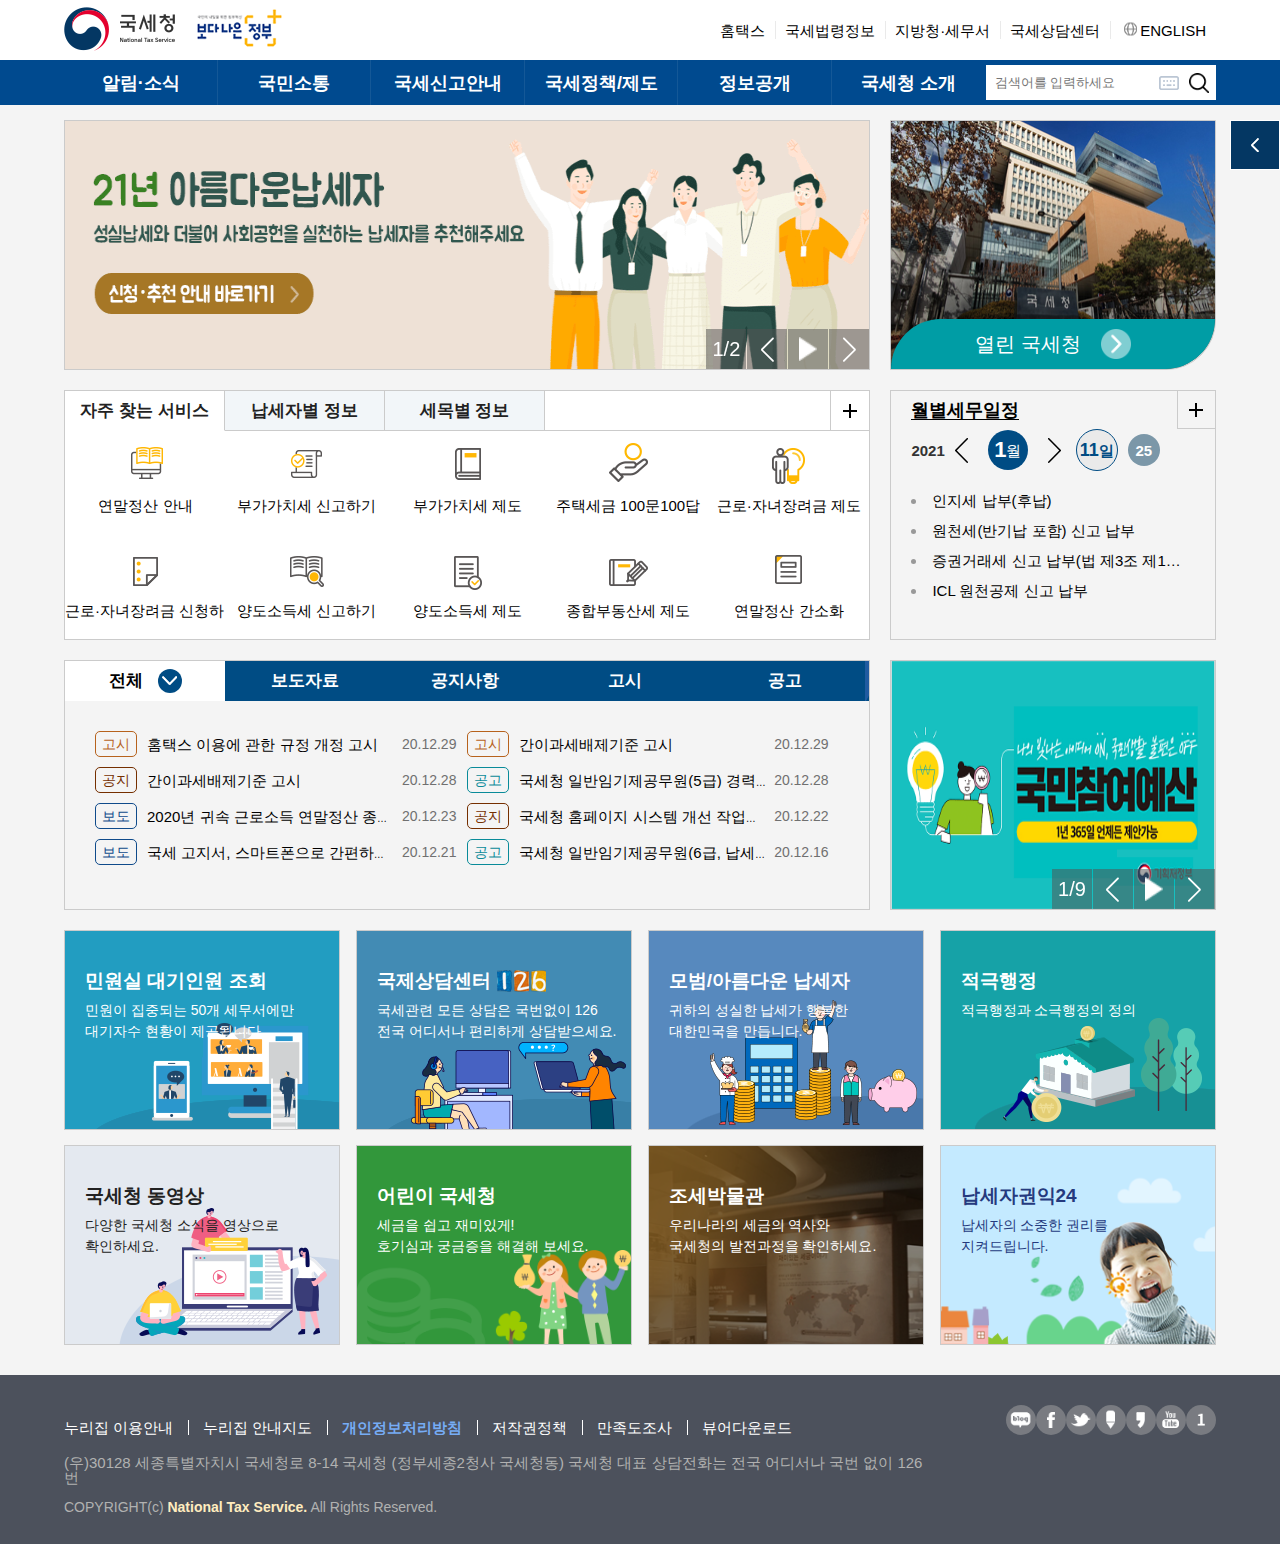
<file: index.html>
<!DOCTYPE html>
<html lang="en">
<head>
   <meta charset="UTF-8">
   <title>TITLE</title>
   <meta name="description" content="DESCRIPTION">
   <link rel="stylesheet" href="css/initial.min.css">
   <link rel="stylesheet" href="css/swiper/swiper-bundle.css">
   <link rel="stylesheet" href="css/swiper/swiper-content.css">
   <link rel="stylesheet" href="css/style.css">
   <script type="text/javascript" src="js/jquery_3.5.1.js"></script>
   <script type="text/javascript" src="js/swiper-bundle.min.js"></script>
   <script type="text/javascript" src="js/common.js"></script>
 </head>
 <body>
   <aside id="aside">
     <span class="asideBtn">
       <img src="img/layout/arrow_open.png" alt="">
     </span>
     <div class="quickMenu">
       <div class="title">
         <a class="asideClose" href=""><img  src="img/layout/arrow_close.png" alt=""></a>
         <h2>바로가기</h2>
       </div>
       <ul>
         <li><a href="">홈택스</a></li>
         <li><a href="">국세상담센터</a></li>
         <li><a href="">국세법령정보</a></li>
         <li><a href="">탈세제보</a></li>
         <li><a href="">국세환급금 찾기</a></li>
         <li><a href="">세무서식</a></li>
         <li><a href="">납세자권익24</a></li>
         <li><a href="">주류면허지원센터</a></li>
         <li><a href="">국세통계</a></li>
         <li><a href="">취업후 학자금상환</a></li>
         <li><a href="">어린이 국세청</a></li>
         <li><a href="">조세박물관</a></li>
         <li><a href="">지방청·세무서</a></li>
       </ul>
     </div>
     <a href="" class="back_top">
       <img src="img/layout/ico_top.png" alt="">
       <p>맨위로</p>
     </a>
   </aside>
   <header id="header">
     <nav id="navTop">
       <div class="innerWrap">
         <div class="hTopLeft">
           <div class="logoBox">
             <a href="index.html"><img src="img/layout/logo1.png" alt=""></a>
             <a href="index.html"><img src="img/layout/logo2.png" alt=""></a>
           </div>
           <ul class="menu">
             <li><a href="">홈택스</a></li>
             <li><a href="">국세법령정보</a></li>
             <li><a href="">지방청·세무서</a></li>
             <li><a href="">국세상담센터</a></li>
             <li><a href="">ENGLISH</a></li>
           </ul>
         </div>
         <div class="hTopRight">
         <div class="snsIcon">
           <img src="img/layout/icon_sns01.png" alt="">
           <img src="img/layout/icon_sns02.png" alt="">
           <img src="img/layout/icon_sns03.png" alt="">
           <img src="img/layout/icon_sns04.png" alt="">
           <img src="img/layout/icon_sns05.png" alt="">
           <img src="img/layout/icon_sns06.png" alt="">
           <img src="img/layout/icon_sns07.png" alt="">
         </div>
         <div class="sizeControl">
           <p>화면크기</p>
           <div class="controlBox">
             <button class="minus" type="button" name="button"></button>
             <button class="default" type="button" name="button"></button>
             <button class="plus" type="button" name="button"></button>
           </div>
         </div>
       </div>
       </div>
     </nav>
     <nav id="navBottom">
       <div class="innerWrap">
         <ul class="mainMenu">
           <li id="hv1" class="mainMenuList">
             <a href="subpage/sub1.html">알림·소식</a>
           </li>
           <li id="hv2" class="mainMenuList">
             <a href="subpage/sub2.html">국민소통</a>
           </li>
           <li id="hv3" class="mainMenuList">
             <a href="subpage/sub3.html">국세신고안내</a>
           </li>
           <li id="hv4" class="mainMenuList">
             <a href="subpage/sub4.html">국세정책/제도</a>
           </li>
           <li id="hv5" class="mainMenuList">
             <a href="subpage/sub5.html">정보공개</a>
           </li>
           <li id="hv6" class="mainMenuList">
             <a href="subpage/sub6.html">국세청 소개</a>
           </li>
         </ul>
         <div class="searchBox">
           <input type="text" placeholder="검색어를 입력하세요">
           <img src="img/layout/icon-keyboard.png" alt="">
           <button type="button" name="button"></button>
         </div>
       </div>
     </nav>
     <nav id="dropMenu">
       <div class="innerWrap">
         <div class="inner">
           <div class="box">
             <ul id="no1" class="submenu">
               <li><a href="">보도자료</a></li>
               <li><a href="">신문기사 모음</a></li>
               <li><a href="">보도해명 자료</a></li>
               <li>
                 <img class="more" src="img/layout/mob_dep_wh.png" alt="">
                 <a href="">고시·공고·행정예고</a>
                 <ul class="innerMenu">
                   <li><a href="">고시</a></li>
                   <li><a href="">공고</a></li>
                   <li><a href="">훈령·고시 행정예고</a></li>
                 </ul>
               </li>
               <li><a href="">공지사항</a></li>
               <li>
                 <img class="more" src="img/layout/mob_dep_wh.png" alt="">
                 <a href="">국세청 소식</a>
                 <ul class="innerMenu">
                   <li><a href="">뉴스레터</a></li>
                   <li><a href="">월간국세</a></li>
                   <li><a href="">사회공헌</a></li>
                 </ul>
               </li>
               <li>
                 <img class="link" src="img/layout/ico_window.png" alt="">
                 <a href="">국세청 동영상</a>
               </li>
               <li>
                 <img class="more" src="img/layout/mob_dep_wh.png" alt="">
                 <a href="">모범·아름다운 납세자</a>
                 <ul class="innerMenu">
                   <li><a href="">모범 납세자</a></li>
                   <li><a href="">아름다운 납세자</a></li>
                 </ul>
               </li>
             </ul>
             <ul id="no2" class="submenu">
               <li><a href="">국세청100배 활용하기<br>가이드맵</a></li>
               <li>
                 <img class="more" src="img/layout/mob_dep_wh.png" alt="">
                 <a href="">규제혁신</a>
                 <ul class="innerMenu">
                   <li><a href="">규제혁신 신문고</a></li>
                   <li><a href="">규제혁신 과제현황</a></li>
                   <li><a href="">심사중인 규제법안</a></li>
                   <li><a href="">부처별 보도자료</a></li>
                   <li><a href="">규제법령 정보</a></li>
                   <li><a href="">규제혁신 홍보자료</a></li>
                   <li><a href="">규제입증 요청</a></li>
                 </ul>
               </li>
               <li>
                 <img class="more" src="img/layout/mob_dep_wh.png" alt="">
                 <a href="">적극행정</a>
                 <ul class="innerMenu">
                   <li><a href="">제도소개</a></li>
                   <li>
                     <img class="link" src="img/layout/ico_window.png" alt="">
                     <a href="">적극행정 국민추천</a>
                   </li>
                   <li>
                     <img class="link" src="img/layout/ico_window.png" alt="">
                     <a href="">소극행정 신고</a>
                   </li>
                   <li><a href="">적극행정 제안</a></li>
                   <li><a href="">적극행정 자료실</a></li>
                   <li><a href="">적극행정 우수공무원</a></li>
                 </ul>
               </li>
               <li>
                 <img class="link" src="img/layout/ico_window.png" alt="">
                 <a href="">광화문1번가<br>국민참여플랫폼</a>
               </li>
             </ul>
             <ul id="no3" class="submenu">
               <li>
                 <a href="">개인신고안내</a>
                 <ul class="innerMenu">
                   <li><a href="">종합소등세</a></li>
                   <li><a href="">주택임대소득</a></li>
                   <li><a href="">종교인소득</a></li>
                   <li><a href="">부가가치세</a></li>
                   <li><a href="">사업장현황신고</a></li>
                   <li><a href="">원천세</a></li>
                   <li><a href="">연말정산</a></li>
                   <li><a href="">양도소득세</a></li>
                   <li><a href="">주택세금 100문100답</a></li>
                   <li><a href="">상속세</a></li>
                   <li><a href="">증여세</a></li>
                   <li><a href="">종합부동산세</a></li>
                   <li><a href="">세금납부 안내</a></li>
                 </ul>
               </li>
               <li>
                 <!-- <img class="more" src="img/layout/mob_dep.png" alt=""> -->
                 <a href="">법인신고안내</a>
                 <ul class="innerMenu">
                   <li><a href="">법인세</a></li>
                   <li><a href="">공익법인</a></li>
                   <li><a href="">부가가치세</a></li>
                   <li><a href="">원천세</a></li>
                   <li><a href="">연말정산</a></li>
                   <li><a href="">종교인소득</a></li>
                   <li><a href="">세금납부 안내</a></li>
                 </ul>
               </li>
             </ul>
             <ul id="no4" class="submenu">
               <li>
                 <img class="more" src="img/layout/mob_dep_wh.png" alt="">
                 <a href="">사업자등록 안내</a>
                 <ul class="innerMenu">
                   <li><a href="">사업자등록 안내</a></li>
                   <li><a href="">사업자등록 신청</a></li>
                   <li><a href="">제출서류 및 교부</a></li>
                   <li><a href="">사업자등록 정정</a></li>
                   <li><a href="">휴·폐업</a></li>
                   <li><a href="">자주묻는 질문 답변</a></li>
                 </ul>
               </li>
               <li>
                 <img class="more" src="img/layout/mob_dep_wh.png" alt="">
                 <a href="">근로·자녀장려금</a>
                 <ul class="innerMenu">
                   <li><a href="">근로장려금 소개</a></li>
                   <li><a href="">자녀장려금 소개</a></li>
                   <li><a href="">근로·자녀장려금 신청자격</a></li>
                   <li><a href="">근로장려금 반기신청·지급</a></li>
                   <li><a href="">주요서식</a></li>
                   <li>
                     <img class="link" src="img/layout/ico_window.png" alt="">
                     <a href="">근로소득간이지급명세서</a>
                   </li>
                   <li><a href="">참고자료실</a></li>
                   <li><a href="">동영상자료실</a></li>
                   <li><a href="">카드뉴스</a></li>
                 </ul>
               </li>
               <li>
                 <img class="more" src="img/layout/mob_dep_wh.png" alt="">
                 <a href="">전자(세금)계산서/<br>현금영수증/신용카드</a>
                 <ul class="innerMenu">
                   <li><a href="">전자세금계산서</a></li>
                   <li><a href="">현금영수증·신용카드</a></li>
                 </ul>
               </li>
               <li>
                 <img class="more" src="img/layout/mob_dep_wh.png" alt="">
                 <a href="">신종업종 세무 안내</a>
                 <ul class="innerMenu">
                   <li><a href="">1인미디어 창작자</a></li>
                   <li><a href="">SNS마켓 사업자</a></li>
                   <li><a href="">공유숙박 사업자</a></li>
                   <li><a href="">자료실</a></li>
                 </ul>
               </li>
               <li>
                 <img class="more" src="img/layout/mob_dep_wh.png" alt="">
                 <a href="">명의신탁주식<br>실소유자 확인안내</a>
                 <ul class="innerMenu">
                   <li><a href="">제도 안내</a></li>
                   <li><a href="">주요서식</a></li>
                   <li><a href="">참고자료실</a></li>
                 </ul>
               </li>
               <li>
                 <img class="more" src="img/layout/mob_dep_wh.png" alt="">
                 <a href="">중소기업<br>세무컨설팅 제도</a>
                 <ul class="innerMenu">
                   <li><a href="">제도 안내</a></li>
                   <li><a href="">신청밥벙</a></li>
                   <li><a href="">세무컨설팅 내용</a></li>
                   <li><a href="">혜택</a></li>
                 </ul>
               </li>
               <li>
                 <img class="more" src="img/layout/mob_dep_wh.png" alt="">
                 <a href="">일본 수출규제<br>피해기업 세정지원</a>
                 <ul class="innerMenu">
                   <li><a href="">세정지원센터</a></li>
                   <li><a href="">지원대상</a></li>
                   <li><a href="">지원항목</a></li>
                   <li><a href="">신청방법</a></li>
                   <li><a href="">자주묻는질문</a></li>
                 </ul>
               </li>
               <li>
                 <img class="more" src="img/layout/mob_dep_wh.png" alt="">
                 <a href="">국제조세정보</a>
                 <ul class="innerMenu">
                   <li><a href="">해외동향 및 세무정보</a></li>
                   <li><a href="">국제조세 주요 신고제도</a></li>
                   <li><a href="">조세조약 및 법령정보</a></li>
                   <li><a href="">자금출처확인서 발급안내</a></li>
                   <li><a href="">발간책자</a></li>
                   <li><a href="">주요서식</a></li>
                   <li><a href="">참고자료실</a></li>
                 </ul>
               </li>
               <li><a href="">조세소송</a></li>
               <li>
                 <img class="more" src="img/layout/mob_dep_wh.png" alt="">
                 <a href="">세법해석 질의 안내</a>
                 <ul class="innerMenu">
                   <li><a href="">세법해석 질의 안내</a></li>
                   <li><a href="">서면질의제도</a></li>
                   <li><a href="">세법해석 사전답변제도</a></li>
                   <li><a href="">신청·답변대상이 아닌 사례</a></li>
                   <li><a href="">자주묻는질문</a></li>
                 </ul>
               </li>
               <li>
                 <img class="more" src="img/layout/mob_dep_wh.png" alt="">
                 <a href="">통합자료실</a>
                 <ul class="innerMenu">
                   <li><a href="">세무서식</a></li>
                   <li><a href="">세무용어사전</a></li>
                   <li><a href="">국세청 프로그램</a></li>
                   <li><a href="">국세청 발간책자</a></li>
                   <li><a href="">자주묻는질문</a></li>
                 </ul>
               </li>
             </ul>
             <ul id="no5" class="submenu">
               <li>
                 <img class="more" src="img/layout/mob_dep_wh.png" alt="">
                 <a href="">정보공개</a>
                 <ul class="innerMenu">
                   <li><a href="">정고공개제도 안내</a></li>
                   <li><a href="">정보목록</a></li>
                   <li>
                     <img class="link" src="img/layout/ico_window.png" alt="">
                     <a href="">정보공개 청구</a>
                   </li>
                   <li><a href="">일반행정정보</a></li>
                   <li><a href="">재정정보 공개</a></li>
                   <li><a href="">예산현황</a></li>
                 </ul>
               </li>
               <li>
                 <img class="more" src="img/layout/mob_dep_wh.png" alt="">
                 <a href="">사전정보공표</a>
                 <ul class="innerMenu">
                   <li><a href="">국민생활에 밀접한<br>국세정보</a></li>
                   <li><a href="">예산정보</a></li>
                   <li><a href="">행정감시정보</a></li>
                   <li><a href="">국세행정 관련 정보</a></li>
                 </ul>
               </li>
               <li>
                 <img class="more" src="img/layout/mob_dep_wh.png" alt="">
                 <a href="">고액 상습체납자 등<br>명단 공개</a>
                 <ul class="innerMenu">
                   <li><a href="">고액 상습체납자 명단 공개</a></li>
                   <li><a href="">조세포탈범 명단 공개</a></li>
                   <li><a href="">해외금융계좌 고액 신고<br>의무 위반자 명단 공개</a></li>
                   <li><a href="">불성실기부금수령단체 명단 공개</a></li>
                 </ul>
               </li>
               <li><a href="">공공데이터 제공</a></li>
               <li><a href="">정책 실명제</a></li>
               <li>
                 <img class="link" src="img/layout/ico_window.png" alt="">
                 <a href="">정책연구보고서</a>
               </li>
               <li>
                 <img class="link" src="img/layout/ico_window.png" alt="">
                 <a href="">국세통계</a>
               </li>
             </ul>
             <ul id="no6" class="submenu">
             <li>
               <img class="more" src="img/layout/mob_dep_wh.png" alt="">
               <a href="">국세청안내</a>
               <ul class="innerMenu">
                 <li><a href="">국세행정 운영방향</a></li>
                 <li>
                   <img class="link" src="img/layout/ico_window.png" alt="">
                   <a href="">대표상담전화</a>
                 </li>
                 <li><a href="">연혁</a></li>
                 <li><a href="">국세청 상징</a></li>
                 <li><a href="">조직과 기능</a></li>
                 <li><a href="">국세청에서 하는 일</a></li>
               </ul>
             </li>
             <li>
               <img class="more" src="img/layout/mob_dep_wh.png" alt="">
               <a href="">열린국세청</a>
               <ul class="innerMenu">
                 <li><a href="">인사말</a></li>
                 <li><a href="">청장과의 대화</a></li>
                 <li><a href="">청장 프로필</a></li>
                 <li><a href="">청장 일정</a></li>
                 <li><a href="">청장 동향</a></li>
                 <li><a href="">차장 프로필</a></li>
                 <li><a href="">역대 청장 소개</a></li>
               </ul>
             </li>
             <li>
               <img class="more" src="img/layout/mob_dep_wh.png" alt="">
               <a href="">국세공무원 소개</a>
               <ul class="innerMenu">
                 <li><a href="">국세공무원이란</a></li>
                 <li><a href="">국세공무원행동강령</a></li>
               </ul>
             </li>
             <li>
               <img class="more" src="img/layout/mob_dep_wh.png" alt="">
               <a href="">전국 세무관서</a>
               <ul class="innerMenu">
                 <li><a href="">지역으로 찾기</a></li>
                 <li><a href="">이름으로 찾기</a></li>
               </ul>
             </li>
             <li><a href="">찾아오시는 길</a></li>
             <li>
               <img class="more" src="img/layout/mob_dep_wh.png" alt="">
               <a href="">인천공항<br>납세지원센터</a>
               <ul class="innerMenu">
                 <li><a href="">민원증명 신청</a></li>
                 <li><a href="">각종 신고서 접수</a></li>
                 <li><a href="">각종 신청 접수</a></li>
                 <li><a href="">기타 이용가능 업무</a></li>
                 <li><a href="">모범납세자 비즈니스센터<br>운영</a></li>
                 <li><a href="">자주묻는 질문 답변</a></li>
                 <li><a href=""></a></li>
               </ul>
             </li>
             <li>
               <img class="link" src="img/layout/ico_window.png" alt="">
               <a href="">세무서 민원실<br>대기인원조회</a>
             </li>
           </ul>
           </div>
           <div class="space"></div>
         </div>
       </div>
     </nav>
     <!-- <div class="bg"></div> -->
   </header>
   <main id="container">
     <div class="innerWrap">
       <section id="section1">
         <div class="contentBox">
           <div class="content left box1">
             <div class="swiper-container1">
                <div class="swiper-wrapper">
                  <div class="swiper-slide">
                    <img src="img/main/mainbanner1.png" alt="">
                  </div>
                  <div class="swiper-slide">
                    <img src="img/main/mainbanner2.png" alt="">
                  </div>
                </div>
                <!-- Add Pagination -->
                <div class="swiper-pagination"></div>
                <!-- Add Arrows -->
                <div class="swiper-button-next"></div>
                <div class="swiper-button-prev"></div>
                <!-- Add control Button -->
                <div class="swiper-control play"></div>
              </div>
           </div>
           <div class="content right box2">
             <img src="img/main/box2.jpg" alt="">
             <a href="">열린 국세청</a>
           </div>
           <div class="content left box3">
             <ul class="tabs">
               <li class="tab-link current" data-tab="tab-1">자주 찾는 서비스</li>
               <li class="tab-link" data-tab="tab-2">납세자별 정보</li>
               <li class="tab-link" data-tab="tab-3">세목별 정보</li>
               <li class="blank"><span class="moreBtn"></span></li>
             </ul>
             <div id="tab-1" class="tab-content current">
               <div class="item">
                 <img src="img/main/icons1_01.png" alt="">
                 <p class="title">연말정산 안내</p>
               </div>
               <div class="item">
                 <img src="img/main/icons1_02.png" alt="">
                 <p class="title">부가가치세 신고하기</p>
               </div>
               <div class="item">
                 <img src="img/main/icons1_03.png" alt="">
                 <p class="title">부가가치세 제도</p>
               </div>
               <div class="item">
                 <img src="img/main/icons1_04.png" alt="">
                 <p class="title">주택세금 100문100답</p>
               </div>
               <div class="item">
                 <img src="img/main/icons1_05.png" alt="">
                 <p class="title">근로·자녀장려금 제도</p>
               </div>
               <div class="item">
                 <img src="img/main/icons1_06.png" alt="">
                 <p class="title">근로·자녀장려금 신청하기</p>
               </div>
               <div class="item">
                 <img src="img/main/icons1_07.png" alt="">
                 <p class="title">양도소득세 신고하기</p>
               </div>
               <div class="item">
                 <img src="img/main/icons1_08.png" alt="">
                 <p class="title">양도소득세 제도</p>
               </div>
               <div class="item">
                 <img src="img/main/icons1_09.png" alt="">
                 <p class="title">종합부동산세 제도</p>
               </div>
               <div class="item">
                 <img src="img/main/icons1_10.png" alt="">
                 <p class="title">연말정산 간소화</p>
               </div>
               <div class="item">
                 <img src="img/main/icons1_11.png" alt="">
                 <p class="title">종합부동산세 신고하기</p>
               </div>
               <div class="item">
                 <img src="img/main/icons1_12.png" alt="">
                 <p class="title">전자세금계산서 발급</p>
               </div>
               <div class="item">
                 <img src="img/main/icons1_13.png" alt="">
                 <p class="title">사업자등록 안내</p>
               </div>
               <div class="item">
                 <img src="img/main/icons1_14.png" alt="">
                 <p class="title">증여세제도</p>
               </div>
               <div class="item">
                 <img src="img/main/icons1_15.png" alt="">
                 <p class="title">상속세제도</p>
               </div>
               <div class="item">
                 <img src="img/main/icons1_16.png" alt="">
                 <p class="title">국세청 동영상</p>
               </div>
               <div class="item">
                 <img src="img/main/icons1_17.png" alt="">
                 <p class="title">탈세제보</p>
               </div>
               <div class="item">
                 <img src="img/main/icons1_18.png" alt="">
                 <p class="title">국세환급금 찾기</p>
               </div>
               <div class="item">
                 <img src="img/main/icons1_19.png" alt="">
                 <p class="title">현금영수증 조회</p>
               </div>
               <div class="item">
                 <img src="img/main/icons1_20.png" alt="">
                 <p class="title">법인세 신고하기</p>
               </div>
               <div class="item">
                 <img src="img/main/icons1_21.png" alt="">
                 <p class="title">사업자등록 신청하기</p>
               </div>
               <div class="item">
                 <img src="img/main/icons1_22.png" alt="">
                 <p class="title">종합소득세 제도</p>
               </div>
               <div class="item">
                 <img src="img/main/icons1_23.png" alt="">
                 <p class="title">종합소득세 신고하기</p>
               </div>
               <div class="item">
                 <img src="img/main/icons1_24.png" alt="">
                 <p class="title">법인세 제도</p>
               </div>
               <div class="item">
                 <img src="img/main/icons1_25.png" alt="">
                 <p class="title">세무서식</p>
               </div>
             </div>
             <div id="tab-2" class="tab-content">
               <div class="item">
                 <img src="img/main/icons2_01.png" alt="">
                 <p class="title">개인사업자</p>
               </div>
               <div class="item">
                 <img src="img/main/icons2_02.png" alt="">
                 <p class="title">법인사업자</p>
               </div>
               <div class="item">
                 <img src="img/main/icons2_03.png" alt="">
                 <p class="title">신규사업자</p>
               </div>
               <div class="item">
                 <img src="img/main/icons2_04.png" alt="">
                 <p class="title">영세사업자</p>
               </div>
               <div class="item">
                 <img src="img/main/icons2_05.png" alt="">
                 <p class="title">근로소득자</p>
               </div>
               <div class="item">
                 <img src="img/main/icons2_06.png" alt="">
                 <p class="title">부동상소득자</p>
               </div>
               <div class="item">
                 <img src="img/main/icons2_07.png" alt="">
                 <p class="title">해외투자자</p>
               </div>
               <div class="item">
                 <img src="img/main/icons2_08.png" alt="">
                 <p class="title">납부안내</p>
               </div>
               <div class="item">
                 <img src="img/main/icons2_09.png" alt="">
                 <p class="title">사업자상태조회</p>
               </div>
               <div class="item">
                 <img src="img/main/icons2_10.png" alt="">
                 <p class="title">민원증명발급</p>
               </div>
             </div>
             <div id="tab-3" class="tab-content">
               <div class="item">
                 <img src="img/main/icons3_01.png" alt="">
                 <p class="title">종합소득세</p>
               </div>
               <div class="item">
                 <img src="img/main/icons3_02.png" alt="">
                 <p class="title">부가가치세</p>
               </div>
               <div class="item">
                 <img src="img/main/icons3_03.png" alt="">
                 <p class="title">원천세</p>
               </div>
               <div class="item">
                 <img src="img/main/icons3_04.png" alt="">
                 <p class="title">연말정산</p>
               </div>
               <div class="item">
                 <img src="img/main/icons3_05.png" alt="">
                 <p class="title">양도소득세</p>
               </div>
               <div class="item">
                 <img src="img/main/icons3_06.png" alt="">
                 <p class="title">상속세</p>
               </div>
               <div class="item">
                 <img src="img/main/icons3_07.png" alt="">
                 <p class="title">증여세</p>
               </div>
               <div class="item">
                 <img src="img/main/icons3_08.png" alt="">
                 <p class="title">종합부동산세</p>
               </div>
               <div class="item">
                 <img src="img/main/icons3_09.png" alt="">
                 <p class="title">법인세</p>
               </div>
               <div class="item">
                 <img src="img/main/icons3_10.png" alt="">
                 <p class="title">공익법인</p>
               </div>
             </div>
           </div>
           <div class="content right box4">
             <div class="boxHd">
               <span class="titleWrap">
                 <h2 class="title">월별세무일정</h2>
               </span>
               <span class="moreBtn">
                 <img src="img/main/btnMore.png" alt="">
               </span>
             </div>
             <div class="schedule">
               <div class="calendar">
                 <span class="year">2021</span>
                 <img class="prev" src="img/main/month_prev.png" alt="">
                 <span class="month"><strong>1</strong>월</span>
                 <img class="next" src="img/main/month_next.png" alt="">
                 <span class="dateS current">11<p class="suffix on">일</p></span>
                 <span class="dateS">25<p class="suffix">일</p></span>
               </div>
               <ul id="li1" class="list current">
                 <li>인지세 납부(후납)</li>
                 <li>원천세(반기납 포함) 신고 납부</li>
                 <li>증권거래세 신고 납부(법 제3조 제1호 및 제2호 납세의무자)</li>
                 <li>ICL 원천공제 신고 납부</li>
               </ul>
               <ul id="li2" class="list">
                 <li>2020.2기 부가가치세 확정신고 납부</li>
                 <li>주세 신고 납부</li>
                 <li>개별소비세(석유류,담배 제외) 신고 납부</li>
                 <li>개별소비세 과세유흥장소 신고 납부</li>
               </ul>
             </div>
           </div>
           <div class="content left box5">
             <ul class="tabs">
               <li class="tab-link current" data-tab="tab-1">전체</li>
               <li class="tab-link" data-tab="tab-2">보도자료</li>
               <li class="tab-link" data-tab="tab-3">공지사항</li>
               <li class="tab-link" data-tab="tab-4">고시</li>
               <li class="tab-link" data-tab="tab-5">공고</li>
               <li class="blank"><span class="moreBtn"></span></li>
             </ul>
             <div id="tab-1" class="tab-content current">
               <ul>
                 <li>
                   <em class="tag notice">고시</em>
                   <a href=""><strong class="lead">홈택스 이용에 관한 규정 개정 고시</strong></a>
                   <span class="date">20.12.29</span>
                 </li>
                 <li>
                   <em class="tag notice">고시</em>
                   <a href=""><strong class="lead">간이과세배제기준 고시</strong></a>
                   <span class="date">20.12.29</span>
                 </li>
                 <li>
                   <em class="tag announcement">공지</em>
                   <a href=""><strong class="lead">간이과세배제기준 고시</strong></a>
                   <span class="date">20.12.28</span>
                 </li>
                 <li>
                   <em class="tag publicNotice">공고</em>
                   <a href=""><strong class="lead">국세청 일반임기제공무원(5급) 경력경쟁채용공고</strong></a>
                   <span class="date">20.12.28</span>
                 </li>
                 <li>
                   <em class="tag news">보도</em>
                   <a href=""><strong class="lead">2020년 귀속 근로소득 연말정산 종합 안내</strong></a>
                   <span class="date">20.12.23</span>
                 </li>
                 <li>
                   <em class="tag announcement">공지</em>
                   <a href=""><strong class="lead">국세청 홈페이지 시스템 개선 작업을 위한 서비스 중단 안내</strong></a>
                   <span class="date">20.12.22</span>
                 </li>
                 <li>
                   <em class="tag news">보도</em>
                   <a href=""><strong class="lead">국세 고지서, 스마트폰으로 간편하게 확인하고 바로 납부</strong></a>
                   <span class="date">20.12.21</span>
                 </li>
                 <li>
                   <em class="tag publicNotice">공고</em>
                   <a href=""><strong class="lead">국세청 일반임기제공무원(6급, 납세자보호분야) 채용공고</strong></a>
                   <span class="date">20.12.16</span>
                 </li>
               </ul>
             </div>
             <div id="tab-2" class="tab-content">
               <ul>
                   <li>
                     <em class="tag news">보도</em>
                     <a href=""><strong class="lead">2020년 귀속 근로소득 연말정산 종합 안내</strong></a>
                     <span class="date">20.12.23</span>
                   </li>
                   <li>
                     <em class="tag news">보도</em>
                     <a href=""><strong class="lead">국제 고지서, 스마트폰으로 간편하게 확인하 바로 납부</strong></a>
                     <span class="date">20.12.21</span>
                   </li>
                   <li>
                     <em class="tag news">보도</em>
                     <a href=""><strong class="lead">현금영수증 의무발행업종 확대 시행</strong></a>
                     <span class="date">20.12.15</span>
                   </li>
                   <li>
                     <em class="tag news">보도</em>
                     <a href=""><strong class="lead">국세청의 K-전자세정, 인도네시아에 진출하다!</strong></a>
                     <span class="date">20.12.14</span>
                   </li>
                   <li>
                     <em class="tag news">보도</em>
                     <a href=""><strong class="lead">2020년 상반기분 근로장려금 4천억원 지급</strong></a>
                     <span class="date">20.12.10</span>
                   </li>
                   <li>
                     <em class="tag news">보도</em>
                     <a href=""><strong class="lead">김대지 국세청장, 제13차 OECD 국세청장 화상회의 참석</strong></a>
                     <span class="date">20.12.08</span>
                   </li>
                   <li>
                     <em class="tag news">보도</em>
                     <a href=""><strong class="lead">부동산 거래관련 세무조사 추진경과 및 향후 계획</strong></a>
                     <span class="date">20.12.07</span>
                   </li>
                   <li>
                     <em class="tag news">보도</em>
                     <a href=""><strong class="lead">국세청, 한국무역보험공사와 모범납세자 우대 업무협약 체결</strong></a>
                     <span class="date">20.12.07</span>
                   </li>
                 </ul>
             </div>
             <div id="tab-3" class="tab-content">
               <ul>
                   <li>
                     <em class="tag announcement">공지</em>
                     <a href=""><strong class="lead">기준경비율 적용 검토표 작성요령 안내</strong></a>
                     <span class="date">20.12.28</span>
                   </li>
                   <li>
                     <em class="tag announcement">공지</em>
                     <a href=""><strong class="lead">국세청 홈페이지 시스템 개선 작업을 위한 서비스 중단 안내</strong></a>
                     <span class="date">20.12.22</span>
                   </li>
                   <li>
                     <em class="tag announcement">공지</em>
                     <a href=""><strong class="lead">20년 근로ㆍ자녀장려금 수급자 체험수기 공모전</strong></a>
                     <span class="date">20.12.14</span>
                   </li>
                   <li>
                     <em class="tag announcement">공지</em>
                     <a href=""><strong class="lead">2020년 9급 채용시험 합격자 임용관계서류 제출안내</strong></a>
                     <span class="date">20.12.11</span>
                   </li>
                   <li>
                     <em class="tag announcement">공지</em>
                     <a href=""><strong class="lead">｢아름다운 납세자｣ 신청･추천 안내</strong></a>
                     <span class="date">20.12.09</span>
                   </li>
                   <li>
                     <em class="tag announcement">공지</em>
                     <a href=""><strong class="lead">2020년 국세청 영상 공모전 수상작</strong></a>
                     <span class="date">20.11.27</span>
                   </li>
                   <li>
                     <em class="tag announcement">공지</em>
                     <a href=""><strong class="lead">국세청 홈페이지 작업안내</strong></a>
                     <span class="date">20.11.27</span>
                   </li>
                   <li>
                     <em class="tag announcement">공지</em>
                     <a href=""><strong class="lead">남양주세무서 이전 안내(20년 12월 14일)</strong></a>
                     <span class="date">20.11.26</span>
                   </li>
                 </ul>
             </div>
             <div id="tab-4" class="tab-content">
               <ul>
                   <li>
                     <em class="tag notice">고시</em>
                     <a href=""><strong class="lead">홈택스 이용에 관한 개정 고시</strong></a>
                     <span class="date">20.12.29</span>
                   </li>
                   <li>
                     <em class="tag notice">고시</em>
                     <a href=""><strong class="lead">간이과세배제기준 고시</strong></a>
                     <span class="date">20.12.29</span>
                   </li>
                   <li>
                     <em class="tag notice">고시</em>
                     <a href=""><strong class="lead">납세조합교부금 지급기준에 관한 개정고시</strong></a>
                     <span class="date">20.12.15</span>
                   </li>
                   <li>
                     <em class="tag notice">고시</em>
                     <a href=""><strong class="lead">현금영수증사업자가 지켜야 할 사항 고시</strong></a>
                     <span class="date">20.12.09</span>
                   </li>
                   <li>
                     <em class="tag notice">고시</em>
                     <a href=""><strong class="lead">연말정산 인터넷 증빙서류에 관한 고시</strong></a>
                     <span class="date">20.09.01</span>
                   </li>
                   <li>
                     <em class="tag notice">고시</em>
                     <a href=""><strong class="lead">소득공제가 되는 신용카드 등 사용금액확인 등에 대한 고시</strong></a>
                     <span class="date">20.09.01</span>
                   </li>
                   <li>
                     <em class="tag notice">고시</em>
                     <a href=""><strong class="lead">농·임·어업용면세유 공급절차 및 면세유류판매업자의 환급(공제) 신청에 따른 감면세액의 환급절차 등 고시</strong></a>
                     <span class="date">20.07.20</span>
                   </li>
                   <li>
                     <em class="tag notice">고시</em>
                     <a href=""><strong class="lead">전자(세금)계산서 시스템을 구축ㆍ운영하는 사업자가 지켜야 할 사항 고시</strong></a>
                     <span class="date">20.07.13</span>
                   </li>
                 </ul>
             </div>
             <div id="tab-5" class="tab-content">
               <ul>
                   <li>
                     <em class="tag publicNotice">공고</em>
                     <a href=""><strong class="lead">국세청 일반임기제공무원(5급) 경력경쟁채용공고</strong></a>
                     <span class="date">20.12.28</span>
                   </li>
                   <li>
                     <em class="tag publicNotice">공고</em>
                     <a href=""><strong class="lead">국세청 일반임기제공무원(6급, 납세자보호분야) 채용공고</strong></a>
                     <span class="date">20.12.16</span>
                   </li>
                   <li>
                     <em class="tag publicNotice">공고</em>
                     <a href=""><strong class="lead">국세상담센터 운영심의회 민간 위원 모집 안내</strong></a>
                     <span class="date">20.12.16</span>
                   </li>
                   <li>
                     <em class="tag publicNotice">공고</em>
                     <a href=""><strong class="lead">일반임기제공무원(7급, 영문에디터) 추가합격자 공고</strong></a>
                     <span class="date">20.12.10</span>
                   </li>
                   <li>
                     <em class="tag publicNotice">공고</em>
                     <a href=""><strong class="lead">조세포탈범 명단공개</strong></a>
                     <span class="date">20.09.06</span>
                   </li>
                   <li>
                     <em class="tag publicNotice">공고</em>
                     <a href=""><strong class="lead">불성실기부금수령단체 명단 공개</strong></a>
                     <span class="date">20.09.06</span>
                   </li>
                   <li>
                     <em class="tag publicNotice">공고</em>
                     <a href=""><strong class="lead">국세청과 그 소속기관 직제 시행규칙 일부개정령(안) 입법예고</strong></a>
                     <span class="date">20.07.04</span>
                   </li>
                   <li>
                     <em class="tag publicNotice">공고</em>
                     <a href=""><strong class="lead">국세청 ｢국세청주류면허지원센터장｣(경력개방형 직위) 공개모집</strong></a>
                     <span class="date">20.07.01</span>
                   </li>
                 </ul>
             </div>
           </div>
           <div class="content right box6">
             <div class="swiper-container1">
                <div class="swiper-wrapper">
                  <div class="swiper-slide">
                    <img src="img/main/slidebanner1_1.png" alt="">
                  </div>
                  <div class="swiper-slide">
                    <img src="img/main/slidebanner1_2.png" alt="">
                  </div>
                  <div class="swiper-slide">
                    <img src="img/main/slidebanner1_3.png" alt="">
                  </div>
                  <div class="swiper-slide">
                    <img src="img/main/slidebanner1_4.png" alt="">
                  </div>
                  <div class="swiper-slide">
                    <img src="img/main/slidebanner1_5.png" alt="">
                  </div>
                  <div class="swiper-slide">
                    <img src="img/main/slidebanner1_6.png" alt="">
                  </div>
                  <div class="swiper-slide">
                    <img src="img/main/slidebanner1_7.png" alt="">
                  </div>
                  <div class="swiper-slide">
                    <img src="img/main/slidebanner1_8.png" alt="">
                  </div>
                  <div class="swiper-slide">
                    <img src="img/main/slidebanner1_9.jpg" alt="">
                  </div>
                </div>
                <!-- Add Pagination -->
                <div class="swiper-pagination"></div>
                <!-- Add Arrows -->
                <div class="swiper-button-next"></div>
                <div class="swiper-button-prev"></div>
                <!-- Add control Button -->
                <div class="swiper-control play"></div>
              </div>
           </div>
         </div>
         <div class="bannerBox">
           <div class="subbanner bn1">
             <a href="">
               <img src="img/main/bgBanner1.png" alt="">
               <div class="info">
                 <h2 class="title">민원실 대기인원 조회</h2>
                 <p class="desc">
                   민원이 집중되는 50개 세무서에만<br>
                   대기자수 현황이 제공됩니다.
                 </p>
               </div>
             </a>
           </div>
           <div class="subbanner bn2">
             <a href="">
               <img src="img/main/bgBanner2.png" alt="">
               <div class="info">
                 <h2 class="title">국제상담센터</h2>
                 <p class="desc">
                   국세관련 모든 상담은 국번없이 126<br>
                   전국 어디서나 편리하게 상담받으세요.
                 </p>
               </div>
             </a>
           </div>
           <div class="subbanner bn3">
             <a href="">
               <img src="img/main/bgBanner3.png" alt="">
               <div class="info">
                 <h2 class="title">모범/아름다운 납세자</h2>
                 <p class="desc">
                   귀하의 성실한 납세가 행복한<br>
                   대한민국을 만듭니다.
                 </p>
               </div>
             </a>
           </div>
           <div class="subbanner bn4">
             <a href="">
               <img src="img/main/bgBanner4.png" alt="">
               <div class="info">
                 <h2 class="title">적극행정</h2>
                 <p class="desc">
                   적극행정과 소극행정의 정의
                 </p>
               </div>
             </a>
           </div>
           <div class="subbanner bn5">
             <a href="">
               <img src="img/main/bgBanner5.png" alt="">
               <div class="info">
                 <h2 class="title">국세청 동영상</h2>
                 <p class="desc">
                   다양한 국세청 소식을 영상으로<br>
                   확인하세요.
                 </p>
               </div>
             </a>
           </div>
           <div class="subbanner bn6">
             <a href="">
               <img src="img/main/bgBanner6.png" alt="">
               <div class="info">
                 <h2 class="title">어린이 국세청</h2>
                 <p class="desc">
                   세금을 쉽고 재미있게!<br>
                   호기심과 궁금증을 해결해 보세요.
                 </p>
               </div>
             </a>
           </div>
           <div class="subbanner bn7">
             <a href="">
               <!-- <img src="img/main/bgBanner7.png" alt=""> -->
               <div class="info">
                 <h2 class="title">
                   조세박물관
                 </h2>
                 <p class="desc">
                   우리나라의 세금의 역사와 <br>
                   국세청의 발전과정을 확인하세요.
                 </p>
               </div>
             </a>
           </div>
           <div class="subbanner bn8">
             <a href="">
               <!-- <img src="img/main/bgBanner8.png" alt=""> -->
               <div class="info">
                 <h2 class="title">납세자권익24</h2>
                 <p class="desc">
                   납세자의 소중한 권리를<br>
                   지켜드립니다.
                 </p>
               </div>
             </a>
           </div>
         </div>
       </section>
       <!-- <section id="section2"></section> -->
     </div>
   </main>
   <footer id="footer">
     <div class="innerWrap">
       <div class="fLeft">
         <div class="f_logo">
           <a href="index.html"><img src="img/layout/footLogo.png" alt=""></a>
         </div>
         <div class="f_info">
         <div class="policy">
           <ul>
             <li><a href="">누리집 이용안내</a></li>
             <li><a href="">누리집 안내지도</a></li>
             <li><a href=""><strong>개인정보처리방침</strong></a></li>
             <li><a href="">저작권정책</a></li>
             <li><a href="">만족도조사</a></li>
             <li><a href="">뷰어다운로드</a></li>
           </ul>
         </div>
           <p class="adress">(우)30128 세종특별자치시 국세청로 8-14 국세청 (정부세종2청사 국세청동) 국세청 대표 상담전화는 전국 어디서나 국번 없이 126번</p>
           <p class="copyright">COPYRIGHT(c) <strong>National Tax Service.</strong> All Rights Reserved.</p>
       </div>
       </div>
       <div class="fright">
         <div class="f_snsIcon">
         <a href="">
           <img src="img/layout/footer_blog.png" alt="">
         </a>
         <a href="">
           <img src="img/layout/footer_facebook.png" alt="">
         </a>
         <a href="">
           <img src="img/layout/footer_twitter.png" alt="">
         </a>
         <a href="">
           <img src="img/layout/footer_post.png" alt="">
         </a>
         <a href="">
           <img src="img/layout/footer_kakao.png" alt="">
         </a>
         <a href="">
           <img src="img/layout/footer_youtube.png" alt="">
         </a>
         <a href="">
           <img src="img/layout/footer_1.png" alt="">
         </a>
       </div>
       </div>
     </div>
   </footer>
   <script>
    var swiper = new Swiper('.swiper-container1', {
      spaceBetween: 0,
      centeredSlides: true,
      loop: true,
      autoplay: {
        delay: 2000,
        disableOnInteraction: false,
      },
      pagination: {
        el: '.swiper-pagination',
        type: 'fraction',
      },
      navigation: {
        nextEl: '.swiper-button-next',
        prevEl: '.swiper-button-prev',
      },
      });
      $(".swiper-control").on('click', function(){
        if( $(".swiper-control").hasClass("play")  == true ){
          $(".swiper-control").removeClass("play").addClass("stop");
          swiper.autoplay.stop();
        }else{
          $(".swiper-control").removeClass("stop").addClass("play");
          swiper.autoplay.start();
        }
    });
  </script>
 </body>
 </html>
</file>
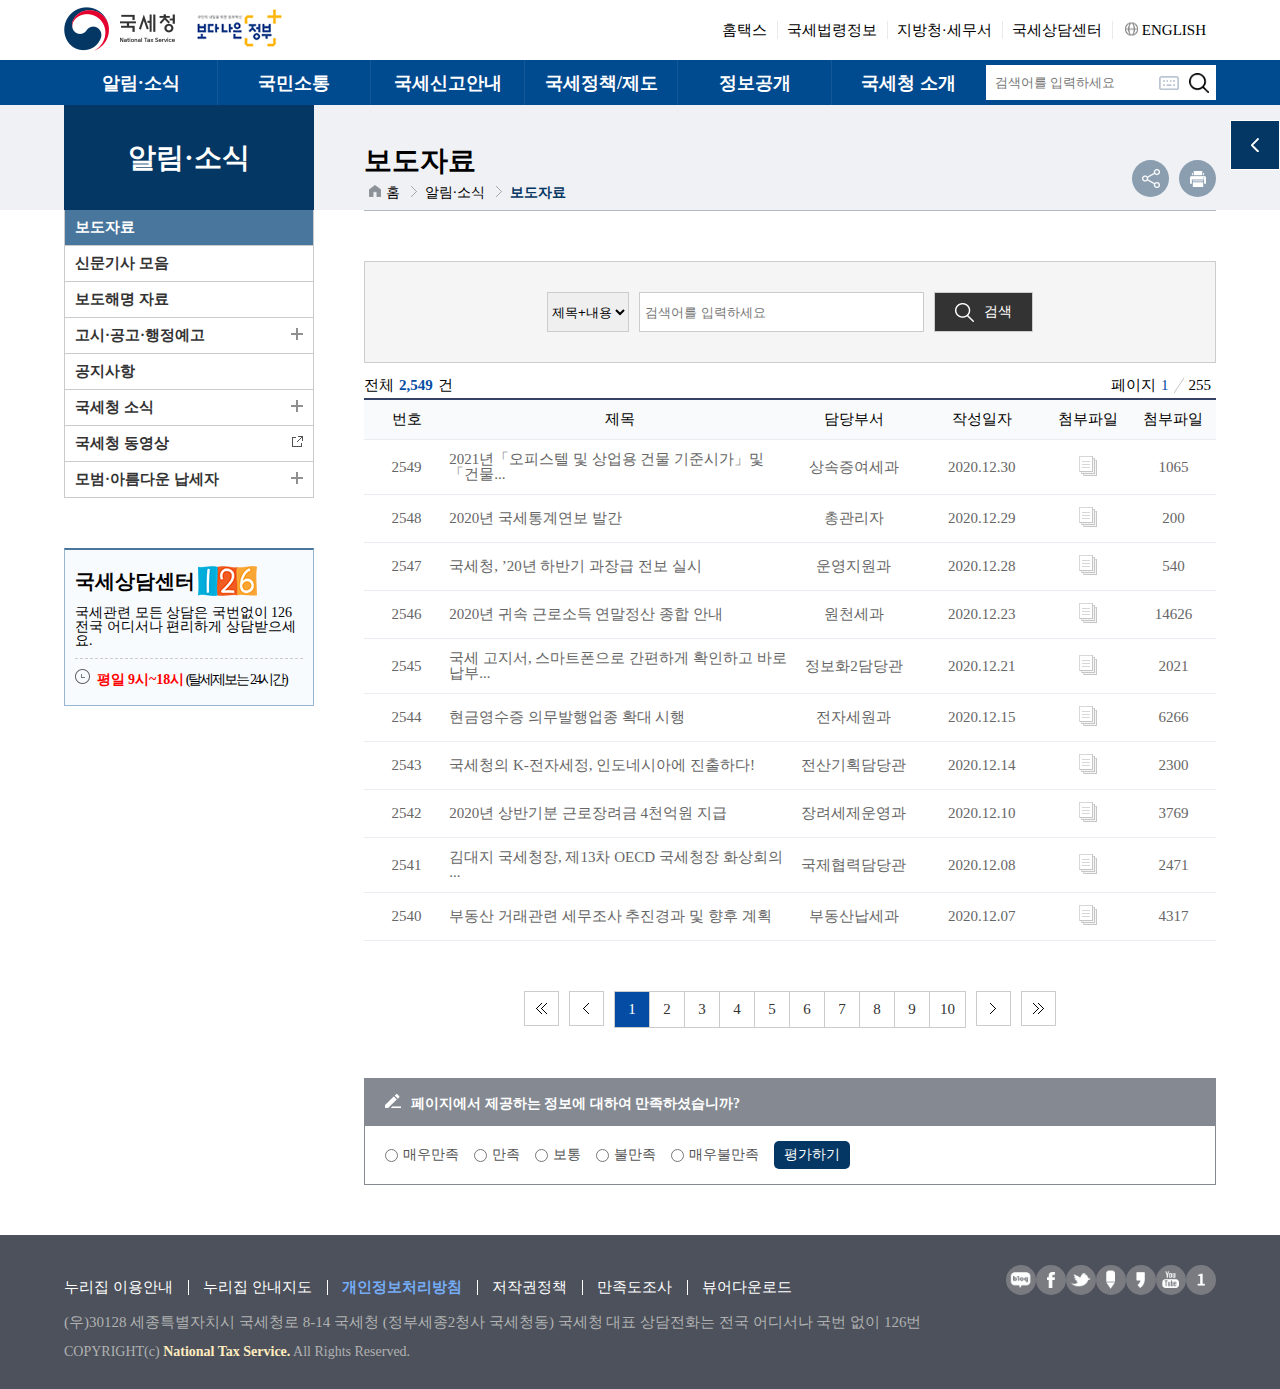
<file: subpage/sub1.html>
<!DOCTYPE html>
<html lang="en">
<head>
   <meta charset="UTF-8">
   <title>sub1</title>
   <meta name="description" content="DESCRIPTION">
   <link rel="stylesheet" href="../css/initial.min.css">
   <link rel="stylesheet" href="../css/style.css">
   <script type="text/javascript" src="../js/jquery_3.5.1.js"></script>
   <script type="text/javascript" src="../js/common.js"></script>
   <script type="text/javascript" src="../js/sublayout.js"></script>
   <script type="text/javascript" src="../js/sub1.js"></script>
 </head>
 <body>
   <aside id="aside">
     <span class="asideBtn">
       <img src="../img/layout/arrow_open.png" alt="">
     </span>
     <div class="quickMenu">
       <div class="title">
         <img class="asideClose" src="../img/layout/arrow_close.png" alt="">
         <h2>바로가기</h2>
       </div>
       <ul>
         <li><a href="">홈택스</a></li>
         <li><a href="">국세상담센터</a></li>
         <li><a href="">국세법령정보</a></li>
         <li><a href="">탈세제보</a></li>
         <li><a href="">국세환급금 찾기</a></li>
         <li><a href="">세무서식</a></li>
         <li><a href="">납세자권익24</a></li>
         <li><a href="">주류면허지원센터</a></li>
         <li><a href="">국세통계</a></li>
         <li><a href="">취업후 학자금상환</a></li>
         <li><a href="">어린이 국세청</a></li>
         <li><a href="">조세박물관</a></li>
         <li><a href="">지방청·세무서</a></li>
       </ul>
     </div>
     <a href="" class="back_top">
       <img src="../img/layout/ico_top.png" alt="">
       <p>맨위로</p>
     </a>
   </aside>
   <header id="header">
     <nav id="navTop">
       <div class="innerWrap">
         <div class="hTopLeft">
           <div class="logoBox">
             <a href="../index.html"><img src="../img/layout/logo1.png" alt=""></a>
             <a href="../index.html"><img src="../img/layout/logo2.png" alt=""></a>
           </div>
           <ul class="menu">
             <li><a href="">홈택스</a></li>
             <li><a href="">국세법령정보</a></li>
             <li><a href="">지방청·세무서</a></li>
             <li><a href="">국세상담센터</a></li>
             <li><a href="">ENGLISH</a></li>
           </ul>
         </div>
         <div class="hTopRight">
         <div class="snsIcon">
           <img src="../img/layout/icon_sns01.png" alt="">
           <img src="../img/layout/icon_sns02.png" alt="">
           <img src="../img/layout/icon_sns03.png" alt="">
           <img src="../img/layout/icon_sns04.png" alt="">
           <img src="../img/layout/icon_sns05.png" alt="">
           <img src="../img/layout/icon_sns06.png" alt="">
           <img src="../img/layout/icon_sns07.png" alt="">
         </div>
         <div class="sizeControl">
           <p>화면크기</p>
           <div class="controlBox">
             <button class="minus" type="button" name="button"></button>
             <button class="default" type="button" name="button"></button>
             <button class="plus" type="button" name="button"></button>
           </div>
         </div>
       </div>
       </div>
     </nav>
     <nav id="navBottom">
       <div class="innerWrap">
         <ul class="mainMenu">
           <li id="hv1" class="mainMenuList">
             <a href="sub1.html">알림·소식</a>
           </li>
           <li id="hv2" class="mainMenuList">
             <a href="sub2.html">국민소통</a>
           </li>
           <li id="hv3" class="mainMenuList">
             <a href="sub3.html">국세신고안내</a>
           </li>
           <li id="hv4" class="mainMenuList">
             <a href="sub4.html">국세정책/제도</a>
           </li>
           <li id="hv5" class="mainMenuList">
             <a href="sub5.html">정보공개</a>
           </li>
           <li id="hv6" class="mainMenuList">
             <a href="sub6.html">국세청 소개</a>
           </li>
         </ul>
         <div class="searchBox">
           <input type="text" placeholder="검색어를 입력하세요">
           <img src="../img/layout/icon-keyboard.png" alt="">
           <button type="button" name="button"></button>
         </div>
       </div>
     </nav>
     <nav id="dropMenu">
       <div class="innerWrap">
         <div class="inner">
           <div class="box">
             <ul id="no1" class="submenu">
               <li><a href="">보도자료</a></li>
               <li><a href="">신문기사 모음</a></li>
               <li><a href="">보도해명 자료</a></li>
               <li>
                 <img class="more" src="../img/layout/mob_dep_wh.png" alt="">
                 <a href="">고시·공고·행정예고</a>
                 <ul class="innerMenu">
                   <li><a href="">고시</a></li>
                   <li><a href="">공고</a></li>
                   <li><a href="">훈령·고시 행정예고</a></li>
                 </ul>
               </li>
               <li><a href="">공지사항</a></li>
               <li>
                 <img class="more" src="../img/layout/mob_dep_wh.png" alt="">
                 <a href="">국세청 소식</a>
                 <ul class="innerMenu">
                   <li><a href="">뉴스레터</a></li>
                   <li><a href="">월간국세</a></li>
                   <li><a href="">사회공헌</a></li>
                 </ul>
               </li>
               <li>
                 <img class="link" src="../img/layout/ico_window.png" alt="">
                 <a href="">국세청 동영상</a>
               </li>
               <li>
                 <img class="more" src="../img/layout/mob_dep_wh.png" alt="">
                 <a href="">모범·아름다운 납세자</a>
                 <ul class="innerMenu">
                   <li><a href="">모범 납세자</a></li>
                   <li><a href="">아름다운 납세자</a></li>
                 </ul>
               </li>
             </ul>
             <ul id="no2" class="submenu">
               <li><a href="">국세청100배 활용하기<br>가이드맵</a></li>
               <li>
                 <img class="more" src="../img/layout/mob_dep_wh.png" alt="">
                 <a href="">규제혁신</a>
                 <ul class="innerMenu">
                   <li><a href="">규제혁신 신문고</a></li>
                   <li><a href="">규제혁신 과제현황</a></li>
                   <li><a href="">심사중인 규제법안</a></li>
                   <li><a href="">부처별 보도자료</a></li>
                   <li><a href="">규제법령 정보</a></li>
                   <li><a href="">규제혁신 홍보자료</a></li>
                   <li><a href="">규제입증 요청</a></li>
                 </ul>
               </li>
               <li>
                 <img class="more" src="../img/layout/mob_dep_wh.png" alt="">
                 <a href="">적극행정</a>
                 <ul class="innerMenu">
                   <li><a href="">제도소개</a></li>
                   <li>
                     <img class="link" src="../img/layout/ico_window.png" alt="">
                     <a href="">적극행정 국민추천</a>
                   </li>
                   <li>
                     <img class="link" src="../img/layout/ico_window.png" alt="">
                     <a href="">소극행정 신고</a>
                   </li>
                   <li><a href="">적극행정 제안</a></li>
                   <li><a href="">적극행정 자료실</a></li>
                   <li><a href="">적극행정 우수공무원</a></li>
                 </ul>
               </li>
               <li>
                 <img class="link" src="../img/layout/ico_window.png" alt="">
                 <a href="">광화문1번가<br>국민참여플랫폼</a>
               </li>
             </ul>
             <ul id="no3" class="submenu">
               <li>
                 <a href="">개인신고안내</a>
                 <ul class="innerMenu">
                   <li><a href="">종합소등세</a></li>
                   <li><a href="">주택임대소득</a></li>
                   <li><a href="">종교인소득</a></li>
                   <li><a href="">부가가치세</a></li>
                   <li><a href="">사업장현황신고</a></li>
                   <li><a href="">원천세</a></li>
                   <li><a href="">연말정산</a></li>
                   <li><a href="">양도소득세</a></li>
                   <li><a href="">주택세금 100문100답</a></li>
                   <li><a href="">상속세</a></li>
                   <li><a href="">증여세</a></li>
                   <li><a href="">종합부동산세</a></li>
                   <li><a href="">세금납부 안내</a></li>
                 </ul>
               </li>
               <li>
                 <!-- <img class="more" src="img/layout/mob_dep.png" alt=""> -->
                 <a href="">법인신고안내</a>
                 <ul class="innerMenu">
                   <li><a href="">법인세</a></li>
                   <li><a href="">공익법인</a></li>
                   <li><a href="">부가가치세</a></li>
                   <li><a href="">원천세</a></li>
                   <li><a href="">연말정산</a></li>
                   <li><a href="">종교인소득</a></li>
                   <li><a href="">세금납부 안내</a></li>
                 </ul>
               </li>
             </ul>
             <ul id="no4" class="submenu">
               <li>
                 <img class="more" src="../img/layout/mob_dep_wh.png" alt="">
                 <a href="">사업자등록 안내</a>
                 <ul class="innerMenu">
                   <li><a href="">사업자등록 안내</a></li>
                   <li><a href="">사업자등록 신청</a></li>
                   <li><a href="">제출서류 및 교부</a></li>
                   <li><a href="">사업자등록 정정</a></li>
                   <li><a href="">휴·폐업</a></li>
                   <li><a href="">자주묻는 질문 답변</a></li>
                 </ul>
               </li>
               <li>
                 <img class="more" src="../img/layout/mob_dep_wh.png" alt="">
                 <a href="">근로·자녀장려금</a>
                 <ul class="innerMenu">
                   <li><a href="">근로장려금 소개</a></li>
                   <li><a href="">자녀장려금 소개</a></li>
                   <li><a href="">근로·자녀장려금 신청자격</a></li>
                   <li><a href="">근로장려금 반기신청·지급</a></li>
                   <li><a href="">주요서식</a></li>
                   <li>
                     <img class="link" src="../img/layout/ico_window.png" alt="">
                     <a href="">근로소득간이지급명세서</a>
                   </li>
                   <li><a href="">참고자료실</a></li>
                   <li><a href="">동영상자료실</a></li>
                   <li><a href="">카드뉴스</a></li>
                 </ul>
               </li>
               <li>
                 <img class="more" src="../img/layout/mob_dep_wh.png" alt="">
                 <a href="">전자(세금)계산서/<br>현금영수증/신용카드</a>
                 <ul class="innerMenu">
                   <li><a href="">전자세금계산서</a></li>
                   <li><a href="">현금영수증·신용카드</a></li>
                 </ul>
               </li>
               <li>
                 <img class="more" src="../img/layout/mob_dep_wh.png" alt="">
                 <a href="">신종업종 세무 안내</a>
                 <ul class="innerMenu">
                   <li><a href="">1인미디어 창작자</a></li>
                   <li><a href="">SNS마켓 사업자</a></li>
                   <li><a href="">공유숙박 사업자</a></li>
                   <li><a href="">자료실</a></li>
                 </ul>
               </li>
               <li>
                 <img class="more" src="../img/layout/mob_dep_wh.png" alt="">
                 <a href="">명의신탁주식<br>실소유자 확인안내</a>
                 <ul class="innerMenu">
                   <li><a href="">제도 안내</a></li>
                   <li><a href="">주요서식</a></li>
                   <li><a href="">참고자료실</a></li>
                 </ul>
               </li>
               <li>
                 <img class="more" src="../img/layout/mob_dep_wh.png" alt="">
                 <a href="">중소기업<br>세무컨설팅 제도</a>
                 <ul class="innerMenu">
                   <li><a href="">제도 안내</a></li>
                   <li><a href="">신청밥벙</a></li>
                   <li><a href="">세무컨설팅 내용</a></li>
                   <li><a href="">혜택</a></li>
                 </ul>
               </li>
               <li>
                 <img class="more" src="../img/layout/mob_dep_wh.png" alt="">
                 <a href="">일본 수출규제<br>피해기업 세정지원</a>
                 <ul class="innerMenu">
                   <li><a href="">세정지원센터</a></li>
                   <li><a href="">지원대상</a></li>
                   <li><a href="">지원항목</a></li>
                   <li><a href="">신청방법</a></li>
                   <li><a href="">자주묻는질문</a></li>
                 </ul>
               </li>
               <li>
                 <img class="more" src="../img/layout/mob_dep_wh.png" alt="">
                 <a href="">국제조세정보</a>
                 <ul class="innerMenu">
                   <li><a href="">해외동향 및 세무정보</a></li>
                   <li><a href="">국제조세 주요 신고제도</a></li>
                   <li><a href="">조세조약 및 법령정보</a></li>
                   <li><a href="">자금출처확인서 발급안내</a></li>
                   <li><a href="">발간책자</a></li>
                   <li><a href="">주요서식</a></li>
                   <li><a href="">참고자료실</a></li>
                 </ul>
               </li>
               <li><a href="">조세소송</a></li>
               <li>
                 <img class="more" src="../img/layout/mob_dep_wh.png" alt="">
                 <a href="">세법해석 질의 안내</a>
                 <ul class="innerMenu">
                   <li><a href="">세법해석 질의 안내</a></li>
                   <li><a href="">서면질의제도</a></li>
                   <li><a href="">세법해석 사전답변제도</a></li>
                   <li><a href="">신청·답변대상이 아닌 사례</a></li>
                   <li><a href="">자주묻는질문</a></li>
                 </ul>
               </li>
               <li>
                 <img class="more" src="../img/layout/mob_dep_wh.png" alt="">
                 <a href="">통합자료실</a>
                 <ul class="innerMenu">
                   <li><a href="">세무서식</a></li>
                   <li><a href="">세무용어사전</a></li>
                   <li><a href="">국세청 프로그램</a></li>
                   <li><a href="">국세청 발간책자</a></li>
                   <li><a href="">자주묻는질문</a></li>
                 </ul>
               </li>
             </ul>
             <ul id="no5" class="submenu">
               <li>
                 <img class="more" src="../img/layout/mob_dep_wh.png" alt="">
                 <a href="">정보공개</a>
                 <ul class="innerMenu">
                   <li><a href="">정고공개제도 안내</a></li>
                   <li><a href="">정보목록</a></li>
                   <li>
                     <img class="link" src="../img/layout/ico_window.png" alt="">
                     <a href="">정보공개 청구</a>
                   </li>
                   <li><a href="">일반행정정보</a></li>
                   <li><a href="">재정정보 공개</a></li>
                   <li><a href="">예산현황</a></li>
                 </ul>
               </li>
               <li>
                 <img class="more" src="../img/layout/mob_dep_wh.png" alt="">
                 <a href="">사전정보공표</a>
                 <ul class="innerMenu">
                   <li><a href="">국민생활에 밀접한<br>국세정보</a></li>
                   <li><a href="">예산정보</a></li>
                   <li><a href="">행정감시정보</a></li>
                   <li><a href="">국세행정 관련 정보</a></li>
                 </ul>
               </li>
               <li>
                 <img class="more" src="../img/layout/mob_dep_wh.png" alt="">
                 <a href="">고액 상습체납자 등<br>명단 공개</a>
                 <ul class="innerMenu">
                   <li><a href="">고액 상습체납자 명단 공개</a></li>
                   <li><a href="">조세포탈범 명단 공개</a></li>
                   <li><a href="">해외금융계좌 고액 신고<br>의무 위반자 명단 공개</a></li>
                   <li><a href="">불성실기부금수령단체 명단 공개</a></li>
                 </ul>
               </li>
               <li><a href="">공공데이터 제공</a></li>
               <li><a href="">정책 실명제</a></li>
               <li>
                 <img class="link" src="../img/layout/ico_window.png" alt="">
                 <a href="">정책연구보고서</a>
               </li>
               <li>
                 <img class="link" src="../img/layout/ico_window.png" alt="">
                 <a href="">국세통계</a>
               </li>
             </ul>
             <ul id="no6" class="submenu">
               <li>
                 <img class="more" src="../img/layout/mob_dep_wh.png" alt="">
                 <a href="">국세청안내</a>
                 <ul class="innerMenu">
                   <li><a href="">국세행정 운영방향</a></li>
                   <li>
                     <img class="link" src="../img/layout/ico_window.png" alt="">
                     <a href="">대표상담전화</a>
                   </li>
                   <li><a href="">연혁</a></li>
                   <li><a href="">국세청 상징</a></li>
                   <li><a href="">조직과 기능</a></li>
                   <li><a href="">국세청에서 하는 일</a></li>
                 </ul>
               </li>
               <li>
                 <img class="more" src="../img/layout/mob_dep_wh.png" alt="">
                 <a href="">열린국세청</a>
                 <ul class="innerMenu">
                   <li><a href="">인사말</a></li>
                   <li><a href="">청장과의 대화</a></li>
                   <li><a href="">청장 프로필</a></li>
                   <li><a href="">청장 일정</a></li>
                   <li><a href="">청장 동향</a></li>
                   <li><a href="">차장 프로필</a></li>
                   <li><a href="">역대 청장 소개</a></li>
                 </ul>
               </li>
               <li>
                 <img class="more" src="../img/layout/mob_dep_wh.png" alt="">
                 <a href="">국세공무원 소개</a>
                 <ul class="innerMenu">
                   <li><a href="">국세공무원이란</a></li>
                   <li><a href="">국세공무원행동강령</a></li>
                 </ul>
               </li>
               <li>
                 <img class="more" src="../img/layout/mob_dep_wh.png" alt="">
                 <a href="">전국 세무관서</a>
                 <ul class="innerMenu">
                   <li><a href="">지역으로 찾기</a></li>
                   <li><a href="">이름으로 찾기</a></li>
                 </ul>
               </li>
               <li><a href="">찾아오시는 길</a></li>
               <li>
                 <img class="more" src="../img/layout/mob_dep_wh.png" alt="">
                 <a href="">인천공항<br>납세지원센터</a>
                 <ul class="innerMenu">
                   <li><a href="">민원증명 신청</a></li>
                   <li><a href="">각종 신고서 접수</a></li>
                   <li><a href="">각종 신청 접수</a></li>
                   <li><a href="">기타 이용가능 업무</a></li>
                   <li><a href="">모범납세자 비즈니스센터<br>운영</a></li>
                   <li><a href="">자주묻는 질문 답변</a></li>
                   <li><a href=""></a></li>
                 </ul>
               </li>
               <li>
                 <img class="link" src="../img/layout/ico_window.png" alt="">
                 <a href="">세무서 민원실<br>대기인원조회</a>
               </li>
             </ul>
           </div>
           <div class="space"></div>
         </div>
       </div>
     </nav>
     <div class="bg"></div>
   </header>
   <main id="container" class="subpage">
     <div class="innerWrap">
       <div id="lnb">
         <h2 class="lnbHd">알림·소식</h2>
         <ul class="lnbBd">
           <li class="on">
             <a href="">보도자료</a>
           </li>
           <li>
             <a href="">신문기사 모음</a>
           </li>
           <li>
             <a href="">보도해명 자료</a>
           </li>
           <li>
             <img class="more" src="../img/sub/ico_plus.png" alt="">
             <a href="">고시·공고·행정예고</a>
             <ul class="innerMenu">
               <li><a href="">고시</a></li>
               <li><a href="">공고</a></li>
               <li><a href="">훈령·고시 행정예고</a></li>
             </ul>
           </li>
           <li>
             <a href="">공지사항</a>
           </li>
           <li>
             <img class="more" src="../img/sub/ico_plus.png" alt="">
             <a href="">국세청 소식</a>
             <ul class="innerMenu">
               <li><a href="">뉴스레터</a></li>
               <li><a href="">월간국세</a></li>
               <li><a href="">사회공헌</a></li>
             </ul>
           </li>
           <li>
             <img class="link" src="../img/sub/ico_window.png" alt="">
             <a href="">국세청 동영상</a>
           </li>
           <li>
             <img class="more" src="../img/sub/ico_plus.png" alt="">
             <a href="">모범·아름다운 납세자</a>
             <ul class="innerMenu">
               <li><a href="">모범 납세자</a></li>
               <li><a href="">아름다운 납세자</a></li>
             </ul>
           </li>
         </ul>
         <div class="lnbBn">
           <h2 class="title">
             국세상담센터
           </h2>
           <p class="desc">
             국세관련 모든 상담은 국번없이 126<br>
             전국 어디서나 편리하게 상담받으세요.
           </p>
           <p class="time">
             <strong>평일 9시~18시</strong> (탈세제보는 24시간)
           </p>
         </div>

       </div>
       <div id="mainContent">
         <div class="contentHd">
           <div class="hdLeft">
             <h2 class="title">보도자료</h2>
             <div class="route">
               <a class="home" href="">홈</a>
               <a href="">알림·소식</a>
               <a class="current" href="">보도자료</a>
             </div>
           </div>
           <div class="hdRight">
             <a href="">
               <img src="../img/sub/share_ico.png" alt="">
             </a>
             <a href="">
               <img src="../img/sub/print_ico.png" alt="">
             </a>
           </div>
         </div>
         <div class="contentBd sub1">
           <div class="searchBox">
             <div class="selectBox">
               <select class="" name="">
                 <option value="">제목+내용</option>
                 <option value="">제목</option>
                 <option value="">내용</option>
               </select>
             </div>
             <input type="text" placeholder="검색어를 입력하세요">
             <button class="btnSearch">검색</button>
           </div>
           <div class="noticeBoard">
             <div class="boardInfo">
               <div class="totalList">
                 <p>전체<strong>2,549</strong>건</p>
               </div>
               <div class="pageNum">
                 <p>페이지</p>
                 <p class="current">1</p>
                 <img src="../img/sub/bbs_pgeNum_se.png" alt="">
                 <p class="total">255</p>
               </div>
             </div>
             <table>
               <thead>
                 <tr>
                   <th class="num">번호</th>
                   <th class="title">제목</th>
                   <th class="department">담당부서</th>
                   <th class="date">작성일자</th>
                   <th class="file">첨부파일</th>
                   <th class="views">첨부파일</th>
                 </tr>
               </thead>
               <tbody>
                 <tr>
                   <td>2549</td>
                   <td><a href="">2021년「오피스텔 및 상업용 건물 기준시가」및 「건물 기준시가 계산방법」정기 고시</a></td>
                   <td>상속증여세과</td>
                   <td>2020.12.30</td>
                   <td><a href=""><img src="../img/sub/ico_file.png" alt=""></a></td>
                   <td>1065</td>
                 </tr>
                 <tr>
                   <td>2548</td>
                   <td><a href="">2020년 국세통계연보 발간</a></td>
                   <td>총관리자	</td>
                   <td>2020.12.29	</td>
                   <td><a href=""><img src="../img/sub/ico_file.png" alt=""></a></td>
                   <td>200</td>
                 </tr>
                 <tr>
                   <td>2547</td>
                   <td><a href="">국세청, ’20년 하반기 과장급 전보 실시</a></td>
                   <td>운영지원과</td>
                   <td>2020.12.28</td>
                   <td><a href=""><img src="../img/sub/ico_file.png" alt=""></a></td>
                   <td>540</td>
                 </tr>
                 <tr>
                   <td>2546</td>
                   <td><a href="">2020년 귀속 근로소득 연말정산 종합 안내</a></td>
                   <td>원천세과</td>
                   <td>2020.12.23</td>
                   <td><a href=""><img src="../img/sub/ico_file.png" alt=""></a></td>
                   <td>14626</td>
                 </tr>
                 <tr>
                   <td>2545</td>
                   <td><a href="">국세 고지서, 스마트폰으로 간편하게 확인하고 바로 납부</a></td>
                   <td>정보화2담당관	</td>
                   <td>2020.12.21</td>
                   <td><a href=""><img src="../img/sub/ico_file.png" alt=""></a></td>
                   <td>2021</td>
                 </tr>
                 <tr>
                   <td>2544</td>
                   <td><a href="">현금영수증 의무발행업종 확대 시행</a></td>
                   <td>전자세원과</td>
                   <td>2020.12.15</td>
                   <td><a href=""><img src="../img/sub/ico_file.png" alt=""></a></td>
                   <td>6266</td>
                 </tr>
                 <tr>
                   <td>2543</td>
                   <td><a href="">국세청의 K-전자세정, 인도네시아에 진출하다!</a></td>
                   <td>전산기획담당관</td>
                   <td>2020.12.14</td>
                   <td><a href=""><img src="../img/sub/ico_file.png" alt=""></a></td>
                   <td>2300</td>
                 </tr>
                 <tr>
                   <td>2542</td>
                   <td><a href="">2020년 상반기분 근로장려금 4천억원 지급</a></td>
                   <td>장려세제운영과</td>
                   <td>2020.12.10</td>
                   <td><a href=""><img src="../img/sub/ico_file.png" alt=""></a></td>
                   <td>3769</td>
                 </tr>
                 <tr>
                   <td>2541</td>
                   <td><a href="">김대지 국세청장, 제13차 OECD 국세청장 화상회의 참석</a></td>
                   <td>국제협력담당관</td>
                   <td>2020.12.08</td>
                   <td><a href=""><img src="../img/sub/ico_file.png" alt=""></a></td>
                   <td>2471</td>
                 </tr>
                 <tr>
                   <td>2540</td>
                   <td><a href="">부동산 거래관련 세무조사 추진경과 및 향후 계획</a></td>
                   <td>부동산납세과</td>
                   <td>2020.12.07</td>
                   <td><a href=""><img src="../img/sub/ico_file.png" alt=""></a></td>
                   <td>4317</td>
                 </tr>
               </tbody>
             </table>
             <div class="pagination">
               <ul>
                 <li><a href=""><img src="../img/sub/bbs_PBarrL2.png" alt=""></a></li>
                 <li><a href=""><img src="../img/sub/bbs_PBarrL1.png" alt=""></a></li>
                 <li>
                   <ul class="numbering">
                     <li><a class="on" href="">1</a></li>
                     <li><a href="">2</a></li>
                     <li><a href="">3</a></li>
                     <li><a href="">4</a></li>
                     <li><a href="">5</a></li>
                     <li><a href="">6</a></li>
                     <li><a href="">7</a></li>
                     <li><a href="">8</a></li>
                     <li><a href="">9</a></li>
                     <li><a href="">10</a></li>
                   </ul>
                 </li>
                 <li><a href=""><img src="../img/sub/bbs_PBarrR1.png" alt=""></a></li>
                 <li><a href=""><img src="../img/sub/bbs_PBarrR2.png" alt=""></a></li>
               </ul>
             </div>
           </div>


         </div>
         <div id="survey">
           <div class="surveyWrap">
             <div class="question">
               <h2>페이지에서 제공하는 정보에 대하여 만족하셨습니까?</h2>
             </div>
             <div class="alist">
               <div class="score">
                 <input type="radio" id="score5" >
                 <label for="score5">매우만족</label>
               </div>
               <div class="score">
                 <input type="radio" id="score4" >
                 <label for="score4">만족</label>
               </div>
               <div class="score">
                 <input type="radio" id="score3" >
                 <label for="score3">보통</label>
               </div>
               <div class="score">
                 <input type="radio" id="score2" >
                 <label for="score2">불만족</label>
               </div>
               <div class="score">
                 <input type="radio" id="score1" >
                 <label for="score1">매우불만족</label>
               </div>
               <div class="submitBtn">
                 <button>평가하기</button>
               </div>
             </div>
           </div>
         </div>
       </div>
     </div>
   </main>
   <footer id="footer">
     <div class="innerWrap">
       <div class="fLeft">
         <div class="f_logo">
           <a href="../index.html"><img src="../img/layout/footLogo.png" alt=""></a>
         </div>
         <div class="f_info">
         <div class="policy">
           <ul>
             <li><a href="">누리집 이용안내</a></li>
             <li><a href="">누리집 안내지도</a></li>
             <li><a href=""><strong>개인정보처리방침</strong></a></li>
             <li><a href="">저작권정책</a></li>
             <li><a href="">만족도조사</a></li>
             <li><a href="">뷰어다운로드</a></li>
           </ul>
         </div>
           <p class="adress">(우)30128 세종특별자치시 국세청로 8-14 국세청 (정부세종2청사 국세청동) 국세청 대표 상담전화는 전국 어디서나 국번 없이 126번</p>
           <p class="copyright">COPYRIGHT(c) <strong>National Tax Service.</strong> All Rights Reserved.</p>
       </div>
       </div>
       <div class="fright">
        <div class="f_snsIcon">
          <a href="">
            <img src="../img/layout/footer_blog.png" alt="">
          </a>
          <a href="">
            <img src="../img/layout/footer_facebook.png" alt="">
          </a>
          <a href="">
            <img src="../img/layout/footer_twitter.png" alt="">
          </a>
          <a href="">
            <img src="../img/layout/footer_post.png" alt="">
          </a>
          <a href="">
            <img src="../img/layout/footer_kakao.png" alt="">
          </a>
          <a href="">
            <img src="../img/layout/footer_youtube.png" alt="">
          </a>
          <a href="">
            <img src="../img/layout/footer_1.png" alt="">
          </a>
        </div>
       </div>
     </div>
   </footer>
 </body>
 </html>
</file>
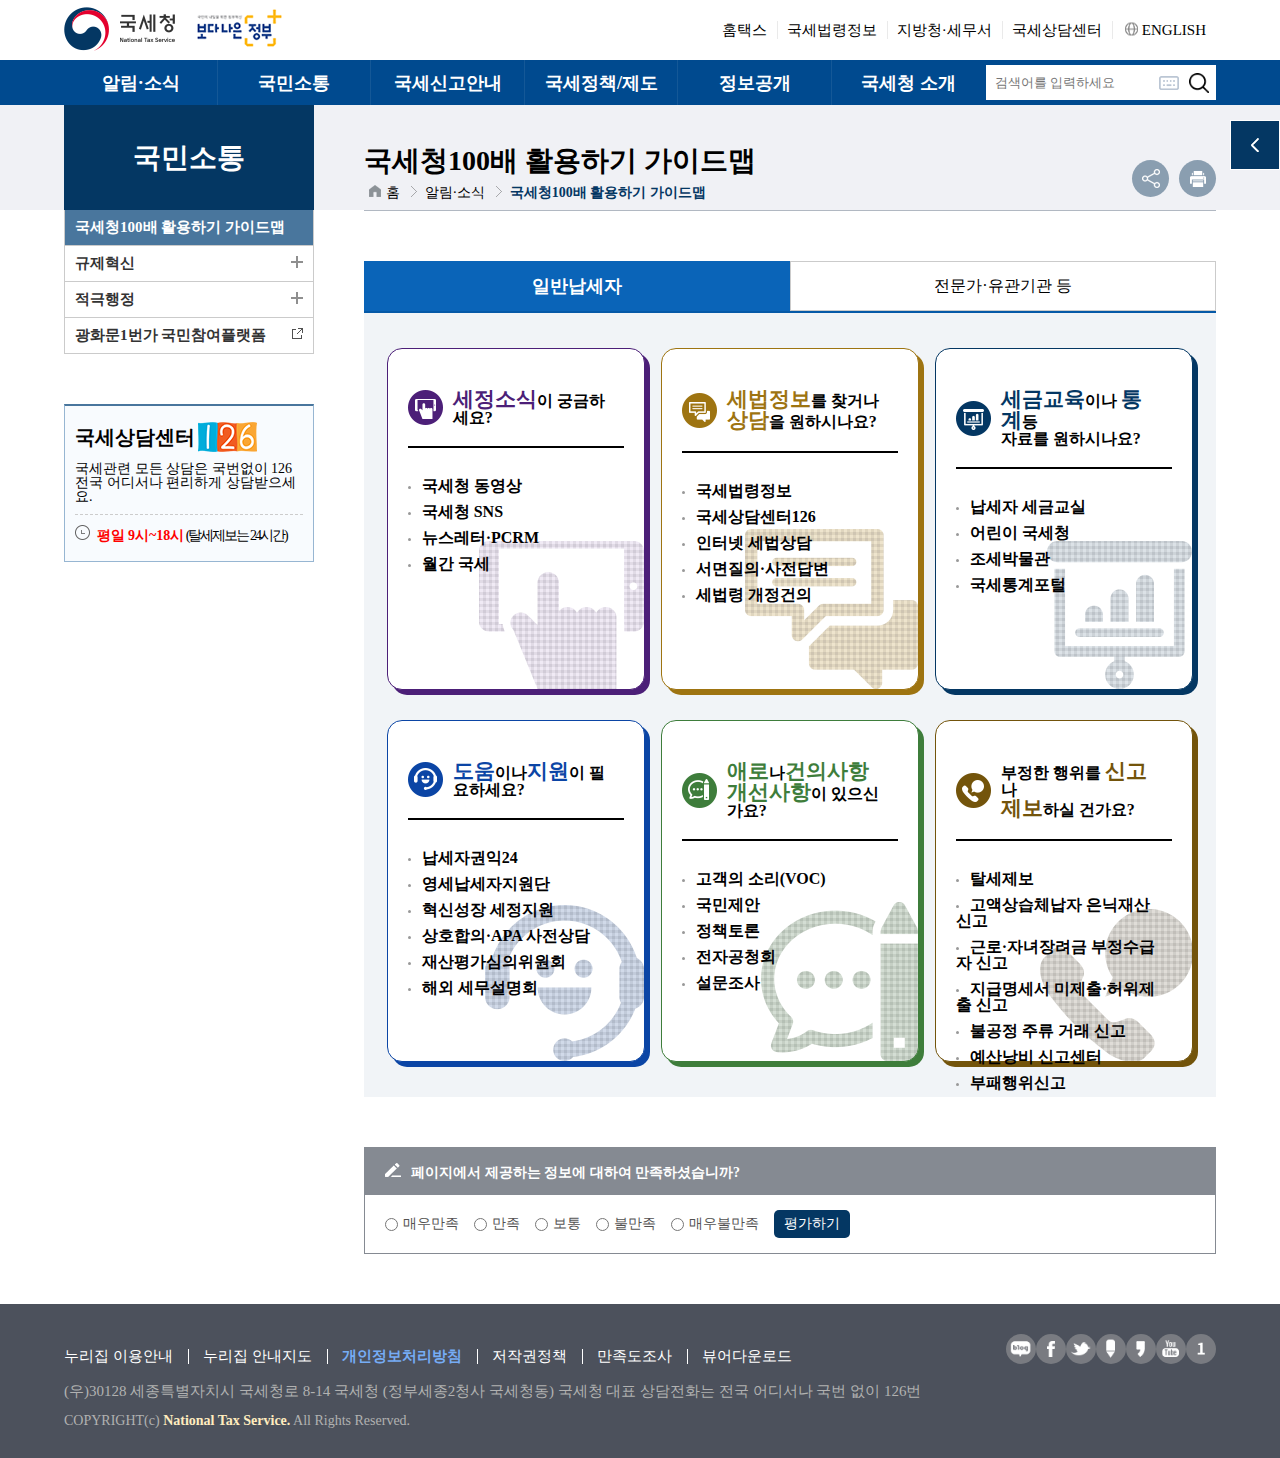
<file: subpage/sub2.html>
<!DOCTYPE html>
<html lang="en">
<head>
   <meta charset="UTF-8">
   <title>sub2</title>
   <meta name="description" content="DESCRIPTION">
   <link rel="stylesheet" href="../css/initial.min.css">
   <link rel="stylesheet" href="../css/style.css">
   <script type="text/javascript" src="../js/jquery_3.5.1.js"></script>
   <script type="text/javascript" src="../js/common.js"></script>
   <script type="text/javascript" src="../js/sublayout.js"></script>
   <script type="text/javascript" src="../js/sub2.js"></script>
 </head>
 <body>
   <aside id="aside">
     <span class="asideBtn">
       <img src="../img/layout/arrow_open.png" alt="">
     </span>
     <div class="quickMenu">
       <div class="title">
         <img class="asideClose" src="../img/layout/arrow_close.png" alt="">
         <h2>바로가기</h2>
       </div>
       <ul>
         <li><a href="">홈택스</a></li>
         <li><a href="">국세상담센터</a></li>
         <li><a href="">국세법령정보</a></li>
         <li><a href="">탈세제보</a></li>
         <li><a href="">국세환급금 찾기</a></li>
         <li><a href="">세무서식</a></li>
         <li><a href="">납세자권익24</a></li>
         <li><a href="">주류면허지원센터</a></li>
         <li><a href="">국세통계</a></li>
         <li><a href="">취업후 학자금상환</a></li>
         <li><a href="">어린이 국세청</a></li>
         <li><a href="">조세박물관</a></li>
         <li><a href="">지방청·세무서</a></li>
       </ul>
     </div>
     <a href="" class="back_top">
       <img src="../img/layout/ico_top.png" alt="">
       <p>맨위로</p>
     </a>
   </aside>
   <header id="header">
     <nav id="navTop">
       <div class="innerWrap">
         <div class="hTopLeft">
           <div class="logoBox">
             <a href="../index.html"><img src="../img/layout/logo1.png" alt=""></a>
             <a href="../index.html"><img src="../img/layout/logo2.png" alt=""></a>
           </div>
           <ul class="menu">
             <li><a href="">홈택스</a></li>
             <li><a href="">국세법령정보</a></li>
             <li><a href="">지방청·세무서</a></li>
             <li><a href="">국세상담센터</a></li>
             <li><a href="">ENGLISH</a></li>
           </ul>
         </div>
         <div class="hTopRight">
         <div class="snsIcon">
           <img src="../img/layout/icon_sns01.png" alt="">
           <img src="../img/layout/icon_sns02.png" alt="">
           <img src="../img/layout/icon_sns03.png" alt="">
           <img src="../img/layout/icon_sns04.png" alt="">
           <img src="../img/layout/icon_sns05.png" alt="">
           <img src="../img/layout/icon_sns06.png" alt="">
           <img src="../img/layout/icon_sns07.png" alt="">
         </div>
         <div class="sizeControl">
           <p>화면크기</p>
           <div class="controlBox">
             <button class="minus" type="button" name="button"></button>
             <button class="default" type="button" name="button"></button>
             <button class="plus" type="button" name="button"></button>
           </div>
         </div>
       </div>
       </div>
     </nav>
     <nav id="navBottom">
       <div class="innerWrap">
         <ul class="mainMenu">
           <li id="hv1" class="mainMenuList">
             <a href="sub1.html">알림·소식</a>
           </li>
           <li id="hv2" class="mainMenuList">
             <a href="sub2.html">국민소통</a>
           </li>
           <li id="hv3" class="mainMenuList">
             <a href="sub3.html">국세신고안내</a>
           </li>
           <li id="hv4" class="mainMenuList">
             <a href="sub4.html">국세정책/제도</a>
           </li>
           <li id="hv5" class="mainMenuList">
             <a href="sub5.html">정보공개</a>
           </li>
           <li id="hv6" class="mainMenuList">
             <a href="sub6.html">국세청 소개</a>
           </li>
         </ul>
         <div class="searchBox">
           <input type="text" placeholder="검색어를 입력하세요">
           <img src="../img/layout/icon-keyboard.png" alt="">
           <button type="button" name="button"></button>
         </div>
       </div>
     </nav>
     <nav id="dropMenu">
       <div class="innerWrap">
         <div class="inner">
           <div class="box">
             <ul id="no1" class="submenu">
               <li><a href="">보도자료</a></li>
               <li><a href="">신문기사 모음</a></li>
               <li><a href="">보도해명 자료</a></li>
               <li>
                 <img class="more" src="../img/layout/mob_dep_wh.png" alt="">
                 <a href="">고시·공고·행정예고</a>
                 <ul class="innerMenu">
                   <li><a href="">고시</a></li>
                   <li><a href="">공고</a></li>
                   <li><a href="">훈령·고시 행정예고</a></li>
                 </ul>
               </li>
               <li><a href="">공지사항</a></li>
               <li>
                 <img class="more" src="../img/layout/mob_dep_wh.png" alt="">
                 <a href="">국세청 소식</a>
                 <ul class="innerMenu">
                   <li><a href="">뉴스레터</a></li>
                   <li><a href="">월간국세</a></li>
                   <li><a href="">사회공헌</a></li>
                 </ul>
               </li>
               <li>
                 <img class="link" src="../img/layout/ico_window.png" alt="">
                 <a href="">국세청 동영상</a>
               </li>
               <li>
                 <img class="more" src="../img/layout/mob_dep_wh.png" alt="">
                 <a href="">모범·아름다운 납세자</a>
                 <ul class="innerMenu">
                   <li><a href="">모범 납세자</a></li>
                   <li><a href="">아름다운 납세자</a></li>
                 </ul>
               </li>
             </ul>
             <ul id="no2" class="submenu">
               <li><a href="">국세청100배 활용하기<br>가이드맵</a></li>
               <li>
                 <img class="more" src="../img/layout/mob_dep_wh.png" alt="">
                 <a href="">규제혁신</a>
                 <ul class="innerMenu">
                   <li><a href="">규제혁신 신문고</a></li>
                   <li><a href="">규제혁신 과제현황</a></li>
                   <li><a href="">심사중인 규제법안</a></li>
                   <li><a href="">부처별 보도자료</a></li>
                   <li><a href="">규제법령 정보</a></li>
                   <li><a href="">규제혁신 홍보자료</a></li>
                   <li><a href="">규제입증 요청</a></li>
                 </ul>
               </li>
               <li>
                 <img class="more" src="../img/layout/mob_dep_wh.png" alt="">
                 <a href="">적극행정</a>
                 <ul class="innerMenu">
                   <li><a href="">제도소개</a></li>
                   <li>
                     <img class="link" src="../img/layout/ico_window.png" alt="">
                     <a href="">적극행정 국민추천</a>
                   </li>
                   <li>
                     <img class="link" src="../img/layout/ico_window.png" alt="">
                     <a href="">소극행정 신고</a>
                   </li>
                   <li><a href="">적극행정 제안</a></li>
                   <li><a href="">적극행정 자료실</a></li>
                   <li><a href="">적극행정 우수공무원</a></li>
                 </ul>
               </li>
               <li>
                 <img class="link" src="../img/layout/ico_window.png" alt="">
                 <a href="">광화문1번가<br>국민참여플랫폼</a>
               </li>
             </ul>
             <ul id="no3" class="submenu">
               <li>
                 <a href="">개인신고안내</a>
                 <ul class="innerMenu">
                   <li><a href="">종합소등세</a></li>
                   <li><a href="">주택임대소득</a></li>
                   <li><a href="">종교인소득</a></li>
                   <li><a href="">부가가치세</a></li>
                   <li><a href="">사업장현황신고</a></li>
                   <li><a href="">원천세</a></li>
                   <li><a href="">연말정산</a></li>
                   <li><a href="">양도소득세</a></li>
                   <li><a href="">주택세금 100문100답</a></li>
                   <li><a href="">상속세</a></li>
                   <li><a href="">증여세</a></li>
                   <li><a href="">종합부동산세</a></li>
                   <li><a href="">세금납부 안내</a></li>
                 </ul>
               </li>
               <li>
                 <!-- <img class="more" src="img/layout/mob_dep.png" alt=""> -->
                 <a href="">법인신고안내</a>
                 <ul class="innerMenu">
                   <li><a href="">법인세</a></li>
                   <li><a href="">공익법인</a></li>
                   <li><a href="">부가가치세</a></li>
                   <li><a href="">원천세</a></li>
                   <li><a href="">연말정산</a></li>
                   <li><a href="">종교인소득</a></li>
                   <li><a href="">세금납부 안내</a></li>
                 </ul>
               </li>
             </ul>
             <ul id="no4" class="submenu">
               <li>
                 <img class="more" src="../img/layout/mob_dep_wh.png" alt="">
                 <a href="">사업자등록 안내</a>
                 <ul class="innerMenu">
                   <li><a href="">사업자등록 안내</a></li>
                   <li><a href="">사업자등록 신청</a></li>
                   <li><a href="">제출서류 및 교부</a></li>
                   <li><a href="">사업자등록 정정</a></li>
                   <li><a href="">휴·폐업</a></li>
                   <li><a href="">자주묻는 질문 답변</a></li>
                 </ul>
               </li>
               <li>
                 <img class="more" src="../img/layout/mob_dep_wh.png" alt="">
                 <a href="">근로·자녀장려금</a>
                 <ul class="innerMenu">
                   <li><a href="">근로장려금 소개</a></li>
                   <li><a href="">자녀장려금 소개</a></li>
                   <li><a href="">근로·자녀장려금 신청자격</a></li>
                   <li><a href="">근로장려금 반기신청·지급</a></li>
                   <li><a href="">주요서식</a></li>
                   <li>
                     <img class="link" src="../img/layout/ico_window.png" alt="">
                     <a href="">근로소득간이지급명세서</a>
                   </li>
                   <li><a href="">참고자료실</a></li>
                   <li><a href="">동영상자료실</a></li>
                   <li><a href="">카드뉴스</a></li>
                 </ul>
               </li>
               <li>
                 <img class="more" src="../img/layout/mob_dep_wh.png" alt="">
                 <a href="">전자(세금)계산서/<br>현금영수증/신용카드</a>
                 <ul class="innerMenu">
                   <li><a href="">전자세금계산서</a></li>
                   <li><a href="">현금영수증·신용카드</a></li>
                 </ul>
               </li>
               <li>
                 <img class="more" src="../img/layout/mob_dep_wh.png" alt="">
                 <a href="">신종업종 세무 안내</a>
                 <ul class="innerMenu">
                   <li><a href="">1인미디어 창작자</a></li>
                   <li><a href="">SNS마켓 사업자</a></li>
                   <li><a href="">공유숙박 사업자</a></li>
                   <li><a href="">자료실</a></li>
                 </ul>
               </li>
               <li>
                 <img class="more" src="../img/layout/mob_dep_wh.png" alt="">
                 <a href="">명의신탁주식<br>실소유자 확인안내</a>
                 <ul class="innerMenu">
                   <li><a href="">제도 안내</a></li>
                   <li><a href="">주요서식</a></li>
                   <li><a href="">참고자료실</a></li>
                 </ul>
               </li>
               <li>
                 <img class="more" src="../img/layout/mob_dep_wh.png" alt="">
                 <a href="">중소기업<br>세무컨설팅 제도</a>
                 <ul class="innerMenu">
                   <li><a href="">제도 안내</a></li>
                   <li><a href="">신청밥벙</a></li>
                   <li><a href="">세무컨설팅 내용</a></li>
                   <li><a href="">혜택</a></li>
                 </ul>
               </li>
               <li>
                 <img class="more" src="../img/layout/mob_dep_wh.png" alt="">
                 <a href="">일본 수출규제<br>피해기업 세정지원</a>
                 <ul class="innerMenu">
                   <li><a href="">세정지원센터</a></li>
                   <li><a href="">지원대상</a></li>
                   <li><a href="">지원항목</a></li>
                   <li><a href="">신청방법</a></li>
                   <li><a href="">자주묻는질문</a></li>
                 </ul>
               </li>
               <li>
                 <img class="more" src="../img/layout/mob_dep_wh.png" alt="">
                 <a href="">국제조세정보</a>
                 <ul class="innerMenu">
                   <li><a href="">해외동향 및 세무정보</a></li>
                   <li><a href="">국제조세 주요 신고제도</a></li>
                   <li><a href="">조세조약 및 법령정보</a></li>
                   <li><a href="">자금출처확인서 발급안내</a></li>
                   <li><a href="">발간책자</a></li>
                   <li><a href="">주요서식</a></li>
                   <li><a href="">참고자료실</a></li>
                 </ul>
               </li>
               <li><a href="">조세소송</a></li>
               <li>
                 <img class="more" src="../img/layout/mob_dep_wh.png" alt="">
                 <a href="">세법해석 질의 안내</a>
                 <ul class="innerMenu">
                   <li><a href="">세법해석 질의 안내</a></li>
                   <li><a href="">서면질의제도</a></li>
                   <li><a href="">세법해석 사전답변제도</a></li>
                   <li><a href="">신청·답변대상이 아닌 사례</a></li>
                   <li><a href="">자주묻는질문</a></li>
                 </ul>
               </li>
               <li>
                 <img class="more" src="../img/layout/mob_dep_wh.png" alt="">
                 <a href="">통합자료실</a>
                 <ul class="innerMenu">
                   <li><a href="">세무서식</a></li>
                   <li><a href="">세무용어사전</a></li>
                   <li><a href="">국세청 프로그램</a></li>
                   <li><a href="">국세청 발간책자</a></li>
                   <li><a href="">자주묻는질문</a></li>
                 </ul>
               </li>
             </ul>
             <ul id="no5" class="submenu">
               <li>
                 <img class="more" src="../img/layout/mob_dep_wh.png" alt="">
                 <a href="">정보공개</a>
                 <ul class="innerMenu">
                   <li><a href="">정고공개제도 안내</a></li>
                   <li><a href="">정보목록</a></li>
                   <li>
                     <img class="link" src="../img/layout/ico_window.png" alt="">
                     <a href="">정보공개 청구</a>
                   </li>
                   <li><a href="">일반행정정보</a></li>
                   <li><a href="">재정정보 공개</a></li>
                   <li><a href="">예산현황</a></li>
                 </ul>
               </li>
               <li>
                 <img class="more" src="../img/layout/mob_dep_wh.png" alt="">
                 <a href="">사전정보공표</a>
                 <ul class="innerMenu">
                   <li><a href="">국민생활에 밀접한<br>국세정보</a></li>
                   <li><a href="">예산정보</a></li>
                   <li><a href="">행정감시정보</a></li>
                   <li><a href="">국세행정 관련 정보</a></li>
                 </ul>
               </li>
               <li>
                 <img class="more" src="../img/layout/mob_dep_wh.png" alt="">
                 <a href="">고액 상습체납자 등<br>명단 공개</a>
                 <ul class="innerMenu">
                   <li><a href="">고액 상습체납자 명단 공개</a></li>
                   <li><a href="">조세포탈범 명단 공개</a></li>
                   <li><a href="">해외금융계좌 고액 신고<br>의무 위반자 명단 공개</a></li>
                   <li><a href="">불성실기부금수령단체 명단 공개</a></li>
                 </ul>
               </li>
               <li><a href="">공공데이터 제공</a></li>
               <li><a href="">정책 실명제</a></li>
               <li>
                 <img class="link" src="../img/layout/ico_window.png" alt="">
                 <a href="">정책연구보고서</a>
               </li>
               <li>
                 <img class="link" src="../img/layout/ico_window.png" alt="">
                 <a href="">국세통계</a>
               </li>
             </ul>
             <ul id="no6" class="submenu">
               <li>
                 <img class="more" src="../img/layout/mob_dep_wh.png" alt="">
                 <a href="">국세청안내</a>
                 <ul class="innerMenu">
                   <li><a href="">국세행정 운영방향</a></li>
                   <li>
                     <img class="link" src="../img/layout/ico_window.png" alt="">
                     <a href="">대표상담전화</a>
                   </li>
                   <li><a href="">연혁</a></li>
                   <li><a href="">국세청 상징</a></li>
                   <li><a href="">조직과 기능</a></li>
                   <li><a href="">국세청에서 하는 일</a></li>
                 </ul>
               </li>
               <li>
                 <img class="more" src="../img/layout/mob_dep_wh.png" alt="">
                 <a href="">열린국세청</a>
                 <ul class="innerMenu">
                   <li><a href="">인사말</a></li>
                   <li><a href="">청장과의 대화</a></li>
                   <li><a href="">청장 프로필</a></li>
                   <li><a href="">청장 일정</a></li>
                   <li><a href="">청장 동향</a></li>
                   <li><a href="">차장 프로필</a></li>
                   <li><a href="">역대 청장 소개</a></li>
                 </ul>
               </li>
               <li>
                 <img class="more" src="../img/layout/mob_dep_wh.png" alt="">
                 <a href="">국세공무원 소개</a>
                 <ul class="innerMenu">
                   <li><a href="">국세공무원이란</a></li>
                   <li><a href="">국세공무원행동강령</a></li>
                 </ul>
               </li>
               <li>
                 <img class="more" src="../img/layout/mob_dep_wh.png" alt="">
                 <a href="">전국 세무관서</a>
                 <ul class="innerMenu">
                   <li><a href="">지역으로 찾기</a></li>
                   <li><a href="">이름으로 찾기</a></li>
                 </ul>
               </li>
               <li><a href="">찾아오시는 길</a></li>
               <li>
                 <img class="more" src="../img/layout/mob_dep_wh.png" alt="">
                 <a href="">인천공항<br>납세지원센터</a>
                 <ul class="innerMenu">
                   <li><a href="">민원증명 신청</a></li>
                   <li><a href="">각종 신고서 접수</a></li>
                   <li><a href="">각종 신청 접수</a></li>
                   <li><a href="">기타 이용가능 업무</a></li>
                   <li><a href="">모범납세자 비즈니스센터<br>운영</a></li>
                   <li><a href="">자주묻는 질문 답변</a></li>
                   <li><a href=""></a></li>
                 </ul>
               </li>
               <li>
                 <img class="link" src="../img/layout/ico_window.png" alt="">
                 <a href="">세무서 민원실<br>대기인원조회</a>
               </li>
             </ul>
           </div>
           <div class="space"></div>
         </div>
       </div>
     </nav>
     <div class="bg"></div>
   </header>
   <main id="container" class="subpage">
     <div class="innerWrap">
       <div id="lnb">
         <h2 class="lnbHd">국민소통</h2>
         <ul class="lnbBd">
           <li class="on">
             <a href="">국세청100배 활용하기 가이드맵</a>
           </li>
           <li>
             <img class="more" src="../img/sub/ico_plus.png" alt="">
             <a href="">규제혁신</a>
             <ul class="innerMenu">
               <li><a href="">규제혁신 신문고</a></li>
               <li><a href="">규제혁신 과제현황</a></li>
               <li><a href="">심사중인 규제법안</a></li>
               <li><a href="">부처별 보도자료</a></li>
               <li><a href="">규제법령 정보</a></li>
               <li><a href="">규제혁신 홍보자료</a></li>
               <li><a href="">규제입증 요청</a></li>
             </ul>
           </li>
           <li>
             <img class="more" src="../img/sub/ico_plus.png" alt="">
             <a href="">적극행정</a>
             <ul class="innerMenu">
               <li><a href="">제도소개</a></li>
               <li>
                 <img class="link" src="../img/sub/ico_window.png" alt="">
                 <a href="">적극행정 국민추천</a>
               </li>
               <li>
                 <img class="link" src="../img/sub/ico_window.png" alt="">
                 <a href="">소극행정 신고</a>
               </li>
               <li><a href="">적극행정 제안</a></li>
               <li><a href="">적극행정 자료실</a></li>
               <li><a href="">적극행정 우수공무원</a></li>
             </ul>
           </li>
           <li>
             <img class="link" src="../img/sub/ico_window.png" alt="">
             <a href="">광화문1번가 국민참여플랫폼</a>
           </li>
         </ul>
         <div class="lnbBn">
           <h2 class="title">
             국세상담센터
           </h2>
           <p class="desc">
             국세관련 모든 상담은 국번없이 126<br>
             전국 어디서나 편리하게 상담받으세요.
           </p>
           <p class="time">
             <strong>평일 9시~18시</strong> (탈세제보는 24시간)
           </p>
         </div>
       </div>
       <div id="mainContent">
         <div class="contentHd">
           <div class="hdLeft">
             <h2 class="title">국세청100배 활용하기 가이드맵</h2>
             <div class="route">
               <a class="home" href="">홈</a>
               <a href="">알림·소식</a>
               <a class="current" href="">국세청100배 활용하기 가이드맵</a>
             </div>
           </div>
           <div class="hdRight">
             <a href="">
               <img src="../img/sub/share_ico.png" alt="">
             </a>
             <a href="">
               <img src="../img/sub/print_ico.png" alt="">
             </a>
           </div>
         </div>
         <div class="contentBd sub2">
           <ul class="tabs">
             <li class="tab-link current" data-tab="tab-1">일반납세자</li>
             <li class="tab-link" data-tab="tab-2">전문가·유관기관 등</li>
           </ul>
           <div id="tab-1" class="tab-content current">
             <div class="item" data-color="#4c1f78">
               <div class="hdBox">
                 <img src="../img/sub/guideMap_box_ico01.png" alt="">
                 <h2 class="title"><strong>세정소식</strong>이 궁금하세요?</h2>
               </div>
               <ul class="bdBox">
                 <li><a href="">국세청 동영상</a></li>
                 <li><a href="">국세청 SNS</a></li>
                 <li><a href="">뉴스레터·PCRM</a></li>
                 <li><a href="">월간 국세</a></li>
               </ul>
             </div>
             <div class="item" data-color="#9e7411">
               <div class="hdBox">
                 <img src="../img/sub/guideMap_box_ico02.png" alt="">
                 <h2 class="title"><strong>세법정보</strong>를 찾거나<br><strong>상담</strong>을 원하시나요?</h2>
               </div>
               <ul class="bdBox">
                 <li><a href="">국세법령정보</a></li>
                 <li><a href="">국세상담센터126</a></li>
                 <li><a href="">인터넷 세법상담</a></li>
                 <li><a href="">서면질의·사전답변</a></li>
                 <li><a href="">세법령 개정건의</a></li>
               </ul>
             </div>
             <div class="item" data-color="#043763">
               <div class="hdBox">
                 <img src="../img/sub/guideMap_box_ico03.png" alt="">
                 <h2 class="title"><strong>세금교육</strong>이나 <strong>통계</strong>등<br>자료를 원하시나요?</h2>
               </div>
               <ul class="bdBox">
                 <li><a href="">납세자 세금교실</a></li>
                 <li><a href="">어린이 국세청</a></li>
                 <li><a href="">조세박물관</a></li>
                 <li><a href="">국세통계포털</a></li>
               </ul>
             </div>
             <div class="item" data-color="#0b45a5">
               <div class="hdBox">
                 <img src="../img/sub/guideMap_box_ico04.png" alt="">
                 <h2 class="title"><strong>도움</strong>이나<strong>지원</strong>이 필요하세요?</h2>
               </div>
               <ul class="bdBox">
                 <li><a href="">납세자권익24</a></li>
                 <li><a href="">영세납세자지원단</a></li>
                 <li><a href="">혁신성장 세정지원</a></li>
                 <li><a href="">상호합의·APA 사전상담</a></li>
                 <li><a href="">재산평가심의위원회</a></li>
                 <li><a href="">해외 세무설명회</a></li>
               </ul>
             </div>
             <div class="item" data-color="#3e7d3b">
               <div class="hdBox">
                 <img src="../img/sub/guideMap_box_ico05.png" alt="">
                 <h2 class="title"><strong>애로</strong>나<strong>건의사항<br>개선사항</strong>이 있으신가요?</h2>
               </div>
               <ul class="bdBox">
                 <li><a href="">고객의 소리(VOC)</a></li>
                 <li><a href="">국민제안</a></li>
                 <li><a href="">정책토론</a></li>
                 <li><a href="">전자공청회</a></li>
                 <li><a href="">설문조사</a></li>
               </ul>
             </div>
             <div class="item" data-color="#73540b">
               <div class="hdBox">
                 <img src="../img/sub/guideMap_box_ico06.png" alt="">
                 <h2 class="title">부정한 행위를 <strong>신고</strong>나<br><strong>제보</strong>하실 건가요?</h2>
               </div>
               <ul class="bdBox">
                 <li><a href="">탈세제보</a></li>
                 <li><a href="">고액상습체납자 은닉재산신고</a></li>
                 <li><a href="">근로·자녀장려금 부정수급자 신고</a></li>
                 <li><a href="">지급명세서 미제출·허위제출 신고</a></li>
                 <li><a href="">불공정 주류 거래 신고</a></li>
                 <li><a href="">예산낭비 신고센터</a></li>
                 <li><a href="">부패행위신고</a></li>
               </ul>
             </div>
           </div>
           <div id="tab-2" class="tab-content">
             <div class="item" data-color="#4c1f78">
               <div class="hdBox">
                 <img src="../img/sub/guideMap_box_ico01.png" alt="">
                 <h2 class="title"><strong>교육연구</strong>이 궁금하세요?</h2>
               </div>
               <ul class="bdBox">
                 <li><a href="">국세통계센터</a></li>
                 <li><a href="">주류제조아카데미</a></li>
                 <li><a href="">금융정보자동교환 설명회</a></li>
                 <li><a href="">해외세정책자</a></li>
               </ul>
             </div>
             <div class="item" data-color="#9e7411">
               <div class="hdBox">
                 <img src="../img/sub/guideMap_box_page02_ico02.png" alt="">
                 <h2 class="title"><strong>분야별 간담회</strong></h2>
               </div>
               <ul class="bdBox">
                 <li><a href="">성실신고 간담회</a></li>
                 <li><a href="">금융기관 간담회</a></li>
                 <li><a href="">지급명세서 개발자 간담회</a></li>
                 <li><a href="">현금영수증 사업자 간담회</a></li>
                 <li><a href="">주류업단체 간담회</a></li>
               </ul>
             </div>
             <div class="item" data-color="#043763">
               <div class="hdBox">
                 <img src="../img/sub/guideMap_box_page02_ico03.png" alt="">
                 <h2 class="title"><strong>세정 발전</strong></h2>
               </div>
               <ul class="bdBox">
                 <li><a href="">국세행정개혁위원회</a></li>
                 <li><a href="">국세행정포럼</a></li>
                 <li><a href="">민생지원 소통추진단</a></li>
                 <li><a href="">국세법령해석심의위원회</a></li>
               </ul>
             </div>
           </div>
         </div>
         <div id="survey">
           <div class="surveyWrap">
             <div class="question">
               <h2>페이지에서 제공하는 정보에 대하여 만족하셨습니까?</h2>
             </div>
             <div class="alist">
               <div class="score">
                 <input type="radio" id="score5" >
                 <label for="score5">매우만족</label>
               </div>
               <div class="score">
                 <input type="radio" id="score4" >
                 <label for="score4">만족</label>
               </div>
               <div class="score">
                 <input type="radio" id="score3" >
                 <label for="score3">보통</label>
               </div>
               <div class="score">
                 <input type="radio" id="score2" >
                 <label for="score2">불만족</label>
               </div>
               <div class="score">
                 <input type="radio" id="score1" >
                 <label for="score1">매우불만족</label>
               </div>
               <div class="submitBtn">
                 <button>평가하기</button>
               </div>
             </div>
           </div>
         </div>
       </div>
     </div>
   </main>
   <footer id="footer">
     <div class="innerWrap">
       <div class="fLeft">
         <div class="f_logo">
           <a href="../index.html"><img src="../img/layout/footLogo.png" alt=""></a>
         </div>
         <div class="f_info">
         <div class="policy">
           <ul>
             <li><a href="">누리집 이용안내</a></li>
             <li><a href="">누리집 안내지도</a></li>
             <li><a href=""><strong>개인정보처리방침</strong></a></li>
             <li><a href="">저작권정책</a></li>
             <li><a href="">만족도조사</a></li>
             <li><a href="">뷰어다운로드</a></li>
           </ul>
         </div>
           <p class="adress">(우)30128 세종특별자치시 국세청로 8-14 국세청 (정부세종2청사 국세청동) 국세청 대표 상담전화는 전국 어디서나 국번 없이 126번</p>
           <p class="copyright">COPYRIGHT(c) <strong>National Tax Service.</strong> All Rights Reserved.</p>
       </div>
       </div>
       <div class="fright">
        <div class="f_snsIcon">
          <a href="">
            <img src="../img/layout/footer_blog.png" alt="">
          </a>
          <a href="">
            <img src="../img/layout/footer_facebook.png" alt="">
          </a>
          <a href="">
            <img src="../img/layout/footer_twitter.png" alt="">
          </a>
          <a href="">
            <img src="../img/layout/footer_post.png" alt="">
          </a>
          <a href="">
            <img src="../img/layout/footer_kakao.png" alt="">
          </a>
          <a href="">
            <img src="../img/layout/footer_youtube.png" alt="">
          </a>
          <a href="">
            <img src="../img/layout/footer_1.png" alt="">
          </a>
        </div>
       </div>
     </div>
   </footer>
 </body>
 </html>
</file>
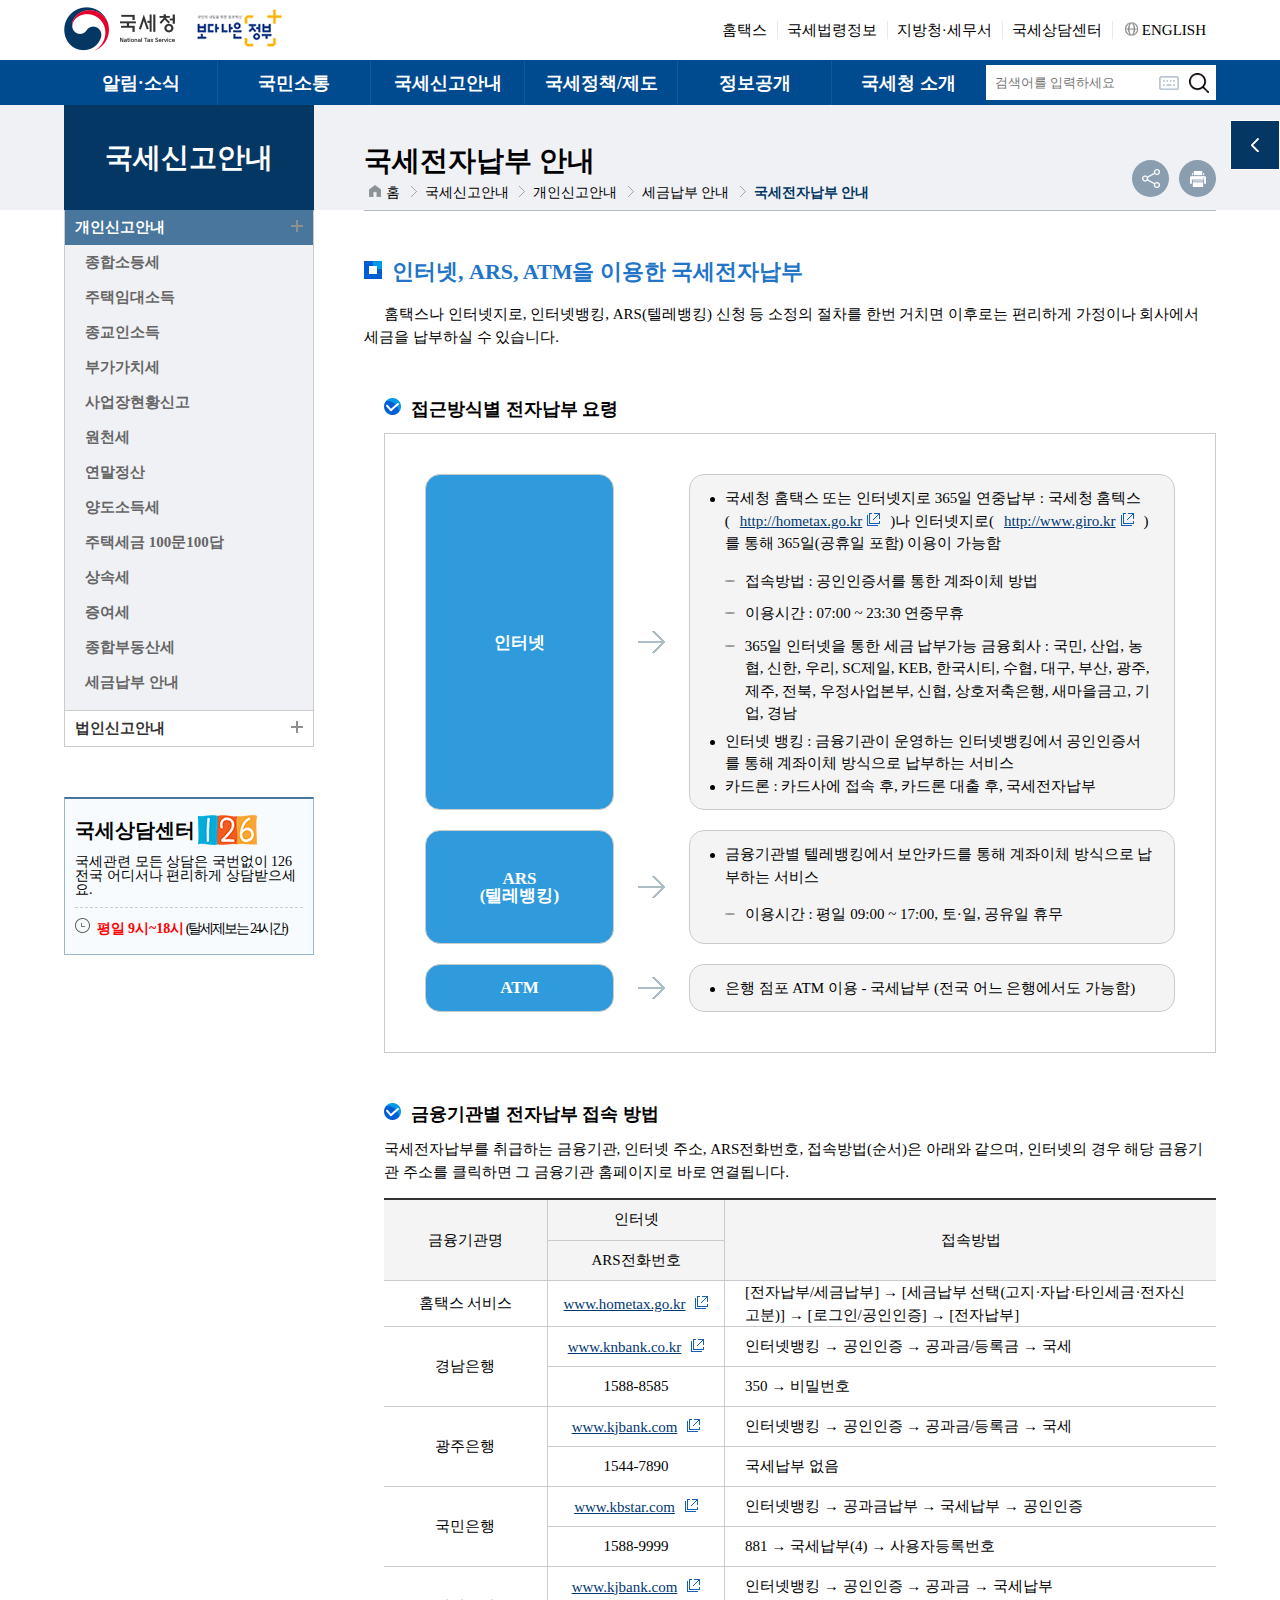
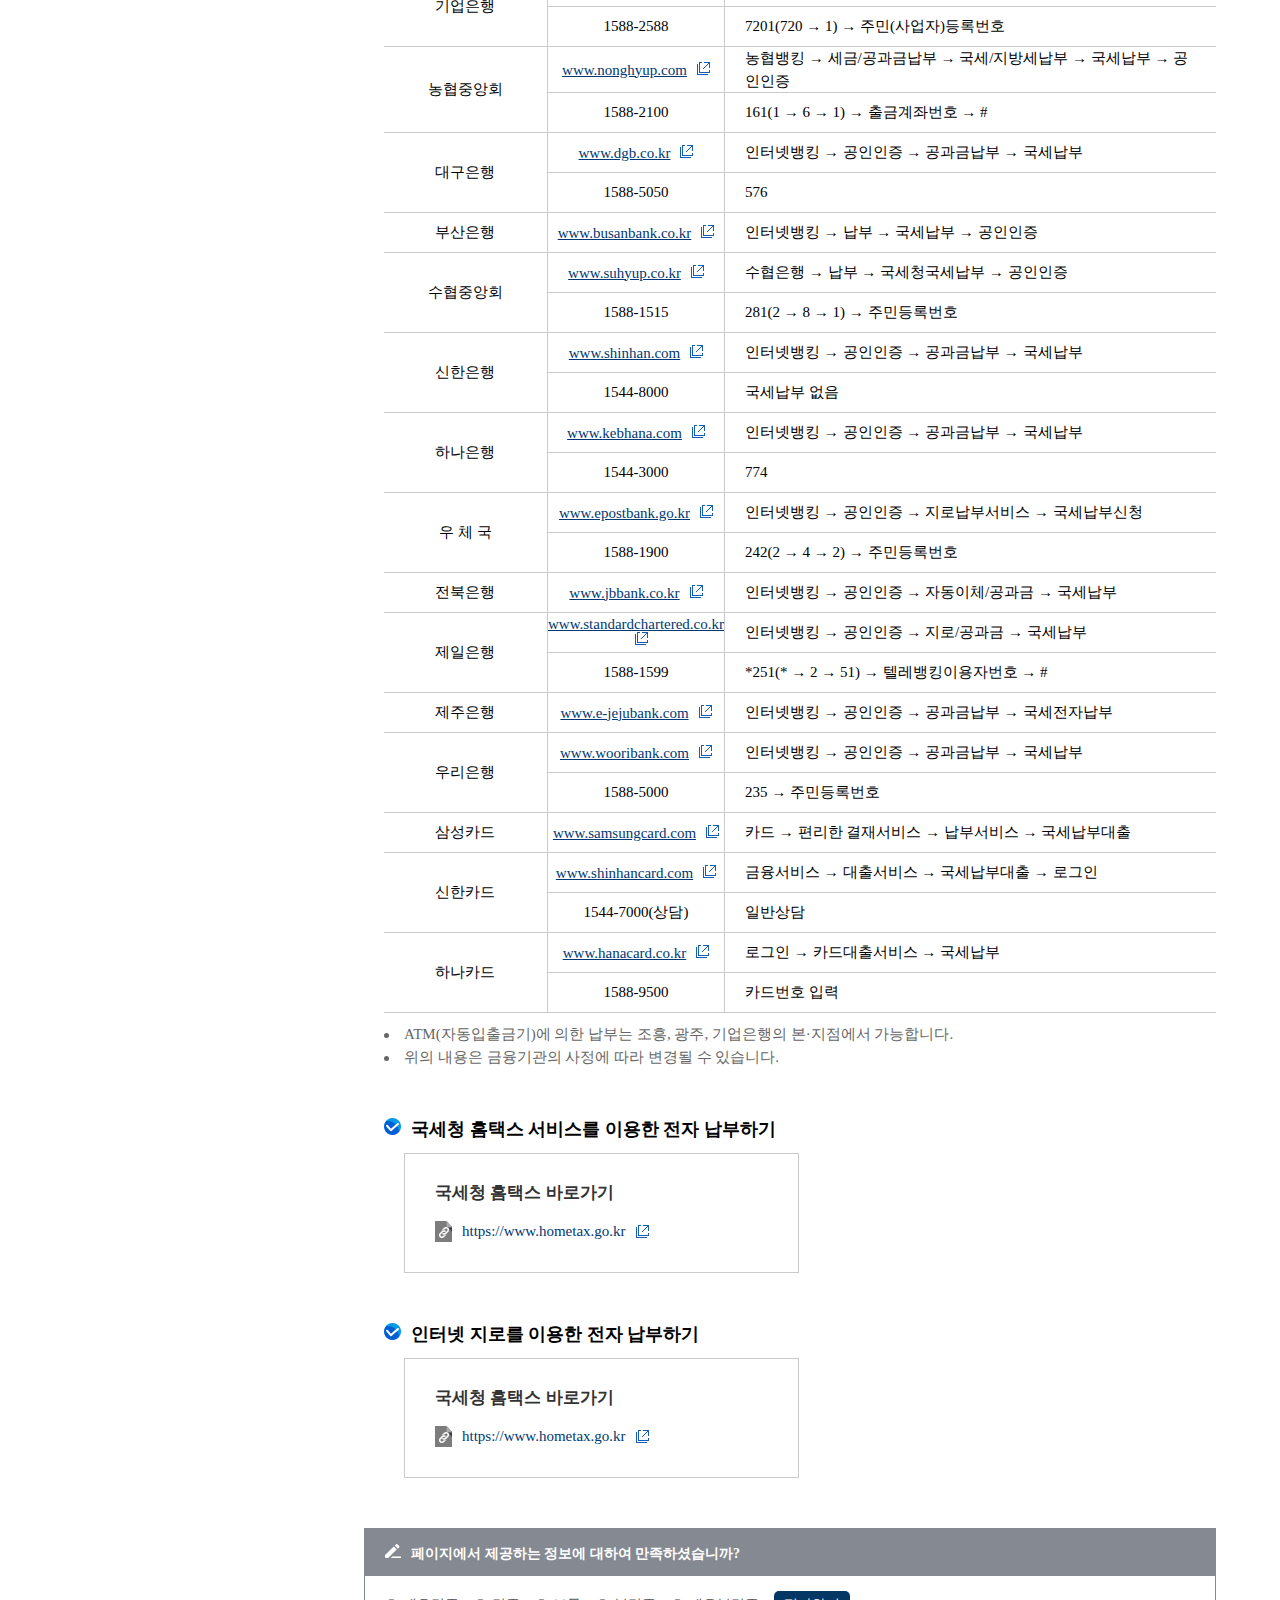
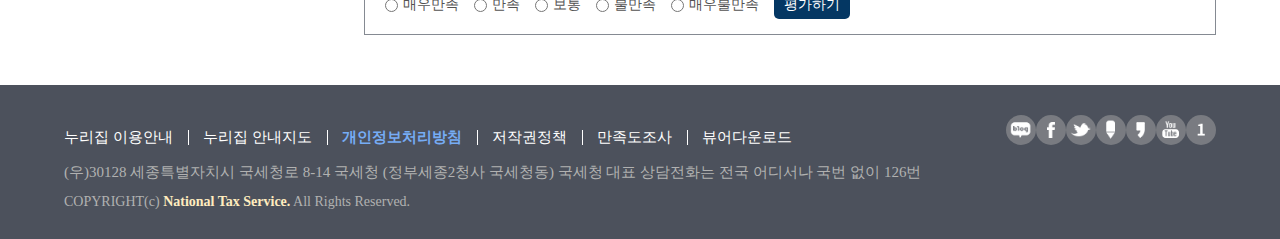
<file: subpage/sub3.html>
<!DOCTYPE html>
<html lang="en">
<head>
   <meta charset="UTF-8">
   <title>sub3</title>
   <meta name="description" content="DESCRIPTION">
   <link rel="stylesheet" href="../css/initial.min.css">
   <link rel="stylesheet" href="../css/style.css">
   <script type="text/javascript" src="../js/jquery_3.5.1.js"></script>
   <script type="text/javascript" src="../js/common.js"></script>
   <script type="text/javascript" src="../js/sublayout.js"></script>
   <script type="text/javascript" src="../js/sub3.js"></script>
 </head>
 <body>
   <aside id="aside">
     <span class="asideBtn">
       <img src="../img/layout/arrow_open.png" alt="">
     </span>
     <div class="quickMenu">
       <div class="title">
         <img class="asideClose" src="../img/layout/arrow_close.png" alt="">
         <h2>바로가기</h2>
       </div>
       <ul>
         <li><a href="">홈택스</a></li>
         <li><a href="">국세상담센터</a></li>
         <li><a href="">국세법령정보</a></li>
         <li><a href="">탈세제보</a></li>
         <li><a href="">국세환급금 찾기</a></li>
         <li><a href="">세무서식</a></li>
         <li><a href="">납세자권익24</a></li>
         <li><a href="">주류면허지원센터</a></li>
         <li><a href="">국세통계</a></li>
         <li><a href="">취업후 학자금상환</a></li>
         <li><a href="">어린이 국세청</a></li>
         <li><a href="">조세박물관</a></li>
         <li><a href="">지방청·세무서</a></li>
       </ul>
     </div>
     <a href="" class="back_top">
       <img src="../img/layout/ico_top.png" alt="">
       <p>맨위로</p>
     </a>
   </aside>
   <header id="header">
     <nav id="navTop">
       <div class="innerWrap">
         <div class="hTopLeft">
           <div class="logoBox">
             <a href="../index.html"><img src="../img/layout/logo1.png" alt=""></a>
             <a href="../index.html"><img src="../img/layout/logo2.png" alt=""></a>
           </div>
           <ul class="menu">
             <li><a href="">홈택스</a></li>
             <li><a href="">국세법령정보</a></li>
             <li><a href="">지방청·세무서</a></li>
             <li><a href="">국세상담센터</a></li>
             <li><a href="">ENGLISH</a></li>
           </ul>
         </div>
         <div class="hTopRight">
         <div class="snsIcon">
           <img src="../img/layout/icon_sns01.png" alt="">
           <img src="../img/layout/icon_sns02.png" alt="">
           <img src="../img/layout/icon_sns03.png" alt="">
           <img src="../img/layout/icon_sns04.png" alt="">
           <img src="../img/layout/icon_sns05.png" alt="">
           <img src="../img/layout/icon_sns06.png" alt="">
           <img src="../img/layout/icon_sns07.png" alt="">
         </div>
         <div class="sizeControl">
           <p>화면크기</p>
           <div class="controlBox">
             <button class="minus" type="button" name="button"></button>
             <button class="default" type="button" name="button"></button>
             <button class="plus" type="button" name="button"></button>
           </div>
         </div>
       </div>
       </div>
     </nav>
     <nav id="navBottom">
       <div class="innerWrap">
         <ul class="mainMenu">
           <li id="hv1" class="mainMenuList">
             <a href="sub1.html">알림·소식</a>
           </li>
           <li id="hv2" class="mainMenuList">
             <a href="sub2.html">국민소통</a>
           </li>
           <li id="hv3" class="mainMenuList">
             <a href="sub3.html">국세신고안내</a>
           </li>
           <li id="hv4" class="mainMenuList">
             <a href="sub4.html">국세정책/제도</a>
           </li>
           <li id="hv5" class="mainMenuList">
             <a href="sub5.html">정보공개</a>
           </li>
           <li id="hv6" class="mainMenuList">
             <a href="sub6.html">국세청 소개</a>
           </li>
         </ul>
         <div class="searchBox">
           <input type="text" placeholder="검색어를 입력하세요">
           <img src="../img/layout/icon-keyboard.png" alt="">
           <button type="button" name="button"></button>
         </div>
       </div>
     </nav>
     <nav id="dropMenu">
       <div class="innerWrap">
         <div class="inner">
           <div class="box">
             <ul id="no1" class="submenu">
               <li><a href="">보도자료</a></li>
               <li><a href="">신문기사 모음</a></li>
               <li><a href="">보도해명 자료</a></li>
               <li>
                 <img class="more" src="../img/layout/mob_dep_wh.png" alt="">
                 <a href="">고시·공고·행정예고</a>
                 <ul class="innerMenu">
                   <li><a href="">고시</a></li>
                   <li><a href="">공고</a></li>
                   <li><a href="">훈령·고시 행정예고</a></li>
                 </ul>
               </li>
               <li><a href="">공지사항</a></li>
               <li>
                 <img class="more" src="../img/layout/mob_dep_wh.png" alt="">
                 <a href="">국세청 소식</a>
                 <ul class="innerMenu">
                   <li><a href="">뉴스레터</a></li>
                   <li><a href="">월간국세</a></li>
                   <li><a href="">사회공헌</a></li>
                 </ul>
               </li>
               <li>
                 <img class="link" src="../img/layout/ico_window.png" alt="">
                 <a href="">국세청 동영상</a>
               </li>
               <li>
                 <img class="more" src="../img/layout/mob_dep_wh.png" alt="">
                 <a href="">모범·아름다운 납세자</a>
                 <ul class="innerMenu">
                   <li><a href="">모범 납세자</a></li>
                   <li><a href="">아름다운 납세자</a></li>
                 </ul>
               </li>
             </ul>
             <ul id="no2" class="submenu">
               <li><a href="">국세청100배 활용하기<br>가이드맵</a></li>
               <li>
                 <img class="more" src="../img/layout/mob_dep_wh.png" alt="">
                 <a href="">규제혁신</a>
                 <ul class="innerMenu">
                   <li><a href="">규제혁신 신문고</a></li>
                   <li><a href="">규제혁신 과제현황</a></li>
                   <li><a href="">심사중인 규제법안</a></li>
                   <li><a href="">부처별 보도자료</a></li>
                   <li><a href="">규제법령 정보</a></li>
                   <li><a href="">규제혁신 홍보자료</a></li>
                   <li><a href="">규제입증 요청</a></li>
                 </ul>
               </li>
               <li>
                 <img class="more" src="../img/layout/mob_dep_wh.png" alt="">
                 <a href="">적극행정</a>
                 <ul class="innerMenu">
                   <li><a href="">제도소개</a></li>
                   <li>
                     <img class="link" src="../img/layout/ico_window.png" alt="">
                     <a href="">적극행정 국민추천</a>
                   </li>
                   <li>
                     <img class="link" src="../img/layout/ico_window.png" alt="">
                     <a href="">소극행정 신고</a>
                   </li>
                   <li><a href="">적극행정 제안</a></li>
                   <li><a href="">적극행정 자료실</a></li>
                   <li><a href="">적극행정 우수공무원</a></li>
                 </ul>
               </li>
               <li>
                 <img class="link" src="../img/layout/ico_window.png" alt="">
                 <a href="">광화문1번가<br>국민참여플랫폼</a>
               </li>
             </ul>
             <ul id="no3" class="submenu">
               <li>
                 <a href="">개인신고안내</a>
                 <ul class="innerMenu">
                   <li><a href="">종합소등세</a></li>
                   <li><a href="">주택임대소득</a></li>
                   <li><a href="">종교인소득</a></li>
                   <li><a href="">부가가치세</a></li>
                   <li><a href="">사업장현황신고</a></li>
                   <li><a href="">원천세</a></li>
                   <li><a href="">연말정산</a></li>
                   <li><a href="">양도소득세</a></li>
                   <li><a href="">주택세금 100문100답</a></li>
                   <li><a href="">상속세</a></li>
                   <li><a href="">증여세</a></li>
                   <li><a href="">종합부동산세</a></li>
                   <li><a href="">세금납부 안내</a></li>
                 </ul>
               </li>
               <li>
                 <!-- <img class="more" src="img/layout/mob_dep.png" alt=""> -->
                 <a href="">법인신고안내</a>
                 <ul class="innerMenu">
                   <li><a href="">법인세</a></li>
                   <li><a href="">공익법인</a></li>
                   <li><a href="">부가가치세</a></li>
                   <li><a href="">원천세</a></li>
                   <li><a href="">연말정산</a></li>
                   <li><a href="">종교인소득</a></li>
                   <li><a href="">세금납부 안내</a></li>
                 </ul>
               </li>
             </ul>
             <ul id="no4" class="submenu">
               <li>
                 <img class="more" src="../img/layout/mob_dep_wh.png" alt="">
                 <a href="">사업자등록 안내</a>
                 <ul class="innerMenu">
                   <li><a href="">사업자등록 안내</a></li>
                   <li><a href="">사업자등록 신청</a></li>
                   <li><a href="">제출서류 및 교부</a></li>
                   <li><a href="">사업자등록 정정</a></li>
                   <li><a href="">휴·폐업</a></li>
                   <li><a href="">자주묻는 질문 답변</a></li>
                 </ul>
               </li>
               <li>
                 <img class="more" src="../img/layout/mob_dep_wh.png" alt="">
                 <a href="">근로·자녀장려금</a>
                 <ul class="innerMenu">
                   <li><a href="">근로장려금 소개</a></li>
                   <li><a href="">자녀장려금 소개</a></li>
                   <li><a href="">근로·자녀장려금 신청자격</a></li>
                   <li><a href="">근로장려금 반기신청·지급</a></li>
                   <li><a href="">주요서식</a></li>
                   <li>
                     <img class="link" src="../img/layout/ico_window.png" alt="">
                     <a href="">근로소득간이지급명세서</a>
                   </li>
                   <li><a href="">참고자료실</a></li>
                   <li><a href="">동영상자료실</a></li>
                   <li><a href="">카드뉴스</a></li>
                 </ul>
               </li>
               <li>
                 <img class="more" src="../img/layout/mob_dep_wh.png" alt="">
                 <a href="">전자(세금)계산서/<br>현금영수증/신용카드</a>
                 <ul class="innerMenu">
                   <li><a href="">전자세금계산서</a></li>
                   <li><a href="">현금영수증·신용카드</a></li>
                 </ul>
               </li>
               <li>
                 <img class="more" src="../img/layout/mob_dep_wh.png" alt="">
                 <a href="">신종업종 세무 안내</a>
                 <ul class="innerMenu">
                   <li><a href="">1인미디어 창작자</a></li>
                   <li><a href="">SNS마켓 사업자</a></li>
                   <li><a href="">공유숙박 사업자</a></li>
                   <li><a href="">자료실</a></li>
                 </ul>
               </li>
               <li>
                 <img class="more" src="../img/layout/mob_dep_wh.png" alt="">
                 <a href="">명의신탁주식<br>실소유자 확인안내</a>
                 <ul class="innerMenu">
                   <li><a href="">제도 안내</a></li>
                   <li><a href="">주요서식</a></li>
                   <li><a href="">참고자료실</a></li>
                 </ul>
               </li>
               <li>
                 <img class="more" src="../img/layout/mob_dep_wh.png" alt="">
                 <a href="">중소기업<br>세무컨설팅 제도</a>
                 <ul class="innerMenu">
                   <li><a href="">제도 안내</a></li>
                   <li><a href="">신청밥벙</a></li>
                   <li><a href="">세무컨설팅 내용</a></li>
                   <li><a href="">혜택</a></li>
                 </ul>
               </li>
               <li>
                 <img class="more" src="../img/layout/mob_dep_wh.png" alt="">
                 <a href="">일본 수출규제<br>피해기업 세정지원</a>
                 <ul class="innerMenu">
                   <li><a href="">세정지원센터</a></li>
                   <li><a href="">지원대상</a></li>
                   <li><a href="">지원항목</a></li>
                   <li><a href="">신청방법</a></li>
                   <li><a href="">자주묻는질문</a></li>
                 </ul>
               </li>
               <li>
                 <img class="more" src="../img/layout/mob_dep_wh.png" alt="">
                 <a href="">국제조세정보</a>
                 <ul class="innerMenu">
                   <li><a href="">해외동향 및 세무정보</a></li>
                   <li><a href="">국제조세 주요 신고제도</a></li>
                   <li><a href="">조세조약 및 법령정보</a></li>
                   <li><a href="">자금출처확인서 발급안내</a></li>
                   <li><a href="">발간책자</a></li>
                   <li><a href="">주요서식</a></li>
                   <li><a href="">참고자료실</a></li>
                 </ul>
               </li>
               <li><a href="">조세소송</a></li>
               <li>
                 <img class="more" src="../img/layout/mob_dep_wh.png" alt="">
                 <a href="">세법해석 질의 안내</a>
                 <ul class="innerMenu">
                   <li><a href="">세법해석 질의 안내</a></li>
                   <li><a href="">서면질의제도</a></li>
                   <li><a href="">세법해석 사전답변제도</a></li>
                   <li><a href="">신청·답변대상이 아닌 사례</a></li>
                   <li><a href="">자주묻는질문</a></li>
                 </ul>
               </li>
               <li>
                 <img class="more" src="../img/layout/mob_dep_wh.png" alt="">
                 <a href="">통합자료실</a>
                 <ul class="innerMenu">
                   <li><a href="">세무서식</a></li>
                   <li><a href="">세무용어사전</a></li>
                   <li><a href="">국세청 프로그램</a></li>
                   <li><a href="">국세청 발간책자</a></li>
                   <li><a href="">자주묻는질문</a></li>
                 </ul>
               </li>
             </ul>
             <ul id="no5" class="submenu">
               <li>
                 <img class="more" src="../img/layout/mob_dep_wh.png" alt="">
                 <a href="">정보공개</a>
                 <ul class="innerMenu">
                   <li><a href="">정고공개제도 안내</a></li>
                   <li><a href="">정보목록</a></li>
                   <li>
                     <img class="link" src="../img/layout/ico_window.png" alt="">
                     <a href="">정보공개 청구</a>
                   </li>
                   <li><a href="">일반행정정보</a></li>
                   <li><a href="">재정정보 공개</a></li>
                   <li><a href="">예산현황</a></li>
                 </ul>
               </li>
               <li>
                 <img class="more" src="../img/layout/mob_dep_wh.png" alt="">
                 <a href="">사전정보공표</a>
                 <ul class="innerMenu">
                   <li><a href="">국민생활에 밀접한<br>국세정보</a></li>
                   <li><a href="">예산정보</a></li>
                   <li><a href="">행정감시정보</a></li>
                   <li><a href="">국세행정 관련 정보</a></li>
                 </ul>
               </li>
               <li>
                 <img class="more" src="../img/layout/mob_dep_wh.png" alt="">
                 <a href="">고액 상습체납자 등<br>명단 공개</a>
                 <ul class="innerMenu">
                   <li><a href="">고액 상습체납자 명단 공개</a></li>
                   <li><a href="">조세포탈범 명단 공개</a></li>
                   <li><a href="">해외금융계좌 고액 신고<br>의무 위반자 명단 공개</a></li>
                   <li><a href="">불성실기부금수령단체 명단 공개</a></li>
                 </ul>
               </li>
               <li><a href="">공공데이터 제공</a></li>
               <li><a href="">정책 실명제</a></li>
               <li>
                 <img class="link" src="../img/layout/ico_window.png" alt="">
                 <a href="">정책연구보고서</a>
               </li>
               <li>
                 <img class="link" src="../img/layout/ico_window.png" alt="">
                 <a href="">국세통계</a>
               </li>
             </ul>
             <ul id="no6" class="submenu">
               <li>
                 <img class="more" src="../img/layout/mob_dep_wh.png" alt="">
                 <a href="">국세청안내</a>
                 <ul class="innerMenu">
                   <li><a href="">국세행정 운영방향</a></li>
                   <li>
                     <img class="link" src="../img/layout/ico_window.png" alt="">
                     <a href="">대표상담전화</a>
                   </li>
                   <li><a href="">연혁</a></li>
                   <li><a href="">국세청 상징</a></li>
                   <li><a href="">조직과 기능</a></li>
                   <li><a href="">국세청에서 하는 일</a></li>
                 </ul>
               </li>
               <li>
                 <img class="more" src="../img/layout/mob_dep_wh.png" alt="">
                 <a href="">열린국세청</a>
                 <ul class="innerMenu">
                   <li><a href="">인사말</a></li>
                   <li><a href="">청장과의 대화</a></li>
                   <li><a href="">청장 프로필</a></li>
                   <li><a href="">청장 일정</a></li>
                   <li><a href="">청장 동향</a></li>
                   <li><a href="">차장 프로필</a></li>
                   <li><a href="">역대 청장 소개</a></li>
                 </ul>
               </li>
               <li>
                 <img class="more" src="../img/layout/mob_dep_wh.png" alt="">
                 <a href="">국세공무원 소개</a>
                 <ul class="innerMenu">
                   <li><a href="">국세공무원이란</a></li>
                   <li><a href="">국세공무원행동강령</a></li>
                 </ul>
               </li>
               <li>
                 <img class="more" src="../img/layout/mob_dep_wh.png" alt="">
                 <a href="">전국 세무관서</a>
                 <ul class="innerMenu">
                   <li><a href="">지역으로 찾기</a></li>
                   <li><a href="">이름으로 찾기</a></li>
                 </ul>
               </li>
               <li><a href="">찾아오시는 길</a></li>
               <li>
                 <img class="more" src="../img/layout/mob_dep_wh.png" alt="">
                 <a href="">인천공항<br>납세지원센터</a>
                 <ul class="innerMenu">
                   <li><a href="">민원증명 신청</a></li>
                   <li><a href="">각종 신고서 접수</a></li>
                   <li><a href="">각종 신청 접수</a></li>
                   <li><a href="">기타 이용가능 업무</a></li>
                   <li><a href="">모범납세자 비즈니스센터<br>운영</a></li>
                   <li><a href="">자주묻는 질문 답변</a></li>
                   <li><a href=""></a></li>
                 </ul>
               </li>
               <li>
                 <img class="link" src="../img/layout/ico_window.png" alt="">
                 <a href="">세무서 민원실<br>대기인원조회</a>
               </li>
             </ul>
           </div>
           <div class="space"></div>
         </div>
       </div>
     </nav>
     <div class="bg"></div>
   </header>
   <main id="container" class="subpage">
     <div class="innerWrap">
       <div id="lnb">
         <h2 class="lnbHd">국세신고안내</h2>
         <ul class="lnbBd">
           <li class="on">
             <img class="more" src="../img/sub/ico_plus.png" alt="">
             <a href="">개인신고안내</a>
             <ul class="innerMenu active">
               <li><a href="">종합소등세</a></li>
               <li><a href="">주택임대소득</a></li>
               <li><a href="">종교인소득</a></li>
               <li><a href="">부가가치세</a></li>
               <li><a href="">사업장현황신고</a></li>
               <li><a href="">원천세</a></li>
               <li><a href="">연말정산</a></li>
               <li><a href="">양도소득세</a></li>
               <li><a href="">주택세금 100문100답</a></li>
               <li><a href="">상속세</a></li>
               <li><a href="">증여세</a></li>
               <li><a href="">종합부동산세</a></li>
               <li><a href="">세금납부 안내</a></li>
             </ul>
           </li>
           <li>
             <img class="more" src="../img/sub/ico_plus.png" alt="">
             <a href="">법인신고안내</a>
             <ul class="innerMenu">
               <li><a href="">법인세</a></li>
               <li><a href="">공익법인</a></li>
               <li><a href="">부가가치세</a></li>
               <li><a href="">원천세</a></li>
               <li><a href="">연말정산</a></li>
               <li><a href="">종교인소득</a></li>
               <li><a href="">세금납부 안내</a></li>
             </ul>
           </li>
         </ul>
         <div class="lnbBn">
           <h2 class="title">
             국세상담센터
           </h2>
           <p class="desc">
             국세관련 모든 상담은 국번없이 126<br>
             전국 어디서나 편리하게 상담받으세요.
           </p>
           <p class="time">
             <strong>평일 9시~18시</strong> (탈세제보는 24시간)
           </p>
         </div>
       </div>
       <div id="mainContent">
         <div class="contentHd">
           <div class="hdLeft">
             <h2 class="title">국세전자납부 안내</h2>
             <div class="route">
               <a class="home" href="">홈</a>
               <a href="">국세신고안내</a>
               <a href="">개인신고안내</a>
               <a href="">세금납부 안내</a>
               <a class="current" href="">국세전자납부 안내</a>
             </div>
           </div>
           <div class="hdRight">
             <a href="">
               <img src="../img/sub/share_ico.png" alt="">
             </a>
             <a href="">
               <img src="../img/sub/print_ico.png" alt="">
             </a>
           </div>
         </div>
         <div class="contentBd sub3">
           <div class="mainSection">
             <h2 class="mainTitle">인터넷, ARS, ATM을 이용한 국세전자납부</h2>
             <p class="desc">홈택스나 인터넷지로, 인터넷뱅킹, ARS(텔레뱅킹) 신청 등 소정의 절차를 한번 거치면 이후로는 편리하게 가정이나 회사에서 세금을 납부하실 수 있습니다.</p>
             <div class="subScetion no1">
               <h3 class="subTitle">접근방식별 전자납부 요령</h3>
               <div class="contetnWrap">
                 <div class="paymentTip">
                   <div class="method">
                     <div class="left">
                       <h3>인터넷</h3>
                     </div>
                     <span class="arrow"></span>
                     <div class="right">
                       <ul>
                         <li>
                           국세청 홈택스 또는 인터넷지로 365일 연중납부 : 국세청 홈텍스(<a href="">http://hometax.go.kr</a>)나 인터넷지로(<a href="">http://www.giro.kr</a>)를 통해 365일(공휴일 포함) 이용이 가능함
                           <ul>
                             <li>접속방법 : 공인인증서를 통한 계좌이체 방법</li>
                             <li>이용시간 : 07:00 ~ 23:30 연중무휴</li>
                             <li>365일 인터넷을 통한 세금 납부가능 금융회사 : 국민, 산업, 농협, 신한, 우리, SC제일, KEB, 한국시티, 수협, 대구, 부산, 광주, 제주, 전북, 우정사업본부, 신협, 상호저축은행, 새마을금고, 기업, 경남</li>
                           </ul>
                         </li>
                         <li>인터넷 뱅킹 : 금융기관이 운영하는 인터넷뱅킹에서 공인인증서를 통해 계좌이체 방식으로 납부하는 서비스</li>
                         <li>카드론 : 카드사에 접속 후, 카드론 대출 후, 국세전자납부</li>
                       </ul>
                     </div>
                   </div>
                   <div class="method">
                     <div class="left">
                       <h3>ARS<br>(텔레뱅킹)</h3>
                     </div>
                     <span class="arrow"></span>
                     <div class="right">
                       <ul>
                         <li>
                           금융기관별 텔레뱅킹에서 보안카드를 통해 계좌이체 방식으로 납부하는 서비스
                           <ul>
                             <li>이용시간 : 평일 09:00 ~ 17:00, 토·일, 공유일 휴무</li>
                           </ul>
                         </li>
                       </ul>
                     </div>
                   </div>
                   <div class="method">
                     <div class="left">
                       <h3>ATM</h3>
                     </div>
                     <span class="arrow"></span>
                     <div class="right">
                       <ul>
                         <li>은행 점포 ATM 이용 - 국세납부 (전국 어느 은행에서도 가능함)</li>
                       </ul>
                     </div>
                   </div>
                 </div>
               </div>
             </div>
             <div class="subScetion no2">
               <h3 class="subTitle">금융기관별 전자납부 접속 방법</h3>
               <p class="subDesc">국세전자납부를 취급하는 금융기관, 인터넷 주소, ARS전화번호, 접속방법(순서)은 아래와 같으며, 인터넷의 경우 해당 금융기관 주소를 클릭하면 그 금융기관 홈페이지로 바로 연결됩니다.</p>
               <div class="contetnWrap">
                 <table>
                   <thead>
                     <tr>
                       <th class="h_name" rowspan="2">금융기관명</th>
                       <th class="h_domain">인터넷</th>
                       <th class="h_process" rowspan="2">접속방법</th>
                     </tr>
                     <tr>
                       <th class="h_arsNum">ARS전화번호</th>
                     </tr>
                   </thead>
                   <tbody>
                     <!--row 경계선-->
                     <tr>
                       <td class="b_name" rowspan="2">홈택스 서비스</td>
                       <td class="b_domain"><a href="">www.hometax.go.kr</a></td>
                       <td class="b_process" rowspan="2">[전자납부/세금납부] → [세금납부 선택(고지·자납·타인세금·전자신고분)] → [로그인/공인인증] → [전자납부]</td>
                     </tr>
                     <tr>
                     </tr>
                     <!--row 경계선-->
                     <tr>
                       <td class="b_name" rowspan="2">경남은행</td>
                       <td class="b_domain"><a href="">www.knbank.co.kr</a></td>
                       <td class="b_process">인터넷뱅킹 → 공인인증 → 공과금/등록금 → 국세</td>
                     </tr>
                     <tr>
                       <td class="b_arsNum">1588-8585</th>
                       <td class="b_arsProcess">350 → 비밀번호</td>
                     </tr>
                     <!--row 경계선-->
                     <tr>
                       <td class="b_name" rowspan="2">광주은행</td>
                       <td class="b_domain"><a href="">www.kjbank.com</a></td>
                       <td class="b_process">인터넷뱅킹 → 공인인증 → 공과금/등록금 → 국세</td>
                     </tr>
                     <tr>
                       <td class="b_arsNum">1544-7890</td>
                       <td class="b_arsProcess">국세납부 없음</td>
                     </tr>
                     <!--row 경계선-->
                     <tr>
                       <td class="b_name" rowspan="2">국민은행</td>
                       <td class="b_domain"><a href="">www.kbstar.com</a></td>
                       <td class="b_process">인터넷뱅킹 → 공과금납부 → 국세납부 → 공인인증</td>
                     </tr>
                     <tr>
                       <td class="b_arsNum">1588-9999</td>
                       <td class="b_arsProcess">881 → 국세납부(4) → 사용자등록번호</td>
                     </tr>
                     <!--row 경계선-->
                     <tr>
                       <td class="b_name" rowspan="2">기업은행</td>
                       <td class="b_domain"><a href="">www.kjbank.com</a></td>
                       <td class="b_process">인터넷뱅킹 → 공인인증 → 공과금 → 국세납부</td>
                     </tr>
                     <tr>
                       <td class="b_arsNum">1588-2588</td>
                       <td class="b_arsProcess">7201(720 → 1) → 주민(사업자)등록번호</td>
                     </tr>
                     <!--row 경계선-->
                     <tr>
                       <td class="b_name" rowspan="2">농협중앙회</td>
                       <td class="b_domain"><a href="">www.nonghyup.com</a></td>
                       <td class="b_process">농협뱅킹 → 세금/공과금납부 → 국세/지방세납부 → 국세납부 → 공인인증</td>
                     </tr>
                     <tr>
                       <td class="b_arsNum">1588-2100</td>
                       <td class="b_arsProcess">161(1 → 6 → 1) → 출금계좌번호 → #</td>
                     </tr>
                     <!--row 경계선-->
                     <tr>
                       <td class="b_name" rowspan="2">대구은행</td>
                       <td class="b_domain"><a href="">www.dgb.co.kr</a></td>
                       <td class="b_process">인터넷뱅킹 → 공인인증 → 공과금납부 → 국세납부</td>
                     </tr>
                     <tr>
                       <td class="b_arsNum">1588-5050</td>
                       <td class="b_arsProcess">	576</td>
                     </tr>
                     <!--row 경계선-->
                     <tr>
                       <td class="b_name">부산은행</td>
                       <td class="b_domain"><a href="">www.busanbank.co.kr</a></td>
                       <td class="b_process">	인터넷뱅킹 → 납부 → 국세납부 → 공인인증</td>
                     </tr>
                     <!--row 경계선-->
                     <tr>
                       <td class="b_name" rowspan="2">수협중앙회</td>
                       <td class="b_domain"><a href="">www.suhyup.co.kr</a></td>
                       <td class="b_process">수협은행 → 납부 → 국세청국세납부 → 공인인증</td>
                     </tr>
                     <tr>
                       <td class="b_arsNum">1588-1515</td>
                       <td class="b_arsProcess">281(2 → 8 → 1) → 주민등록번호</td>
                     </tr>
                     <!--row 경계선-->
                     <tr>
                       <td class="b_name" rowspan="2">신한은행</td>
                       <td class="b_domain"><a href="">www.shinhan.com</a></td>
                       <td class="b_process">인터넷뱅킹 → 공인인증 → 공과금납부 → 국세납부</td>
                     </tr>
                     <tr>
                       <td class="b_arsNum">1544-8000</td>
                       <td class="b_arsProcess">국세납부 없음</td>
                     </tr>
                     <!--row 경계선-->
                     <tr>
                       <td class="b_name" rowspan="2">하나은행</td>
                       <td class="b_domain"><a href="">www.kebhana.com</a></td>
                       <td class="b_process">인터넷뱅킹 → 공인인증 → 공과금납부 → 국세납부</td>
                     </tr>
                     <tr>
                       <td class="b_arsNum">1544-3000</td>
                       <td class="b_arsProcess">774</td>
                     </tr>
                     <!--row 경계선-->
                     <tr>
                       <td class="b_name" rowspan="2">우 체 국</td>
                       <td class="b_domain"><a href="">www.epostbank.go.kr</a></td>
                       <td class="b_process">인터넷뱅킹 → 공인인증 → 지로납부서비스 → 국세납부신청</td>
                     </tr>
                     <tr>
                       <td class="b_arsNum">1588-1900</td>
                       <td class="b_arsProcess">242(2 → 4 → 2) → 주민등록번호</td>
                     </tr>
                     <!--row 경계선-->
                     <tr>
                       <td class="b_name">전북은행</td>
                       <td class="b_domain"><a href="">www.jbbank.co.kr</a></td>
                       <td class="b_process">	인터넷뱅킹 → 공인인증 → 자동이체/공과금 → 국세납부</td>
                     </tr>
                     <!--row 경계선-->
                     <tr>
                       <td class="b_name" rowspan="2">제일은행</td>
                       <td class="b_domain"><a href="">www.standardchartered.co.kr</a></td>
                       <td class="b_process">인터넷뱅킹 → 공인인증 → 지로/공과금 → 국세납부</td>
                     </tr>
                     <tr>
                       <td class="b_arsNum">1588-1599</td>
                       <td class="b_arsProcess">*251(* → 2 → 51) → 텔레뱅킹이용자번호 → #</td>
                     </tr>
                     <!--row 경계선-->
                     <tr>
                       <td class="b_name">제주은행</td>
                       <td class="b_domain"><a href="">www.e-jejubank.com</a></td>
                       <td class="b_process">인터넷뱅킹 → 공인인증 → 공과금납부 → 국세전자납부</td>
                     </tr>
                     <!--row 경계선-->
                     <tr>
                       <td class="b_name" rowspan="2">우리은행</td>
                       <td class="b_domain"><a href="">www.wooribank.com</a></td>
                       <td class="b_process">인터넷뱅킹 → 공인인증 → 공과금납부 → 국세납부</td>
                     </tr>
                     <tr>
                       <td class="b_arsNum">1588-5000</td>
                       <td class="b_arsProcess">235 → 주민등록번호</td>
                     </tr>
                     <!--row 경계선-->
                     <tr>
                       <td class="b_name">삼성카드</td>
                       <td class="b_domain"><a href="">www.samsungcard.com</a></td>
                       <td class="b_process">카드 → 편리한 결재서비스 → 납부서비스 → 국세납부대출</td>
                     </tr>
                     <!--row 경계선-->
                     <tr>
                       <td class="b_name" rowspan="2">신한카드</td>
                       <td class="b_domain"><a href="">www.shinhancard.com</a></td>
                       <td class="b_process">금융서비스 → 대출서비스 → 국세납부대출 → 로그인</td>
                     </tr>
                     <tr>
                       <td class="b_arsNum">1544-7000(상담)</td>
                       <td class="b_arsProcess">일반상담</td>
                     </tr>
                     <!--row 경계선-->
                     <tr>
                       <td class="b_name" rowspan="2">하나카드</td>
                       <td class="b_domain"><a href="">www.hanacard.co.kr</a></td>
                       <td class="b_process">로그인 → 카드대출서비스 → 국세납부</td>
                     </tr>
                     <tr>
                       <td class="b_arsNum">1588-9500</td>
                       <td class="b_arsProcess">카드번호 입력</td>
                     </tr>
                   </tbody>
                 </table>
                 <div class="notice">
                   <p class="info">ATM(자동입출금기)에 의한 납부는 조흥, 광주, 기업은행의 본·지점에서 가능합니다.</p>
                   <p class="info">위의 내용은 금융기관의 사정에 따라 변경될 수 있습니다.</p>
                 </div>
               </div>
             </div>
             <div class="subScetion no3">
               <h3 class="subTitle">국세청 홈택스 서비스를 이용한 전자 납부하기</h3>
               <div class="contentWrap">
                 <div class="itemBox">
                   <h2>국세청 홈택스 바로가기</h2>
                   <div class="linkWrap">
                     <img src="../img/sub/i_link.png" alt="">
                     <a class="link" href="">https://www.hometax.go.kr</a>
                     <img src="../img/sub/r_i_btn_link_blue.png" alt="">
                   </div>
                 </div>
               </div>
             </div>
             <div class="subScetion no4">
               <h3 class="subTitle">인터넷 지로를 이용한 전자 납부하기</h3>
               <div class="contentWrap">
                 <div class="itemBox">
                   <h2>국세청 홈택스 바로가기</h2>
                   <div class="linkWrap">
                     <img src="../img/sub/i_link.png" alt="">
                     <a class="link" href="">https://www.hometax.go.kr</a>
                     <img src="../img/sub/r_i_btn_link_blue.png" alt="">
                   </div>
                 </div>
               </div>
             </div>
           </div>


         </div>
         <div id="survey">
           <div class="surveyWrap">
             <div class="question">
               <h2>페이지에서 제공하는 정보에 대하여 만족하셨습니까?</h2>
             </div>
             <div class="alist">
               <div class="score">
                 <input type="radio" id="score5" >
                 <label for="score5">매우만족</label>
               </div>
               <div class="score">
                 <input type="radio" id="score4" >
                 <label for="score4">만족</label>
               </div>
               <div class="score">
                 <input type="radio" id="score3" >
                 <label for="score3">보통</label>
               </div>
               <div class="score">
                 <input type="radio" id="score2" >
                 <label for="score2">불만족</label>
               </div>
               <div class="score">
                 <input type="radio" id="score1" >
                 <label for="score1">매우불만족</label>
               </div>
               <div class="submitBtn">
                 <button>평가하기</button>
               </div>
             </div>
           </div>
         </div>
       </div>
     </div>
   </main>
   <footer id="footer">
     <div class="innerWrap">
       <div class="fLeft">
         <div class="f_logo">
           <a href="../index.html"><img src="../img/layout/footLogo.png" alt=""></a>
         </div>
         <div class="f_info">
         <div class="policy">
           <ul>
             <li><a href="">누리집 이용안내</a></li>
             <li><a href="">누리집 안내지도</a></li>
             <li><a href=""><strong>개인정보처리방침</strong></a></li>
             <li><a href="">저작권정책</a></li>
             <li><a href="">만족도조사</a></li>
             <li><a href="">뷰어다운로드</a></li>
           </ul>
         </div>
           <p class="adress">(우)30128 세종특별자치시 국세청로 8-14 국세청 (정부세종2청사 국세청동) 국세청 대표 상담전화는 전국 어디서나 국번 없이 126번</p>
           <p class="copyright">COPYRIGHT(c) <strong>National Tax Service.</strong> All Rights Reserved.</p>
       </div>
       </div>
       <div class="fright">
        <div class="f_snsIcon">
          <a href="">
            <img src="../img/layout/footer_blog.png" alt="">
          </a>
          <a href="">
            <img src="../img/layout/footer_facebook.png" alt="">
          </a>
          <a href="">
            <img src="../img/layout/footer_twitter.png" alt="">
          </a>
          <a href="">
            <img src="../img/layout/footer_post.png" alt="">
          </a>
          <a href="">
            <img src="../img/layout/footer_kakao.png" alt="">
          </a>
          <a href="">
            <img src="../img/layout/footer_youtube.png" alt="">
          </a>
          <a href="">
            <img src="../img/layout/footer_1.png" alt="">
          </a>
        </div>
       </div>
     </div>
   </footer>
 </body>
 </html>
</file>
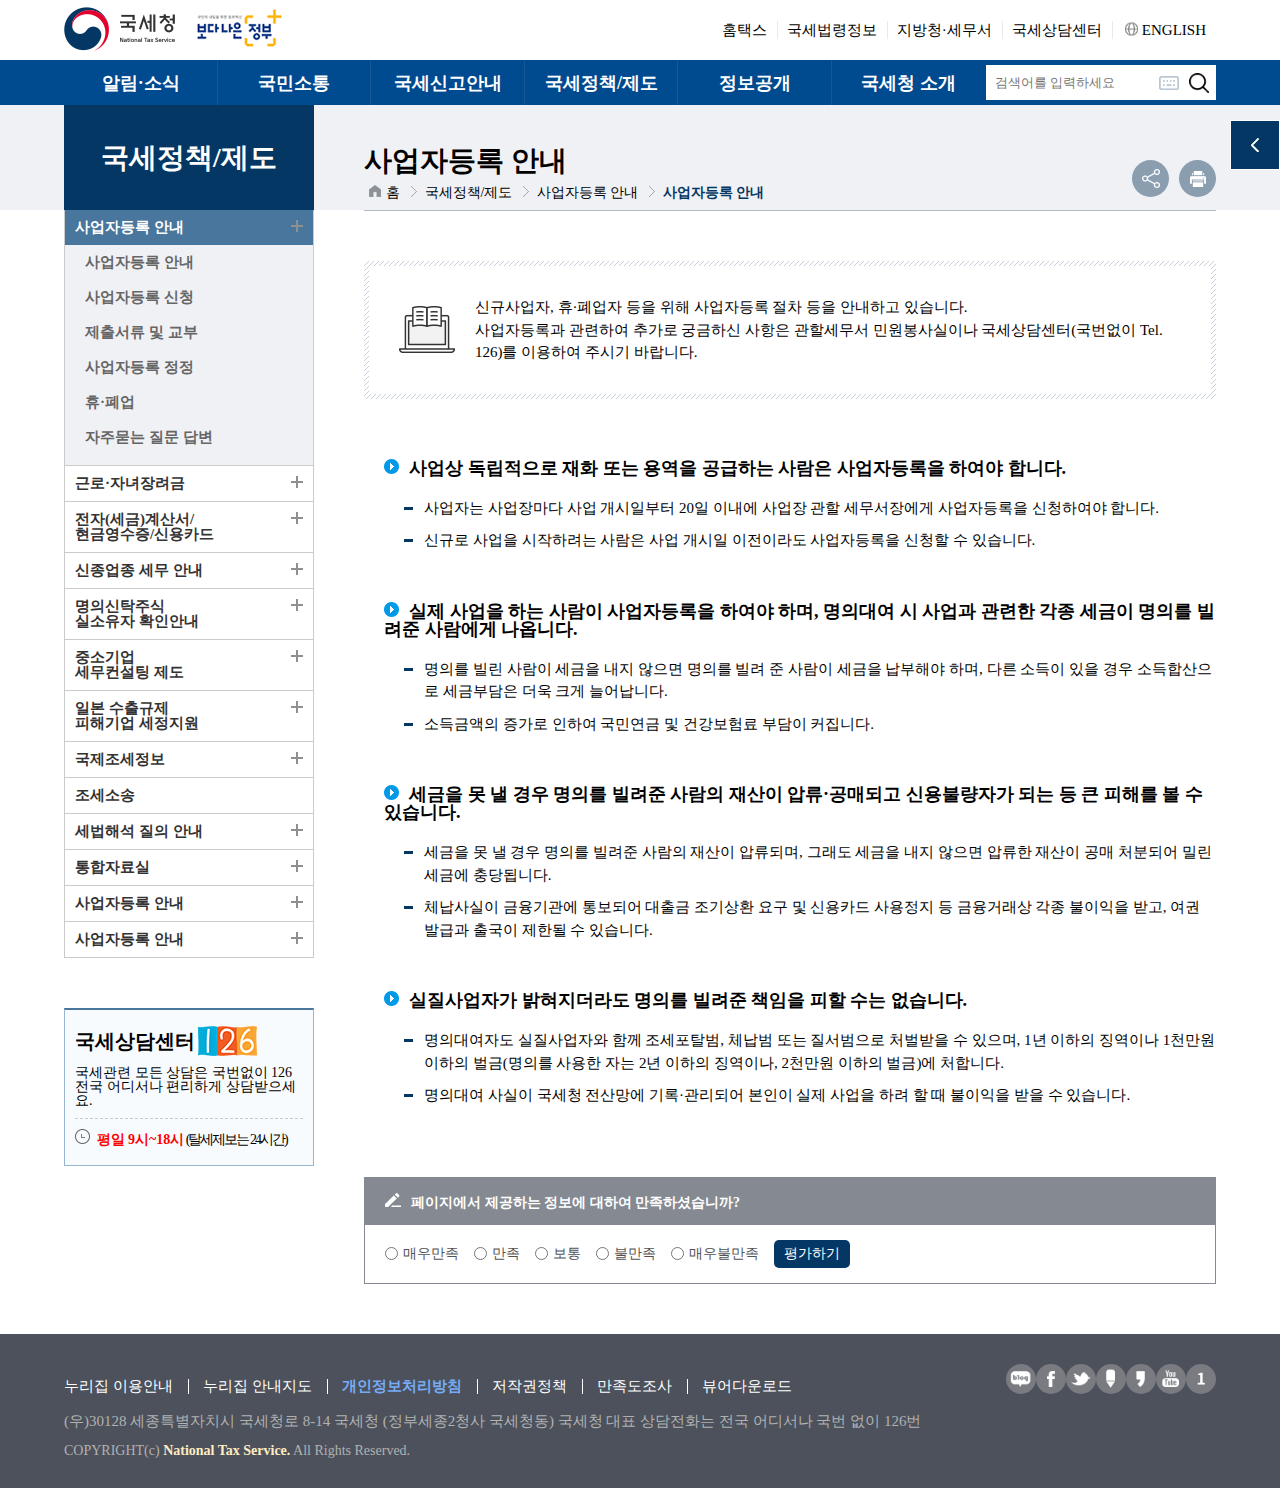
<file: subpage/sub4.html>
<!DOCTYPE html>
<html lang="en">
<head>
   <meta charset="UTF-8">
   <title>sub4</title>
   <meta name="description" content="DESCRIPTION">
   <link rel="stylesheet" href="../css/initial.min.css">
   <link rel="stylesheet" href="../css/style.css">
   <script type="text/javascript" src="../js/jquery_3.5.1.js"></script>
   <script type="text/javascript" src="../js/common.js"></script>
   <script type="text/javascript" src="../js/sublayout.js"></script>
 </head>
 <body>
   <aside id="aside">
     <span class="asideBtn">
       <img src="../img/layout/arrow_open.png" alt="">
     </span>
     <div class="quickMenu">
       <div class="title">
         <img class="asideClose" src="../img/layout/arrow_close.png" alt="">
         <h2>바로가기</h2>
       </div>
       <ul>
         <li><a href="">홈택스</a></li>
         <li><a href="">국세상담센터</a></li>
         <li><a href="">국세법령정보</a></li>
         <li><a href="">탈세제보</a></li>
         <li><a href="">국세환급금 찾기</a></li>
         <li><a href="">세무서식</a></li>
         <li><a href="">납세자권익24</a></li>
         <li><a href="">주류면허지원센터</a></li>
         <li><a href="">국세통계</a></li>
         <li><a href="">취업후 학자금상환</a></li>
         <li><a href="">어린이 국세청</a></li>
         <li><a href="">조세박물관</a></li>
         <li><a href="">지방청·세무서</a></li>
       </ul>
     </div>
     <a href="" class="back_top">
       <img src="../img/layout/ico_top.png" alt="">
       <p>맨위로</p>
     </a>
   </aside>
   <header id="header">
     <nav id="navTop">
       <div class="innerWrap">
         <div class="hTopLeft">
           <div class="logoBox">
             <a href="../index.html"><img src="../img/layout/logo1.png" alt=""></a>
             <a href="../index.html"><img src="../img/layout/logo2.png" alt=""></a>
           </div>
           <ul class="menu">
             <li><a href="">홈택스</a></li>
             <li><a href="">국세법령정보</a></li>
             <li><a href="">지방청·세무서</a></li>
             <li><a href="">국세상담센터</a></li>
             <li><a href="">ENGLISH</a></li>
           </ul>
         </div>
         <div class="hTopRight">
         <div class="snsIcon">
           <img src="../img/layout/icon_sns01.png" alt="">
           <img src="../img/layout/icon_sns02.png" alt="">
           <img src="../img/layout/icon_sns03.png" alt="">
           <img src="../img/layout/icon_sns04.png" alt="">
           <img src="../img/layout/icon_sns05.png" alt="">
           <img src="../img/layout/icon_sns06.png" alt="">
           <img src="../img/layout/icon_sns07.png" alt="">
         </div>
         <div class="sizeControl">
           <p>화면크기</p>
           <div class="controlBox">
             <button class="minus" type="button" name="button"></button>
             <button class="default" type="button" name="button"></button>
             <button class="plus" type="button" name="button"></button>
           </div>
         </div>
       </div>
       </div>
     </nav>
     <nav id="navBottom">
       <div class="innerWrap">
         <ul class="mainMenu">
           <li id="hv1" class="mainMenuList">
             <a href="sub1.html">알림·소식</a>
           </li>
           <li id="hv2" class="mainMenuList">
             <a href="sub2.html">국민소통</a>
           </li>
           <li id="hv3" class="mainMenuList">
             <a href="sub3.html">국세신고안내</a>
           </li>
           <li id="hv4" class="mainMenuList">
             <a href="sub4.html">국세정책/제도</a>
           </li>
           <li id="hv5" class="mainMenuList">
             <a href="sub5.html">정보공개</a>
           </li>
           <li id="hv6" class="mainMenuList">
             <a href="sub6.html">국세청 소개</a>
           </li>
         </ul>
         <div class="searchBox">
           <input type="text" placeholder="검색어를 입력하세요">
           <img src="../img/layout/icon-keyboard.png" alt="">
           <button type="button" name="button"></button>
         </div>
       </div>
     </nav>
     <nav id="dropMenu">
       <div class="innerWrap">
         <div class="inner">
           <div class="box">
             <ul id="no1" class="submenu">
               <li><a href="">보도자료</a></li>
               <li><a href="">신문기사 모음</a></li>
               <li><a href="">보도해명 자료</a></li>
               <li>
                 <img class="more" src="../img/layout/mob_dep_wh.png" alt="">
                 <a href="">고시·공고·행정예고</a>
                 <ul class="innerMenu">
                   <li><a href="">고시</a></li>
                   <li><a href="">공고</a></li>
                   <li><a href="">훈령·고시 행정예고</a></li>
                 </ul>
               </li>
               <li><a href="">공지사항</a></li>
               <li>
                 <img class="more" src="../img/layout/mob_dep_wh.png" alt="">
                 <a href="">국세청 소식</a>
                 <ul class="innerMenu">
                   <li><a href="">뉴스레터</a></li>
                   <li><a href="">월간국세</a></li>
                   <li><a href="">사회공헌</a></li>
                 </ul>
               </li>
               <li>
                 <img class="link" src="../img/layout/ico_window.png" alt="">
                 <a href="">국세청 동영상</a>
               </li>
               <li>
                 <img class="more" src="../img/layout/mob_dep_wh.png" alt="">
                 <a href="">모범·아름다운 납세자</a>
                 <ul class="innerMenu">
                   <li><a href="">모범 납세자</a></li>
                   <li><a href="">아름다운 납세자</a></li>
                 </ul>
               </li>
             </ul>
             <ul id="no2" class="submenu">
               <li><a href="">국세청100배 활용하기<br>가이드맵</a></li>
               <li>
                 <img class="more" src="../img/layout/mob_dep_wh.png" alt="">
                 <a href="">규제혁신</a>
                 <ul class="innerMenu">
                   <li><a href="">규제혁신 신문고</a></li>
                   <li><a href="">규제혁신 과제현황</a></li>
                   <li><a href="">심사중인 규제법안</a></li>
                   <li><a href="">부처별 보도자료</a></li>
                   <li><a href="">규제법령 정보</a></li>
                   <li><a href="">규제혁신 홍보자료</a></li>
                   <li><a href="">규제입증 요청</a></li>
                 </ul>
               </li>
               <li>
                 <img class="more" src="../img/layout/mob_dep_wh.png" alt="">
                 <a href="">적극행정</a>
                 <ul class="innerMenu">
                   <li><a href="">제도소개</a></li>
                   <li>
                     <img class="link" src="../img/layout/ico_window.png" alt="">
                     <a href="">적극행정 국민추천</a>
                   </li>
                   <li>
                     <img class="link" src="../img/layout/ico_window.png" alt="">
                     <a href="">소극행정 신고</a>
                   </li>
                   <li><a href="">적극행정 제안</a></li>
                   <li><a href="">적극행정 자료실</a></li>
                   <li><a href="">적극행정 우수공무원</a></li>
                 </ul>
               </li>
               <li>
                 <img class="link" src="../img/layout/ico_window.png" alt="">
                 <a href="">광화문1번가<br>국민참여플랫폼</a>
               </li>
             </ul>
             <ul id="no3" class="submenu">
               <li>
                 <a href="">개인신고안내</a>
                 <ul class="innerMenu">
                   <li><a href="">종합소등세</a></li>
                   <li><a href="">주택임대소득</a></li>
                   <li><a href="">종교인소득</a></li>
                   <li><a href="">부가가치세</a></li>
                   <li><a href="">사업장현황신고</a></li>
                   <li><a href="">원천세</a></li>
                   <li><a href="">연말정산</a></li>
                   <li><a href="">양도소득세</a></li>
                   <li><a href="">주택세금 100문100답</a></li>
                   <li><a href="">상속세</a></li>
                   <li><a href="">증여세</a></li>
                   <li><a href="">종합부동산세</a></li>
                   <li><a href="">세금납부 안내</a></li>
                 </ul>
               </li>
               <li>
                 <!-- <img class="more" src="img/layout/mob_dep.png" alt=""> -->
                 <a href="">법인신고안내</a>
                 <ul class="innerMenu">
                   <li><a href="">법인세</a></li>
                   <li><a href="">공익법인</a></li>
                   <li><a href="">부가가치세</a></li>
                   <li><a href="">원천세</a></li>
                   <li><a href="">연말정산</a></li>
                   <li><a href="">종교인소득</a></li>
                   <li><a href="">세금납부 안내</a></li>
                 </ul>
               </li>
             </ul>
             <ul id="no4" class="submenu">
               <li>
                 <img class="more" src="../img/layout/mob_dep_wh.png" alt="">
                 <a href="">사업자등록 안내</a>
                 <ul class="innerMenu">
                   <li><a href="">사업자등록 안내</a></li>
                   <li><a href="">사업자등록 신청</a></li>
                   <li><a href="">제출서류 및 교부</a></li>
                   <li><a href="">사업자등록 정정</a></li>
                   <li><a href="">휴·폐업</a></li>
                   <li><a href="">자주묻는 질문 답변</a></li>
                 </ul>
               </li>
               <li>
                 <img class="more" src="../img/layout/mob_dep_wh.png" alt="">
                 <a href="">근로·자녀장려금</a>
                 <ul class="innerMenu">
                   <li><a href="">근로장려금 소개</a></li>
                   <li><a href="">자녀장려금 소개</a></li>
                   <li><a href="">근로·자녀장려금 신청자격</a></li>
                   <li><a href="">근로장려금 반기신청·지급</a></li>
                   <li><a href="">주요서식</a></li>
                   <li>
                     <img class="link" src="../img/layout/ico_window.png" alt="">
                     <a href="">근로소득간이지급명세서</a>
                   </li>
                   <li><a href="">참고자료실</a></li>
                   <li><a href="">동영상자료실</a></li>
                   <li><a href="">카드뉴스</a></li>
                 </ul>
               </li>
               <li>
                 <img class="more" src="../img/layout/mob_dep_wh.png" alt="">
                 <a href="">전자(세금)계산서/<br>현금영수증/신용카드</a>
                 <ul class="innerMenu">
                   <li><a href="">전자세금계산서</a></li>
                   <li><a href="">현금영수증·신용카드</a></li>
                 </ul>
               </li>
               <li>
                 <img class="more" src="../img/layout/mob_dep_wh.png" alt="">
                 <a href="">신종업종 세무 안내</a>
                 <ul class="innerMenu">
                   <li><a href="">1인미디어 창작자</a></li>
                   <li><a href="">SNS마켓 사업자</a></li>
                   <li><a href="">공유숙박 사업자</a></li>
                   <li><a href="">자료실</a></li>
                 </ul>
               </li>
               <li>
                 <img class="more" src="../img/layout/mob_dep_wh.png" alt="">
                 <a href="">명의신탁주식<br>실소유자 확인안내</a>
                 <ul class="innerMenu">
                   <li><a href="">제도 안내</a></li>
                   <li><a href="">주요서식</a></li>
                   <li><a href="">참고자료실</a></li>
                 </ul>
               </li>
               <li>
                 <img class="more" src="../img/layout/mob_dep_wh.png" alt="">
                 <a href="">중소기업<br>세무컨설팅 제도</a>
                 <ul class="innerMenu">
                   <li><a href="">제도 안내</a></li>
                   <li><a href="">신청밥벙</a></li>
                   <li><a href="">세무컨설팅 내용</a></li>
                   <li><a href="">혜택</a></li>
                 </ul>
               </li>
               <li>
                 <img class="more" src="../img/layout/mob_dep_wh.png" alt="">
                 <a href="">일본 수출규제<br>피해기업 세정지원</a>
                 <ul class="innerMenu">
                   <li><a href="">세정지원센터</a></li>
                   <li><a href="">지원대상</a></li>
                   <li><a href="">지원항목</a></li>
                   <li><a href="">신청방법</a></li>
                   <li><a href="">자주묻는질문</a></li>
                 </ul>
               </li>
               <li>
                 <img class="more" src="../img/layout/mob_dep_wh.png" alt="">
                 <a href="">국제조세정보</a>
                 <ul class="innerMenu">
                   <li><a href="">해외동향 및 세무정보</a></li>
                   <li><a href="">국제조세 주요 신고제도</a></li>
                   <li><a href="">조세조약 및 법령정보</a></li>
                   <li><a href="">자금출처확인서 발급안내</a></li>
                   <li><a href="">발간책자</a></li>
                   <li><a href="">주요서식</a></li>
                   <li><a href="">참고자료실</a></li>
                 </ul>
               </li>
               <li><a href="">조세소송</a></li>
               <li>
                 <img class="more" src="../img/layout/mob_dep_wh.png" alt="">
                 <a href="">세법해석 질의 안내</a>
                 <ul class="innerMenu">
                   <li><a href="">세법해석 질의 안내</a></li>
                   <li><a href="">서면질의제도</a></li>
                   <li><a href="">세법해석 사전답변제도</a></li>
                   <li><a href="">신청·답변대상이 아닌 사례</a></li>
                   <li><a href="">자주묻는질문</a></li>
                 </ul>
               </li>
               <li>
                 <img class="more" src="../img/layout/mob_dep_wh.png" alt="">
                 <a href="">통합자료실</a>
                 <ul class="innerMenu">
                   <li><a href="">세무서식</a></li>
                   <li><a href="">세무용어사전</a></li>
                   <li><a href="">국세청 프로그램</a></li>
                   <li><a href="">국세청 발간책자</a></li>
                   <li><a href="">자주묻는질문</a></li>
                 </ul>
               </li>
             </ul>
             <ul id="no5" class="submenu">
               <li>
                 <img class="more" src="../img/layout/mob_dep_wh.png" alt="">
                 <a href="">정보공개</a>
                 <ul class="innerMenu">
                   <li><a href="">정고공개제도 안내</a></li>
                   <li><a href="">정보목록</a></li>
                   <li>
                     <img class="link" src="../img/layout/ico_window.png" alt="">
                     <a href="">정보공개 청구</a>
                   </li>
                   <li><a href="">일반행정정보</a></li>
                   <li><a href="">재정정보 공개</a></li>
                   <li><a href="">예산현황</a></li>
                 </ul>
               </li>
               <li>
                 <img class="more" src="../img/layout/mob_dep_wh.png" alt="">
                 <a href="">사전정보공표</a>
                 <ul class="innerMenu">
                   <li><a href="">국민생활에 밀접한<br>국세정보</a></li>
                   <li><a href="">예산정보</a></li>
                   <li><a href="">행정감시정보</a></li>
                   <li><a href="">국세행정 관련 정보</a></li>
                 </ul>
               </li>
               <li>
                 <img class="more" src="../img/layout/mob_dep_wh.png" alt="">
                 <a href="">고액 상습체납자 등<br>명단 공개</a>
                 <ul class="innerMenu">
                   <li><a href="">고액 상습체납자 명단 공개</a></li>
                   <li><a href="">조세포탈범 명단 공개</a></li>
                   <li><a href="">해외금융계좌 고액 신고<br>의무 위반자 명단 공개</a></li>
                   <li><a href="">불성실기부금수령단체 명단 공개</a></li>
                 </ul>
               </li>
               <li><a href="">공공데이터 제공</a></li>
               <li><a href="">정책 실명제</a></li>
               <li>
                 <img class="link" src="../img/layout/ico_window.png" alt="">
                 <a href="">정책연구보고서</a>
               </li>
               <li>
                 <img class="link" src="../img/layout/ico_window.png" alt="">
                 <a href="">국세통계</a>
               </li>
             </ul>
             <ul id="no6" class="submenu">
               <li>
                 <img class="more" src="../img/layout/mob_dep_wh.png" alt="">
                 <a href="">국세청안내</a>
                 <ul class="innerMenu">
                   <li><a href="">국세행정 운영방향</a></li>
                   <li>
                     <img class="link" src="../img/layout/ico_window.png" alt="">
                     <a href="">대표상담전화</a>
                   </li>
                   <li><a href="">연혁</a></li>
                   <li><a href="">국세청 상징</a></li>
                   <li><a href="">조직과 기능</a></li>
                   <li><a href="">국세청에서 하는 일</a></li>
                 </ul>
               </li>
               <li>
                 <img class="more" src="../img/layout/mob_dep_wh.png" alt="">
                 <a href="">열린국세청</a>
                 <ul class="innerMenu">
                   <li><a href="">인사말</a></li>
                   <li><a href="">청장과의 대화</a></li>
                   <li><a href="">청장 프로필</a></li>
                   <li><a href="">청장 일정</a></li>
                   <li><a href="">청장 동향</a></li>
                   <li><a href="">차장 프로필</a></li>
                   <li><a href="">역대 청장 소개</a></li>
                 </ul>
               </li>
               <li>
                 <img class="more" src="../img/layout/mob_dep_wh.png" alt="">
                 <a href="">국세공무원 소개</a>
                 <ul class="innerMenu">
                   <li><a href="">국세공무원이란</a></li>
                   <li><a href="">국세공무원행동강령</a></li>
                 </ul>
               </li>
               <li>
                 <img class="more" src="../img/layout/mob_dep_wh.png" alt="">
                 <a href="">전국 세무관서</a>
                 <ul class="innerMenu">
                   <li><a href="">지역으로 찾기</a></li>
                   <li><a href="">이름으로 찾기</a></li>
                 </ul>
               </li>
               <li><a href="">찾아오시는 길</a></li>
               <li>
                 <img class="more" src="../img/layout/mob_dep_wh.png" alt="">
                 <a href="">인천공항<br>납세지원센터</a>
                 <ul class="innerMenu">
                   <li><a href="">민원증명 신청</a></li>
                   <li><a href="">각종 신고서 접수</a></li>
                   <li><a href="">각종 신청 접수</a></li>
                   <li><a href="">기타 이용가능 업무</a></li>
                   <li><a href="">모범납세자 비즈니스센터<br>운영</a></li>
                   <li><a href="">자주묻는 질문 답변</a></li>
                   <li><a href=""></a></li>
                 </ul>
               </li>
               <li>
                 <img class="link" src="../img/layout/ico_window.png" alt="">
                 <a href="">세무서 민원실<br>대기인원조회</a>
               </li>
             </ul>
           </div>
           <div class="space"></div>
         </div>
       </div>
     </nav>
     <div class="bg"></div>
   </header>
   <main id="container" class="subpage">
     <div class="innerWrap">
       <div id="lnb">
         <h2 class="lnbHd">국세정책/제도</h2>
         <ul class="lnbBd">
           <li class="on">
             <img class="more" src="../img/sub/ico_plus.png" alt="">
             <a href="">사업자등록 안내</a>
             <ul class="innerMenu active">
               <li><a href="">사업자등록 안내</a></li>
               <li><a href="">사업자등록 신청</a></li>
               <li><a href="">제출서류 및 교부</a></li>
               <li><a href="">사업자등록 정정</a></li>
               <li><a href="">휴·폐업</a></li>
               <li><a href="">자주묻는 질문 답변</a></li>
             </ul>
           </li>
           <li>
             <img class="more" src="../img/sub/ico_plus.png" alt="">
             <a href="">근로·자녀장려금</a>
             <ul class="innerMenu">
               <li><a href="">근로장려금 소개</a></li>
               <li><a href="">자녀장려금 소개</a></li>
               <li><a href="">근로·자녀장려금 신청자격</a></li>
               <li><a href="">근로장려금 반기신청·지급</a></li>
               <li><a href="">주요서식</a></li>
               <li>
                 <img class="link" src="../img/layout/ico_window.png" alt="">
                 <a href="">근로소득간이지급명세서</a>
               </li>
               <li><a href="">참고자료실</a></li>
               <li><a href="">동영상자료실</a></li>
               <li><a href="">카드뉴스</a></li>
             </ul>
           </li>
           <li>
             <img class="more" src="../img/sub/ico_plus.png" alt="">
             <a href="">전자(세금)계산서/<br>현금영수증/신용카드</a>
             <ul class="innerMenu">
               <li><a href="">전자세금계산서</a></li>
               <li><a href="">현금영수증·신용카드</a></li>
             </ul>
           </li>
           <li>
             <img class="more" src="../img/sub/ico_plus.png" alt="">
             <a href="">신종업종 세무 안내</a>
             <ul class="innerMenu">
               <li><a href="">1인미디어 창작자</a></li>
               <li><a href="">SNS마켓 사업자</a></li>
               <li><a href="">공유숙박 사업자</a></li>
               <li><a href="">자료실</a></li>
             </ul>
           </li>
           <li>
             <img class="more" src="../img/sub/ico_plus.png" alt="">
             <a href="">명의신탁주식<br>실소유자 확인안내</a>
             <ul class="innerMenu">
               <li><a href="">제도 안내</a></li>
               <li><a href="">주요서식</a></li>
               <li><a href="">참고자료실</a></li>
             </ul>
           </li>
           <li>
             <img class="more" src="../img/sub/ico_plus.png" alt="">
             <a href="">중소기업<br>세무컨설팅 제도</a>
             <ul class="innerMenu">
               <li><a href="">제도 안내</a></li>
               <li><a href="">신청밥벙</a></li>
               <li><a href="">세무컨설팅 내용</a></li>
               <li><a href="">혜택</a></li>
             </ul>
           </li>
           <li>
             <img class="more" src="../img/sub/ico_plus.png" alt="">
             <a href="">일본 수출규제<br>피해기업 세정지원</a>
             <ul class="innerMenu">
               <li><a href="">세정지원센터</a></li>
               <li><a href="">지원대상</a></li>
               <li><a href="">지원항목</a></li>
               <li><a href="">신청방법</a></li>
               <li><a href="">자주묻는질문</a></li>
             </ul>
           </li>
           <li>
             <img class="more" src="../img/sub/ico_plus.png" alt="">
             <a href="">국제조세정보</a>
             <ul class="innerMenu">
               <li><a href="">해외동향 및 세무정보</a></li>
               <li><a href="">국제조세 주요 신고제도</a></li>
               <li><a href="">조세조약 및 법령정보</a></li>
               <li><a href="">자금출처확인서 발급안내</a></li>
               <li><a href="">발간책자</a></li>
               <li><a href="">주요서식</a></li>
               <li><a href="">참고자료실</a></li>
             </ul>
           </li>
           <li><a href="">조세소송</a></li>
           <li>
             <img class="more" src="../img/sub/ico_plus.png" alt="">
             <a href="">세법해석 질의 안내</a>
             <ul class="innerMenu">
               <li><a href="">세법해석 질의 안내</a></li>
               <li><a href="">서면질의제도</a></li>
               <li><a href="">세법해석 사전답변제도</a></li>
               <li><a href="">신청·답변대상이 아닌 사례</a></li>
               <li><a href="">자주묻는질문</a></li>
             </ul>
           </li>
           <li>
             <img class="more" src="../img/sub/ico_plus.png" alt="">
             <a href="">통합자료실</a>
             <ul class="innerMenu">
               <li><a href="">세무서식</a></li>
               <li><a href="">세무용어사전</a></li>
               <li><a href="">국세청 프로그램</a></li>
               <li><a href="">국세청 발간책자</a></li>
               <li><a href="">자주묻는질문</a></li>
             </ul>
           </li>
           <li>
             <img class="more" src="../img/sub/ico_plus.png" alt="">
             <a href="">사업자등록 안내</a>
             <ul class="innerMenu">
               <li><a href="">사업자등록 안내</a></li>
               <li><a href="">사업자등록 신청</a></li>
               <li><a href="">제출서류 및 교부</a></li>
               <li><a href="">사업자등록 정정</a></li>
               <li><a href="">휴·폐업</a></li>
               <li><a href="">자주묻는 질문 답변</a></li>
             </ul>
           </li>
           <li>
             <img class="more" src="../img/sub/ico_plus.png" alt="">
             <a href="">사업자등록 안내</a>
             <ul class="innerMenu">
               <li><a href="">사업자등록 안내</a></li>
               <li><a href="">사업자등록 신청</a></li>
               <li><a href="">제출서류 및 교부</a></li>
               <li><a href="">사업자등록 정정</a></li>
               <li><a href="">휴·폐업</a></li>
               <li><a href="">자주묻는 질문 답변</a></li>
             </ul>
           </li>
         </ul>
         <div class="lnbBn">
           <h2 class="title">
             국세상담센터
           </h2>
           <p class="desc">
             국세관련 모든 상담은 국번없이 126<br>
             전국 어디서나 편리하게 상담받으세요.
           </p>
           <p class="time">
             <strong>평일 9시~18시</strong> (탈세제보는 24시간)
           </p>
         </div>
       </div>
       <div id="mainContent">
         <div class="contentHd">
           <div class="hdLeft">
             <h2 class="title">사업자등록 안내</h2>
             <div class="route">
               <a class="home" href="">홈</a>
               <a href="">국세정책/제도</a>
               <a href="">사업자등록 안내</a>
               <a class="current" href="">사업자등록 안내</a>
             </div>
           </div>
           <div class="hdRight">
             <a href="">
               <img src="../img/sub/share_ico.png" alt="">
             </a>
             <a href="">
               <img src="../img/sub/print_ico.png" alt="">
             </a>
           </div>
         </div>
         <div class="contentBd sub4">
           <div class="pageInfo">
             <div class="infoBox">
               <img src="../img/sub/ico_boxImg1.png" alt="">
               <div class="textBox">
                 <p>신규사업자, 휴·폐업자 등을 위해 사업자등록 절차 등을 안내하고 있습니다.</p>
                 <p>사업자등록과 관련하여 추가로 궁금하신 사항은 관할세무서 민원봉사실이나 국세상담센터(국번없이 Tel. 126)를 이용하여 주시기 바랍니다.</p>
               </div>
             </div>
           </div>
           <div class="pageInfoList">
             <ul>
               <li>
                 <h3>사업상 독립적으로 재화 또는 용역을 공급하는 사람은 사업자등록을 하여야 합니다.</h3>
                 <p>사업자는 사업장마다 사업 개시일부터 20일 이내에 사업장 관할 세무서장에게 사업자등록을 신청하여야 합니다.</p>
                 <p>신규로 사업을 시작하려는 사람은 사업 개시일 이전이라도 사업자등록을 신청할 수 있습니다.</p>
               </li>
               <li>
                 <h3>실제 사업을 하는 사람이 사업자등록을 하여야 하며, 명의대여 시 사업과 관련한 각종 세금이 명의를 빌려준 사람에게 나옵니다.</h3>
                 <p>명의를 빌린 사람이 세금을 내지 않으면 명의를 빌려 준 사람이 세금을 납부해야 하며, 다른 소득이 있을 경우 소득합산으로 세금부담은 더욱 크게 늘어납니다.</p>
                 <p>소득금액의 증가로 인하여 국민연금 및 건강보험료 부담이 커집니다.</p>
               </li>
               <li>
                 <h3>세금을 못 낼 경우 명의를 빌려준 사람의 재산이 압류·공매되고 신용불량자가 되는 등 큰 피해를 볼 수 있습니다.</h3>
                 <p>세금을 못 낼 경우 명의를 빌려준 사람의 재산이 압류되며, 그래도 세금을 내지 않으면 압류한 재산이 공매 처분되어 밀린 세금에 충당됩니다.</p>
                 <p>체납사실이 금융기관에 통보되어 대출금 조기상환 요구 및 신용카드 사용정지 등 금융거래상 각종 불이익을 받고, 여권 발급과 출국이 제한될 수 있습니다.</p>
               </li>
               <li>
                 <h3>실질사업자가 밝혀지더라도 명의를 빌려준 책임을 피할 수는 없습니다.</h3>
                 <p>명의대여자도 실질사업자와 함께 조세포탈범, 체납범 또는 질서범으로 처벌받을 수 있으며, 1년 이하의 징역이나 1천만원 이하의 벌금(명의를 사용한 자는 2년 이하의 징역이나, 2천만원 이하의 벌금)에 처합니다.</p>
                 <p>명의대여 사실이 국세청 전산망에 기록·관리되어 본인이 실제 사업을 하려 할 때 불이익을 받을 수 있습니다.</p>
               </li>
             </ul>
           </div>
         </div>
         <div id="survey">
           <div class="surveyWrap">
             <div class="question">
               <h2>페이지에서 제공하는 정보에 대하여 만족하셨습니까?</h2>
             </div>
             <div class="alist">
               <div class="score">
                 <input type="radio" id="score5" >
                 <label for="score5">매우만족</label>
               </div>
               <div class="score">
                 <input type="radio" id="score4" >
                 <label for="score4">만족</label>
               </div>
               <div class="score">
                 <input type="radio" id="score3" >
                 <label for="score3">보통</label>
               </div>
               <div class="score">
                 <input type="radio" id="score2" >
                 <label for="score2">불만족</label>
               </div>
               <div class="score">
                 <input type="radio" id="score1" >
                 <label for="score1">매우불만족</label>
               </div>
               <div class="submitBtn">
                 <button>평가하기</button>
               </div>
             </div>
           </div>
         </div>
       </div>
     </div>
   </main>
   <footer id="footer">
     <div class="innerWrap">
       <div class="fLeft">
         <div class="f_logo">
           <a href="../index.html"><img src="../img/layout/footLogo.png" alt=""></a>
         </div>
         <div class="f_info">
         <div class="policy">
           <ul>
             <li><a href="">누리집 이용안내</a></li>
             <li><a href="">누리집 안내지도</a></li>
             <li><a href=""><strong>개인정보처리방침</strong></a></li>
             <li><a href="">저작권정책</a></li>
             <li><a href="">만족도조사</a></li>
             <li><a href="">뷰어다운로드</a></li>
           </ul>
         </div>
           <p class="adress">(우)30128 세종특별자치시 국세청로 8-14 국세청 (정부세종2청사 국세청동) 국세청 대표 상담전화는 전국 어디서나 국번 없이 126번</p>
           <p class="copyright">COPYRIGHT(c) <strong>National Tax Service.</strong> All Rights Reserved.</p>
       </div>
       </div>
       <div class="fright">
        <div class="f_snsIcon">
          <a href="">
            <img src="../img/layout/footer_blog.png" alt="">
          </a>
          <a href="">
            <img src="../img/layout/footer_facebook.png" alt="">
          </a>
          <a href="">
            <img src="../img/layout/footer_twitter.png" alt="">
          </a>
          <a href="">
            <img src="../img/layout/footer_post.png" alt="">
          </a>
          <a href="">
            <img src="../img/layout/footer_kakao.png" alt="">
          </a>
          <a href="">
            <img src="../img/layout/footer_youtube.png" alt="">
          </a>
          <a href="">
            <img src="../img/layout/footer_1.png" alt="">
          </a>
        </div>
       </div>
     </div>
   </footer>
 </body>
 </html>
</file>
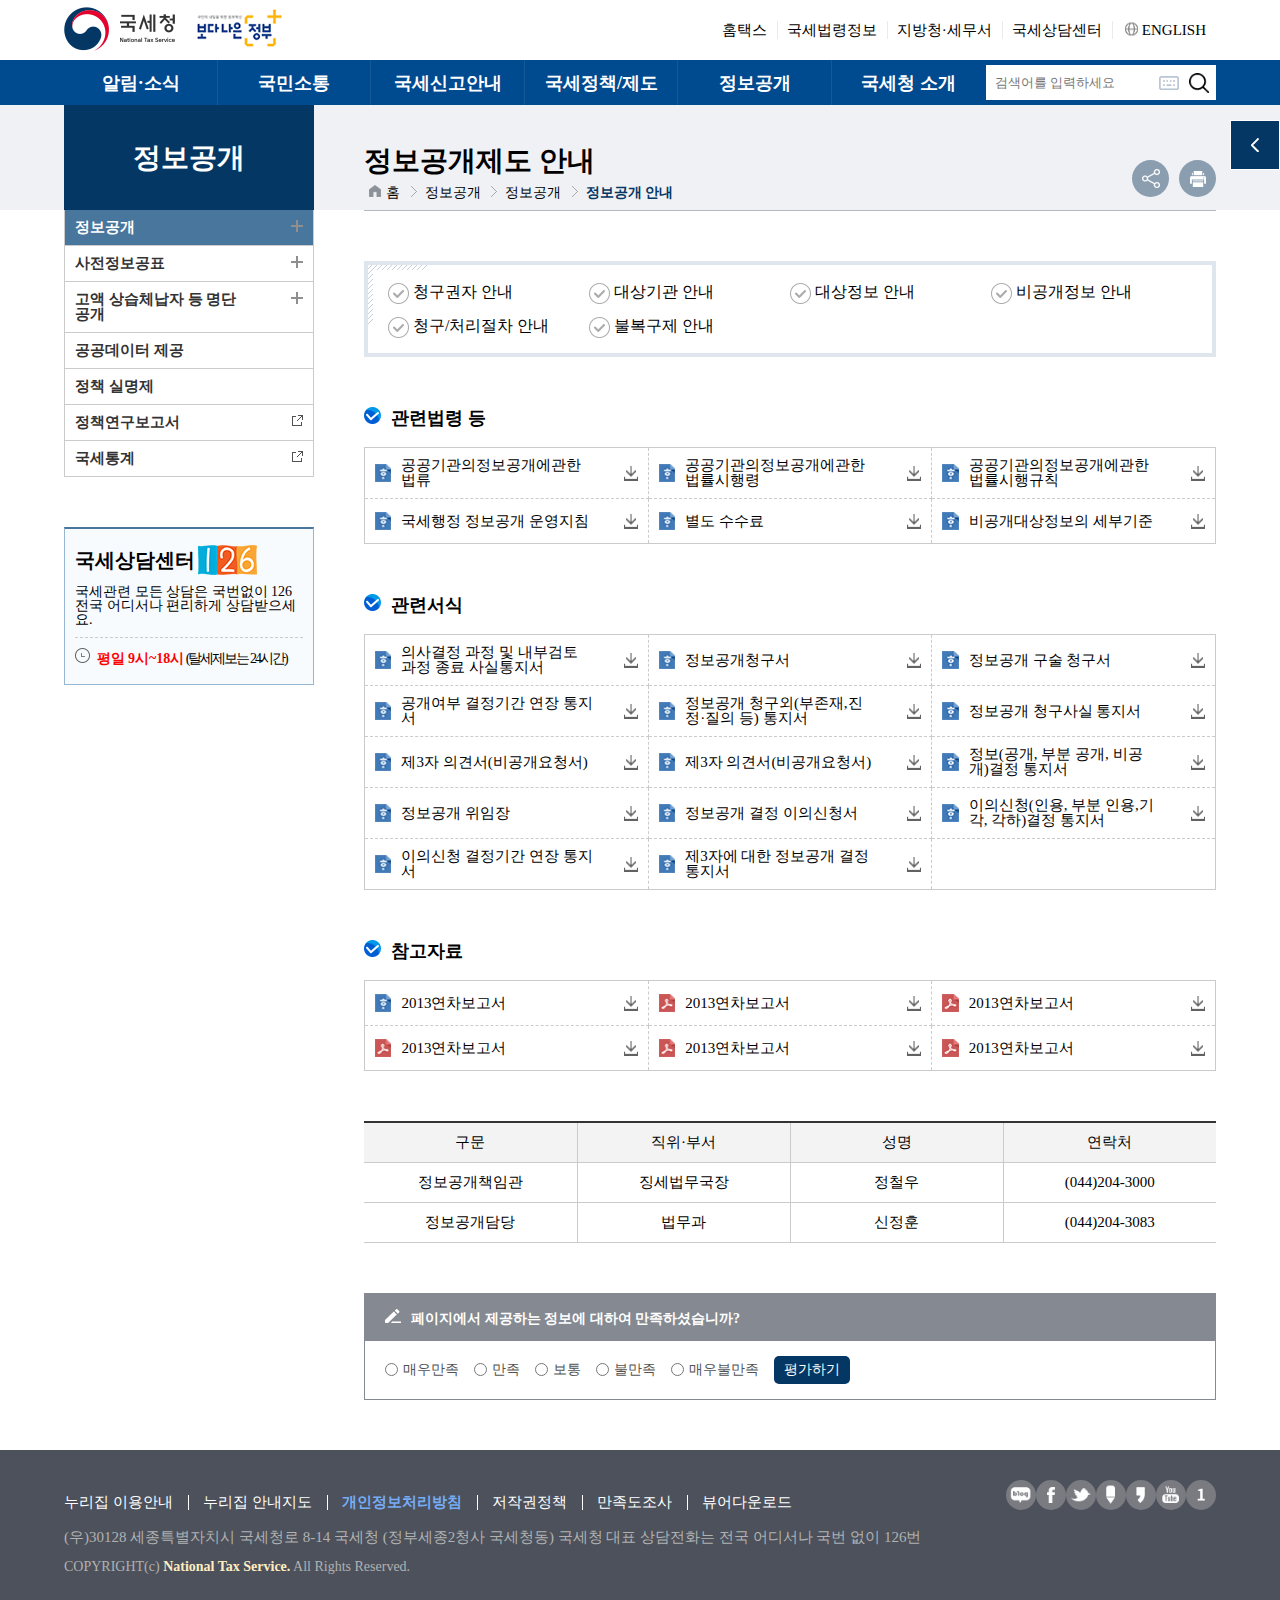
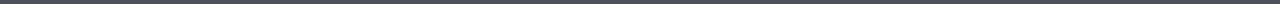
<file: subpage/sub5.html>
<!DOCTYPE html>
<html lang="en">
<head>
   <meta charset="UTF-8">
   <title>sub5</title>
   <meta name="description" content="DESCRIPTION">
   <link rel="stylesheet" href="../css/initial.min.css">
   <link rel="stylesheet" href="../css/style.css">
   <script type="text/javascript" src="../js/jquery_3.5.1.js"></script>
   <script type="text/javascript" src="../js/common.js"></script>
   <script type="text/javascript" src="../js/sublayout.js"></script>
 </head>
 <body>
   <aside id="aside">
     <span class="asideBtn">
       <img src="../img/layout/arrow_open.png" alt="">
     </span>
     <div class="quickMenu">
       <div class="title">
         <img class="asideClose" src="../img/layout/arrow_close.png" alt="">
         <h2>바로가기</h2>
       </div>
       <ul>
         <li><a href="">홈택스</a></li>
         <li><a href="">국세상담센터</a></li>
         <li><a href="">국세법령정보</a></li>
         <li><a href="">탈세제보</a></li>
         <li><a href="">국세환급금 찾기</a></li>
         <li><a href="">세무서식</a></li>
         <li><a href="">납세자권익24</a></li>
         <li><a href="">주류면허지원센터</a></li>
         <li><a href="">국세통계</a></li>
         <li><a href="">취업후 학자금상환</a></li>
         <li><a href="">어린이 국세청</a></li>
         <li><a href="">조세박물관</a></li>
         <li><a href="">지방청·세무서</a></li>
       </ul>
     </div>
     <a href="" class="back_top">
       <img src="../img/layout/ico_top.png" alt="">
       <p>맨위로</p>
     </a>
   </aside>
   <header id="header">
     <nav id="navTop">
       <div class="innerWrap">
         <div class="hTopLeft">
           <div class="logoBox">
             <a href="../index.html"><img src="../img/layout/logo1.png" alt=""></a>
             <a href="../index.html"><img src="../img/layout/logo2.png" alt=""></a>
           </div>
           <ul class="menu">
             <li><a href="">홈택스</a></li>
             <li><a href="">국세법령정보</a></li>
             <li><a href="">지방청·세무서</a></li>
             <li><a href="">국세상담센터</a></li>
             <li><a href="">ENGLISH</a></li>
           </ul>
         </div>
         <div class="hTopRight">
         <div class="snsIcon">
           <img src="../img/layout/icon_sns01.png" alt="">
           <img src="../img/layout/icon_sns02.png" alt="">
           <img src="../img/layout/icon_sns03.png" alt="">
           <img src="../img/layout/icon_sns04.png" alt="">
           <img src="../img/layout/icon_sns05.png" alt="">
           <img src="../img/layout/icon_sns06.png" alt="">
           <img src="../img/layout/icon_sns07.png" alt="">
         </div>
         <div class="sizeControl">
           <p>화면크기</p>
           <div class="controlBox">
             <button class="minus" type="button" name="button"></button>
             <button class="default" type="button" name="button"></button>
             <button class="plus" type="button" name="button"></button>
           </div>
         </div>
       </div>
       </div>
     </nav>
     <nav id="navBottom">
       <div class="innerWrap">
         <ul class="mainMenu">
           <li id="hv1" class="mainMenuList">
             <a href="sub1.html">알림·소식</a>
           </li>
           <li id="hv2" class="mainMenuList">
             <a href="sub2.html">국민소통</a>
           </li>
           <li id="hv3" class="mainMenuList">
             <a href="sub3.html">국세신고안내</a>
           </li>
           <li id="hv4" class="mainMenuList">
             <a href="sub4.html">국세정책/제도</a>
           </li>
           <li id="hv5" class="mainMenuList">
             <a href="sub5.html">정보공개</a>
           </li>
           <li id="hv6" class="mainMenuList">
             <a href="sub6.html">국세청 소개</a>
           </li>
         </ul>
         <div class="searchBox">
           <input type="text" placeholder="검색어를 입력하세요">
           <img src="../img/layout/icon-keyboard.png" alt="">
           <button type="button" name="button"></button>
         </div>
       </div>
     </nav>
     <nav id="dropMenu">
       <div class="innerWrap">
         <div class="inner">
           <div class="box">
             <ul id="no1" class="submenu">
               <li><a href="">보도자료</a></li>
               <li><a href="">신문기사 모음</a></li>
               <li><a href="">보도해명 자료</a></li>
               <li>
                 <img class="more" src="../img/layout/mob_dep_wh.png" alt="">
                 <a href="">고시·공고·행정예고</a>
                 <ul class="innerMenu">
                   <li><a href="">고시</a></li>
                   <li><a href="">공고</a></li>
                   <li><a href="">훈령·고시 행정예고</a></li>
                 </ul>
               </li>
               <li><a href="">공지사항</a></li>
               <li>
                 <img class="more" src="../img/layout/mob_dep_wh.png" alt="">
                 <a href="">국세청 소식</a>
                 <ul class="innerMenu">
                   <li><a href="">뉴스레터</a></li>
                   <li><a href="">월간국세</a></li>
                   <li><a href="">사회공헌</a></li>
                 </ul>
               </li>
               <li>
                 <img class="link" src="../img/layout/ico_window.png" alt="">
                 <a href="">국세청 동영상</a>
               </li>
               <li>
                 <img class="more" src="../img/layout/mob_dep_wh.png" alt="">
                 <a href="">모범·아름다운 납세자</a>
                 <ul class="innerMenu">
                   <li><a href="">모범 납세자</a></li>
                   <li><a href="">아름다운 납세자</a></li>
                 </ul>
               </li>
             </ul>
             <ul id="no2" class="submenu">
               <li><a href="">국세청100배 활용하기<br>가이드맵</a></li>
               <li>
                 <img class="more" src="../img/layout/mob_dep_wh.png" alt="">
                 <a href="">규제혁신</a>
                 <ul class="innerMenu">
                   <li><a href="">규제혁신 신문고</a></li>
                   <li><a href="">규제혁신 과제현황</a></li>
                   <li><a href="">심사중인 규제법안</a></li>
                   <li><a href="">부처별 보도자료</a></li>
                   <li><a href="">규제법령 정보</a></li>
                   <li><a href="">규제혁신 홍보자료</a></li>
                   <li><a href="">규제입증 요청</a></li>
                 </ul>
               </li>
               <li>
                 <img class="more" src="../img/layout/mob_dep_wh.png" alt="">
                 <a href="">적극행정</a>
                 <ul class="innerMenu">
                   <li><a href="">제도소개</a></li>
                   <li>
                     <img class="link" src="../img/layout/ico_window.png" alt="">
                     <a href="">적극행정 국민추천</a>
                   </li>
                   <li>
                     <img class="link" src="../img/layout/ico_window.png" alt="">
                     <a href="">소극행정 신고</a>
                   </li>
                   <li><a href="">적극행정 제안</a></li>
                   <li><a href="">적극행정 자료실</a></li>
                   <li><a href="">적극행정 우수공무원</a></li>
                 </ul>
               </li>
               <li>
                 <img class="link" src="../img/layout/ico_window.png" alt="">
                 <a href="">광화문1번가<br>국민참여플랫폼</a>
               </li>
             </ul>
             <ul id="no3" class="submenu">
               <li>
                 <a href="">개인신고안내</a>
                 <ul class="innerMenu">
                   <li><a href="">종합소등세</a></li>
                   <li><a href="">주택임대소득</a></li>
                   <li><a href="">종교인소득</a></li>
                   <li><a href="">부가가치세</a></li>
                   <li><a href="">사업장현황신고</a></li>
                   <li><a href="">원천세</a></li>
                   <li><a href="">연말정산</a></li>
                   <li><a href="">양도소득세</a></li>
                   <li><a href="">주택세금 100문100답</a></li>
                   <li><a href="">상속세</a></li>
                   <li><a href="">증여세</a></li>
                   <li><a href="">종합부동산세</a></li>
                   <li><a href="">세금납부 안내</a></li>
                 </ul>
               </li>
               <li>
                 <!-- <img class="more" src="img/layout/mob_dep.png" alt=""> -->
                 <a href="">법인신고안내</a>
                 <ul class="innerMenu">
                   <li><a href="">법인세</a></li>
                   <li><a href="">공익법인</a></li>
                   <li><a href="">부가가치세</a></li>
                   <li><a href="">원천세</a></li>
                   <li><a href="">연말정산</a></li>
                   <li><a href="">종교인소득</a></li>
                   <li><a href="">세금납부 안내</a></li>
                 </ul>
               </li>
             </ul>
             <ul id="no4" class="submenu">
               <li>
                 <img class="more" src="../img/layout/mob_dep_wh.png" alt="">
                 <a href="">사업자등록 안내</a>
                 <ul class="innerMenu">
                   <li><a href="">사업자등록 안내</a></li>
                   <li><a href="">사업자등록 신청</a></li>
                   <li><a href="">제출서류 및 교부</a></li>
                   <li><a href="">사업자등록 정정</a></li>
                   <li><a href="">휴·폐업</a></li>
                   <li><a href="">자주묻는 질문 답변</a></li>
                 </ul>
               </li>
               <li>
                 <img class="more" src="../img/layout/mob_dep_wh.png" alt="">
                 <a href="">근로·자녀장려금</a>
                 <ul class="innerMenu">
                   <li><a href="">근로장려금 소개</a></li>
                   <li><a href="">자녀장려금 소개</a></li>
                   <li><a href="">근로·자녀장려금 신청자격</a></li>
                   <li><a href="">근로장려금 반기신청·지급</a></li>
                   <li><a href="">주요서식</a></li>
                   <li>
                     <img class="link" src="../img/layout/ico_window.png" alt="">
                     <a href="">근로소득간이지급명세서</a>
                   </li>
                   <li><a href="">참고자료실</a></li>
                   <li><a href="">동영상자료실</a></li>
                   <li><a href="">카드뉴스</a></li>
                 </ul>
               </li>
               <li>
                 <img class="more" src="../img/layout/mob_dep_wh.png" alt="">
                 <a href="">전자(세금)계산서/<br>현금영수증/신용카드</a>
                 <ul class="innerMenu">
                   <li><a href="">전자세금계산서</a></li>
                   <li><a href="">현금영수증·신용카드</a></li>
                 </ul>
               </li>
               <li>
                 <img class="more" src="../img/layout/mob_dep_wh.png" alt="">
                 <a href="">신종업종 세무 안내</a>
                 <ul class="innerMenu">
                   <li><a href="">1인미디어 창작자</a></li>
                   <li><a href="">SNS마켓 사업자</a></li>
                   <li><a href="">공유숙박 사업자</a></li>
                   <li><a href="">자료실</a></li>
                 </ul>
               </li>
               <li>
                 <img class="more" src="../img/layout/mob_dep_wh.png" alt="">
                 <a href="">명의신탁주식<br>실소유자 확인안내</a>
                 <ul class="innerMenu">
                   <li><a href="">제도 안내</a></li>
                   <li><a href="">주요서식</a></li>
                   <li><a href="">참고자료실</a></li>
                 </ul>
               </li>
               <li>
                 <img class="more" src="../img/layout/mob_dep_wh.png" alt="">
                 <a href="">중소기업<br>세무컨설팅 제도</a>
                 <ul class="innerMenu">
                   <li><a href="">제도 안내</a></li>
                   <li><a href="">신청밥벙</a></li>
                   <li><a href="">세무컨설팅 내용</a></li>
                   <li><a href="">혜택</a></li>
                 </ul>
               </li>
               <li>
                 <img class="more" src="../img/layout/mob_dep_wh.png" alt="">
                 <a href="">일본 수출규제<br>피해기업 세정지원</a>
                 <ul class="innerMenu">
                   <li><a href="">세정지원센터</a></li>
                   <li><a href="">지원대상</a></li>
                   <li><a href="">지원항목</a></li>
                   <li><a href="">신청방법</a></li>
                   <li><a href="">자주묻는질문</a></li>
                 </ul>
               </li>
               <li>
                 <img class="more" src="../img/layout/mob_dep_wh.png" alt="">
                 <a href="">국제조세정보</a>
                 <ul class="innerMenu">
                   <li><a href="">해외동향 및 세무정보</a></li>
                   <li><a href="">국제조세 주요 신고제도</a></li>
                   <li><a href="">조세조약 및 법령정보</a></li>
                   <li><a href="">자금출처확인서 발급안내</a></li>
                   <li><a href="">발간책자</a></li>
                   <li><a href="">주요서식</a></li>
                   <li><a href="">참고자료실</a></li>
                 </ul>
               </li>
               <li><a href="">조세소송</a></li>
               <li>
                 <img class="more" src="../img/layout/mob_dep_wh.png" alt="">
                 <a href="">세법해석 질의 안내</a>
                 <ul class="innerMenu">
                   <li><a href="">세법해석 질의 안내</a></li>
                   <li><a href="">서면질의제도</a></li>
                   <li><a href="">세법해석 사전답변제도</a></li>
                   <li><a href="">신청·답변대상이 아닌 사례</a></li>
                   <li><a href="">자주묻는질문</a></li>
                 </ul>
               </li>
               <li>
                 <img class="more" src="../img/layout/mob_dep_wh.png" alt="">
                 <a href="">통합자료실</a>
                 <ul class="innerMenu">
                   <li><a href="">세무서식</a></li>
                   <li><a href="">세무용어사전</a></li>
                   <li><a href="">국세청 프로그램</a></li>
                   <li><a href="">국세청 발간책자</a></li>
                   <li><a href="">자주묻는질문</a></li>
                 </ul>
               </li>
             </ul>
             <ul id="no5" class="submenu">
               <li>
                 <img class="more" src="../img/layout/mob_dep_wh.png" alt="">
                 <a href="">정보공개</a>
                 <ul class="innerMenu">
                   <li><a href="">정고공개제도 안내</a></li>
                   <li><a href="">정보목록</a></li>
                   <li>
                     <img class="link" src="../img/layout/ico_window.png" alt="">
                     <a href="">정보공개 청구</a>
                   </li>
                   <li><a href="">일반행정정보</a></li>
                   <li><a href="">재정정보 공개</a></li>
                   <li><a href="">예산현황</a></li>
                 </ul>
               </li>
               <li>
                 <img class="more" src="../img/layout/mob_dep_wh.png" alt="">
                 <a href="">사전정보공표</a>
                 <ul class="innerMenu">
                   <li><a href="">국민생활에 밀접한<br>국세정보</a></li>
                   <li><a href="">예산정보</a></li>
                   <li><a href="">행정감시정보</a></li>
                   <li><a href="">국세행정 관련 정보</a></li>
                 </ul>
               </li>
               <li>
                 <img class="more" src="../img/layout/mob_dep_wh.png" alt="">
                 <a href="">고액 상습체납자 등<br>명단 공개</a>
                 <ul class="innerMenu">
                   <li><a href="">고액 상습체납자 명단 공개</a></li>
                   <li><a href="">조세포탈범 명단 공개</a></li>
                   <li><a href="">해외금융계좌 고액 신고<br>의무 위반자 명단 공개</a></li>
                   <li><a href="">불성실기부금수령단체 명단 공개</a></li>
                 </ul>
               </li>
               <li><a href="">공공데이터 제공</a></li>
               <li><a href="">정책 실명제</a></li>
               <li>
                 <img class="link" src="../img/layout/ico_window.png" alt="">
                 <a href="">정책연구보고서</a>
               </li>
               <li>
                 <img class="link" src="../img/layout/ico_window.png" alt="">
                 <a href="">국세통계</a>
               </li>
             </ul>
             <ul id="no6" class="submenu">
               <li>
                 <img class="more" src="../img/layout/mob_dep_wh.png" alt="">
                 <a href="">국세청안내</a>
                 <ul class="innerMenu">
                   <li><a href="">국세행정 운영방향</a></li>
                   <li>
                     <img class="link" src="../img/layout/ico_window.png" alt="">
                     <a href="">대표상담전화</a>
                   </li>
                   <li><a href="">연혁</a></li>
                   <li><a href="">국세청 상징</a></li>
                   <li><a href="">조직과 기능</a></li>
                   <li><a href="">국세청에서 하는 일</a></li>
                 </ul>
               </li>
               <li>
                 <img class="more" src="../img/layout/mob_dep_wh.png" alt="">
                 <a href="">열린국세청</a>
                 <ul class="innerMenu">
                   <li><a href="">인사말</a></li>
                   <li><a href="">청장과의 대화</a></li>
                   <li><a href="">청장 프로필</a></li>
                   <li><a href="">청장 일정</a></li>
                   <li><a href="">청장 동향</a></li>
                   <li><a href="">차장 프로필</a></li>
                   <li><a href="">역대 청장 소개</a></li>
                 </ul>
               </li>
               <li>
                 <img class="more" src="../img/layout/mob_dep_wh.png" alt="">
                 <a href="">국세공무원 소개</a>
                 <ul class="innerMenu">
                   <li><a href="">국세공무원이란</a></li>
                   <li><a href="">국세공무원행동강령</a></li>
                 </ul>
               </li>
               <li>
                 <img class="more" src="../img/layout/mob_dep_wh.png" alt="">
                 <a href="">전국 세무관서</a>
                 <ul class="innerMenu">
                   <li><a href="">지역으로 찾기</a></li>
                   <li><a href="">이름으로 찾기</a></li>
                 </ul>
               </li>
               <li><a href="">찾아오시는 길</a></li>
               <li>
                 <img class="more" src="../img/layout/mob_dep_wh.png" alt="">
                 <a href="">인천공항<br>납세지원센터</a>
                 <ul class="innerMenu">
                   <li><a href="">민원증명 신청</a></li>
                   <li><a href="">각종 신고서 접수</a></li>
                   <li><a href="">각종 신청 접수</a></li>
                   <li><a href="">기타 이용가능 업무</a></li>
                   <li><a href="">모범납세자 비즈니스센터<br>운영</a></li>
                   <li><a href="">자주묻는 질문 답변</a></li>
                   <li><a href=""></a></li>
                 </ul>
               </li>
               <li>
                 <img class="link" src="../img/layout/ico_window.png" alt="">
                 <a href="">세무서 민원실<br>대기인원조회</a>
               </li>
             </ul>
           </div>
           <div class="space"></div>
         </div>
       </div>
     </nav>
     <div class="bg"></div>
   </header>
   <main id="container" class="subpage">
     <div class="innerWrap">
       <div id="lnb">
         <h2 class="lnbHd">정보공개</h2>
         <ul class="lnbBd">
           <li class="on">
             <img class="more" src="../img/sub/ico_plus.png" alt="">
             <a href="">정보공개</a>
             <ul class="innerMenu">
               <li><a href="">정고공개제도 안내</a></li>
               <li><a href="">정보목록</a></li>
               <li>
                 <img class="link" src="../img/layout/ico_window.png" alt="">
                 <a href="">정보공개 청구</a>
               </li>
               <li><a href="">일반행정정보</a></li>
               <li><a href="">재정정보 공개</a></li>
               <li><a href="">예산현황</a></li>
             </ul>
           </li>
           <li>
             <img class="more" src="../img/sub/ico_plus.png" alt="">
             <a href="">사전정보공표</a>
             <ul class="innerMenu">
               <li><a href="">국민생활에 밀접한 국세정보</a></li>
               <li><a href="">예산정보</a></li>
               <li><a href="">행정감시정보</a></li>
               <li><a href="">국세행정 관련 정보</a></li>
             </ul>
           </li>
           <li>
             <img class="more" src="../img/sub/ico_plus.png" alt="">
             <a href="">고액 상습체납자 등 명단<br>공개</a>
             <ul class="innerMenu">
               <li><a href="">고액 상습체납자 명단 공개</a></li>
               <li><a href="">조세포탈범 명단 공개</a></li>
               <li><a href="">해외금융계좌 고액 신고의무 위반자 명단 공개</a></li>
               <li><a href="">불성실기부금수령단체 명단 공개</a></li>
             </ul>
           </li>
           <li><a href="">공공데이터 제공</a></li>
           <li><a href="">정책 실명제</a></li>
           <li>
             <img class="link" src="../img/layout/ico_window.png" alt="">
             <a href="">정책연구보고서</a>
           </li>
           <li>
             <img class="link" src="../img/layout/ico_window.png" alt="">
             <a href="">국세통계</a>
           </li>
         </ul>
         <div class="lnbBn">
           <h2 class="title">
             국세상담센터
           </h2>
           <p class="desc">
             국세관련 모든 상담은 국번없이 126<br>
             전국 어디서나 편리하게 상담받으세요.
           </p>
           <p class="time">
             <strong>평일 9시~18시</strong> (탈세제보는 24시간)
           </p>
         </div>
       </div>
       <div id="mainContent">
         <div class="contentHd">
           <div class="hdLeft">
             <h2 class="title">정보공개제도 안내</h2>
             <div class="route">
               <a class="home" href="">홈</a>
               <a href="">정보공개</a>
               <a href="">정보공개</a>
               <a class="current" href="">정보공개 안내</a>
             </div>
           </div>
           <div class="hdRight">
             <a href="">
               <img src="../img/sub/share_ico.png" alt="">
             </a>
             <a href="">
               <img src="../img/sub/print_ico.png" alt="">
             </a>
           </div>
         </div>
         <div class="contentBd sub5">
           <div class="btnBox">
             <ul>
               <li><a href="">청구권자 안내</a></li>
               <li><a href="">대상기관 안내</a></li>
               <li><a href="">대상정보 안내</a></li>
               <li><a href="">비공개정보 안내</a></li>
               <li><a href="">청구/처리절차 안내</a></li>
               <li><a href="">불복구제 안내</a></li>
             </ul>
           </div>
           <div class="fileBox">
             <h3 class="title">관련법령 등</h3>
             <table>
               <tr>
                 <td>
                   <div class="wrap">
                     <img src="../img/sub/i_hwp.png" alt="">
                     <a href="">공공기관의정보공개에관한법류</a>
                     <img class="download" src="../img/sub/ico_down.png" alt="">
                   </div>
                 </td>
                 <td>
                   <div class="wrap">
                     <img src="../img/sub/i_hwp.png" alt="">
                     <a href="">공공기관의정보공개에관한법률시행령</a>
                     <img src="../img/sub/ico_down.png" alt="">
                   </div>
                 </td>
                 <td>
                   <div class="wrap">
                     <img src="../img/sub/i_hwp.png" alt="">
                     <a href="">공공기관의정보공개에관한법률시행규칙</a>
                     <img src="../img/sub/ico_down.png" alt="">
                   </div>
                 </td>
               </tr>
               <tr>
                 <td>
                   <div class="wrap">
                     <img src="../img/sub/i_hwp.png" alt="">
                     <a href="">국세행정 정보공개 운영지침</a>
                     <img src="../img/sub/ico_down.png" alt="">
                   </div>
                 </td>
                 <td>
                   <div class="wrap">
                     <img src="../img/sub/i_hwp.png" alt="">
                     <a href="">별도 수수료</a>
                     <img src="../img/sub/ico_down.png" alt="">
                   </div>
                 </td>
                 <td>
                   <div class="wrap">
                     <img src="../img/sub/i_hwp.png" alt="">
                     <a href="">비공개대상정보의 세부기준 </a>
                     <img src="../img/sub/ico_down.png" alt="">
                   </div>
                 </td>
               </tr>
             </table>
           </div>
           <div class="fileBox">
             <h3 class="title">관련서식</h3>
             <table>
               <tr>
                 <td>
                   <div class="wrap">
                     <img src="../img/sub/i_hwp.png" alt="">
                     <a href="">의사결정 과정 및 내부검토 과정 종료 사실통지서 </a>
                     <img src="../img/sub/ico_down.png" alt="">
                   </div>
                 </td>
                 <td>
                   <div class="wrap">
                     <img src="../img/sub/i_hwp.png" alt="">
                     <a href="">정보공개청구서 </a>
                     <img src="../img/sub/ico_down.png" alt="">
                   </div>
                 </td>
                 <td>
                   <div class="wrap">
                     <img src="../img/sub/i_hwp.png" alt="">
                     <a href="">정보공개 구술 청구서</a>
                     <img src="../img/sub/ico_down.png" alt="">
                   </div>
                 </td>
               </tr>
               <tr>
                 <td>
                   <div class="wrap">
                     <img src="../img/sub/i_hwp.png" alt="">
                     <a href="">공개여부 결정기간 연장 통지서</a>
                     <img src="../img/sub/ico_down.png" alt="">
                   </div>
                 </td>
                 <td>
                   <div class="wrap">
                     <img src="../img/sub/i_hwp.png" alt="">
                     <a href="">정보공개 청구외(부존재,진정·질의 등) 통지서</a>
                     <img src="../img/sub/ico_down.png" alt="">
                   </div>
                 </td>
                 <td>
                   <div class="wrap">
                     <img src="../img/sub/i_hwp.png" alt="">
                     <a href="">정보공개 청구사실 통지서</a>
                     <img src="../img/sub/ico_down.png" alt="">
                   </div>
                 </td>
               </tr>
               <tr>
                 <td>
                   <div class="wrap">
                     <img src="../img/sub/i_hwp.png" alt="">
                     <a href="">제3자 의견서(비공개요청서)</a>
                     <img src="../img/sub/ico_down.png" alt="">
                   </div>
                 </td>
                 <td>
                   <div class="wrap">
                     <img src="../img/sub/i_hwp.png" alt="">
                     <a href="">제3자 의견서(비공개요청서)</a>
                     <img src="../img/sub/ico_down.png" alt="">
                   </div>
                 </td>
                 <td>
                   <div class="wrap">
                     <img src="../img/sub/i_hwp.png" alt="">
                     <a href="">정보(공개, 부분 공개, 비공개)결정 통지서</a>
                     <img src="../img/sub/ico_down.png" alt="">
                   </div>
                 </td>
               </tr>
               <tr>
                 <td>
                   <div class="wrap">
                     <img src="../img/sub/i_hwp.png" alt="">
                     <a href="">정보공개 위임장</a>
                     <img src="../img/sub/ico_down.png" alt="">
                   </div>
                 </td>
                 <td>
                   <div class="wrap">
                     <img src="../img/sub/i_hwp.png" alt="">
                     <a href="">정보공개 결정 이의신청서</a>
                     <img src="../img/sub/ico_down.png" alt="">
                   </div>
                 </td>
                 <td>
                   <div class="wrap">
                     <img src="../img/sub/i_hwp.png" alt="">
                     <a href="">이의신청(인용, 부분 인용,기각, 각하)결정 통지서 </a>
                     <img src="../img/sub/ico_down.png" alt="">
                   </div>
                 </td>
               </tr>
               <tr>
                 <td>
                   <div class="wrap">
                     <img src="../img/sub/i_hwp.png" alt="">
                     <a href="">이의신청 결정기간 연장 통지서</a>
                     <img src="../img/sub/ico_down.png" alt="">
                   </div>
                 </td>
                 <td>
                   <div class="wrap">
                     <img src="../img/sub/i_hwp.png" alt="">
                     <a href="">제3자에 대한 정보공개 결정 통지서</a>
                     <img src="../img/sub/ico_down.png" alt="">
                   </div>
                 </td>
                 <td>
                 </td>
               </tr>
             </table>
           </div>
           <div class="fileBox">
             <h3 class="title">참고자료</h3>
             <table>
               <tr>
                 <td>
                   <div class="wrap">
                     <img src="../img/sub/i_hwp.png" alt="">
                     <a href="">2013연차보고서</a>
                     <img src="../img/sub/ico_down.png" alt="">
                   </div>
                 </td>
                 <td>
                   <div class="wrap">
                     <img src="../img/sub/i_pdf.png" alt="">
                     <a class="pdf" href="">2013연차보고서</a>
                     <img src="../img/sub/ico_down.png" alt="">
                   </div>
                 </td>
                 <td>
                   <div class="wrap">
                     <img src="../img/sub/i_pdf.png" alt="">
                     <a class="pdf" href="">2013연차보고서</a>
                     <img src="../img/sub/ico_down.png" alt="">
                   </div>
                 </td>
               </tr>
               <tr>
                 <td>
                   <div class="wrap">
                     <img src="../img/sub/i_pdf.png" alt="">
                     <a class="pdf" href="">2013연차보고서</a>
                     <img src="../img/sub/ico_down.png" alt="">
                   </div>
                 </td>
                 <td>
                   <div class="wrap">
                     <img src="../img/sub/i_pdf.png" alt="">
                     <a class="pdf" href="">2013연차보고서</a>
                     <img src="../img/sub/ico_down.png" alt="">
                   </div>
                 </td>
                 <td>
                   <div class="wrap">
                     <img src="../img/sub/i_pdf.png" alt="">
                     <a class="pdf" href="">2013연차보고서</a>
                     <img src="../img/sub/ico_down.png" alt="">
                   </div>
                 </td>
               </tr>
             </table>
           </div>
           <div class="administrator">
             <table>
               <thead>
                 <tr>
                   <th>구문</th>
                   <th>직위·부서</th>
                   <th>성명</th>
                   <th>연락처</th>
                 </tr>
               </thead>
               <tbody>
                 <tr>
                   <td>정보공개책임관</td>
                   <td>징세법무국장</td>
                   <td>정철우</td>
                   <td>(044)204-3000</td>
                 </tr>
                 <tr>
                   <td>정보공개담당</td>
                   <td>법무과</td>
                   <td>신정훈</td>
                   <td>(044)204-3083</td>
                 </tr>
               </tbody>
             </table>
           </div>
         </div>
         <div id="survey">
           <div class="surveyWrap">
             <div class="question">
               <h2>페이지에서 제공하는 정보에 대하여 만족하셨습니까?</h2>
             </div>
             <div class="alist">
               <div class="score">
                 <input type="radio" id="score5" >
                 <label for="score5">매우만족</label>
               </div>
               <div class="score">
                 <input type="radio" id="score4" >
                 <label for="score4">만족</label>
               </div>
               <div class="score">
                 <input type="radio" id="score3" >
                 <label for="score3">보통</label>
               </div>
               <div class="score">
                 <input type="radio" id="score2" >
                 <label for="score2">불만족</label>
               </div>
               <div class="score">
                 <input type="radio" id="score1" >
                 <label for="score1">매우불만족</label>
               </div>
               <div class="submitBtn">
                 <button>평가하기</button>
               </div>
             </div>
           </div>
         </div>
       </div>
     </div>
   </main>
   <footer id="footer">
     <div class="innerWrap">
       <div class="fLeft">
         <div class="f_logo">
           <a href="../index.html"><img src="../img/layout/footLogo.png" alt=""></a>
         </div>
         <div class="f_info">
         <div class="policy">
           <ul>
             <li><a href="">누리집 이용안내</a></li>
             <li><a href="">누리집 안내지도</a></li>
             <li><a href=""><strong>개인정보처리방침</strong></a></li>
             <li><a href="">저작권정책</a></li>
             <li><a href="">만족도조사</a></li>
             <li><a href="">뷰어다운로드</a></li>
           </ul>
         </div>
           <p class="adress">(우)30128 세종특별자치시 국세청로 8-14 국세청 (정부세종2청사 국세청동) 국세청 대표 상담전화는 전국 어디서나 국번 없이 126번</p>
           <p class="copyright">COPYRIGHT(c) <strong>National Tax Service.</strong> All Rights Reserved.</p>
       </div>
       </div>
       <div class="fright">
        <div class="f_snsIcon">
          <a href="">
            <img src="../img/layout/footer_blog.png" alt="">
          </a>
          <a href="">
            <img src="../img/layout/footer_facebook.png" alt="">
          </a>
          <a href="">
            <img src="../img/layout/footer_twitter.png" alt="">
          </a>
          <a href="">
            <img src="../img/layout/footer_post.png" alt="">
          </a>
          <a href="">
            <img src="../img/layout/footer_kakao.png" alt="">
          </a>
          <a href="">
            <img src="../img/layout/footer_youtube.png" alt="">
          </a>
          <a href="">
            <img src="../img/layout/footer_1.png" alt="">
          </a>
        </div>
       </div>
     </div>
   </footer>
 </body>
 </html>
</file>
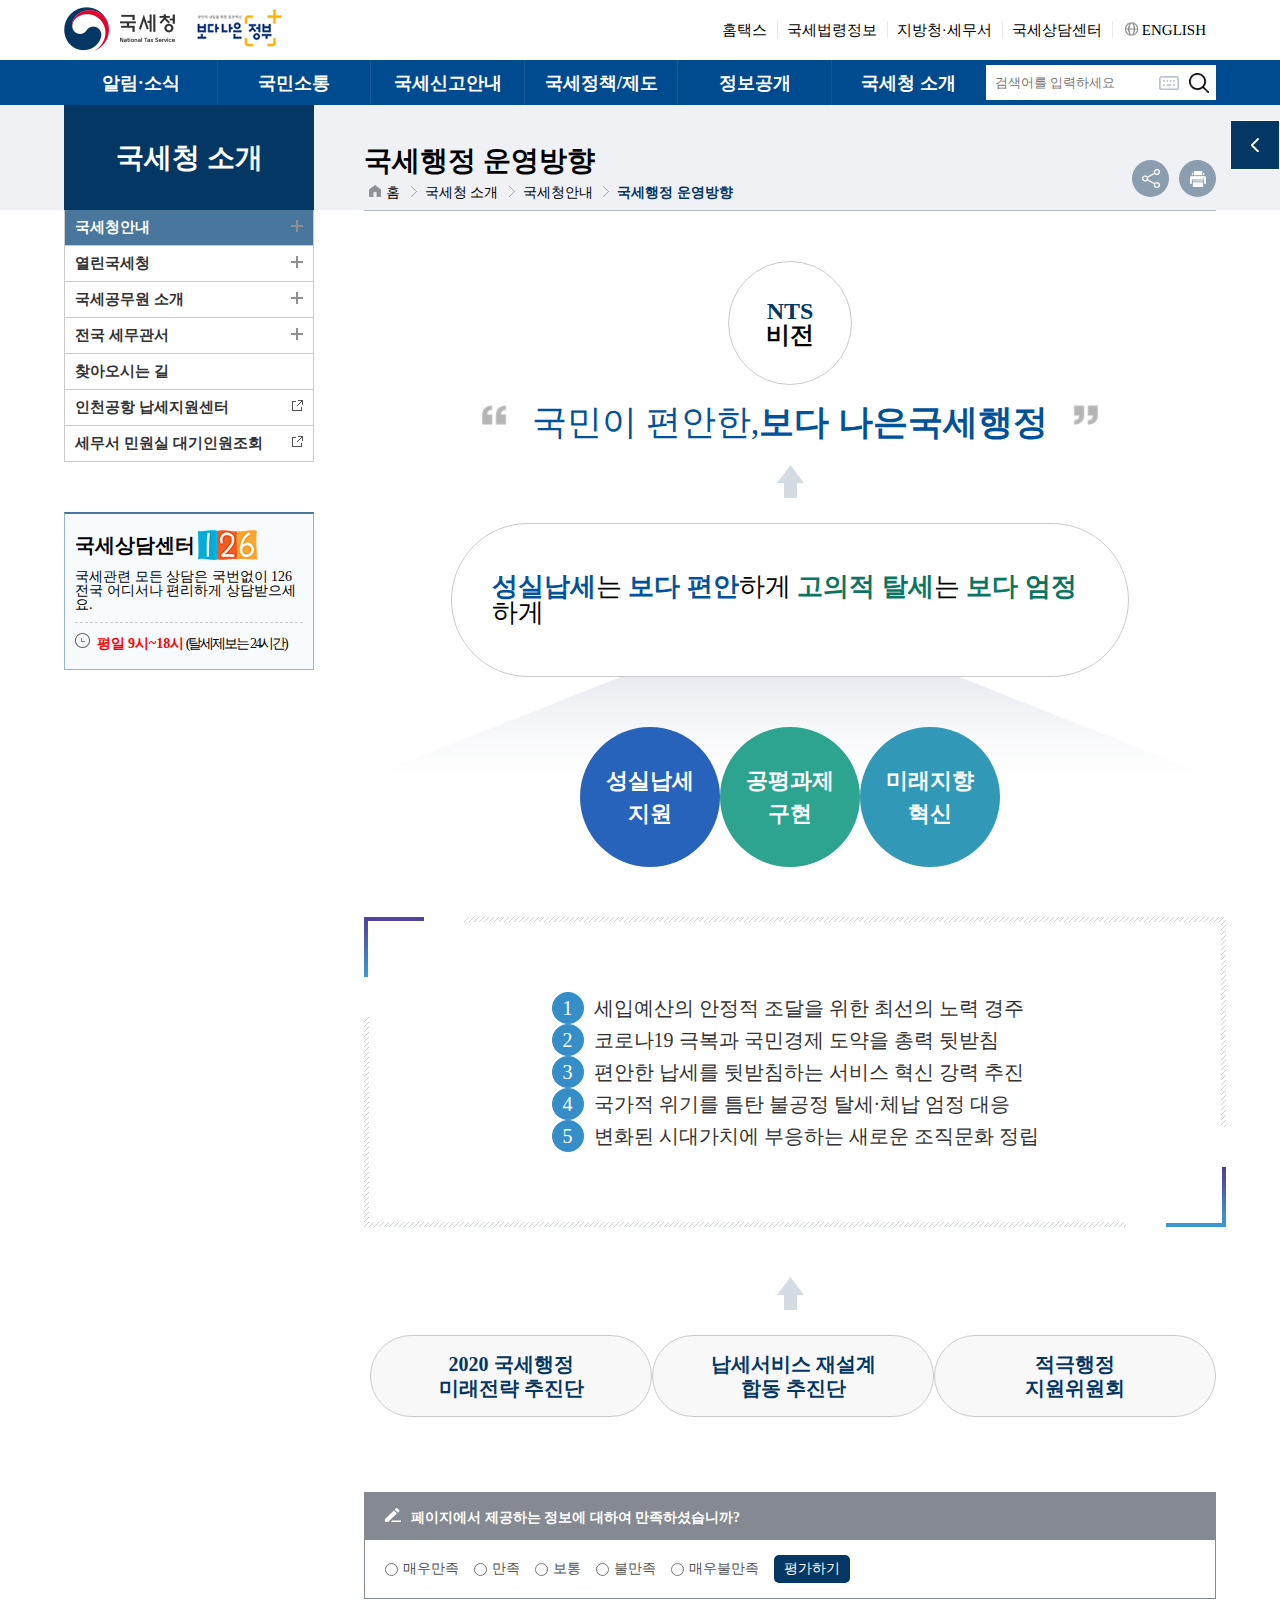
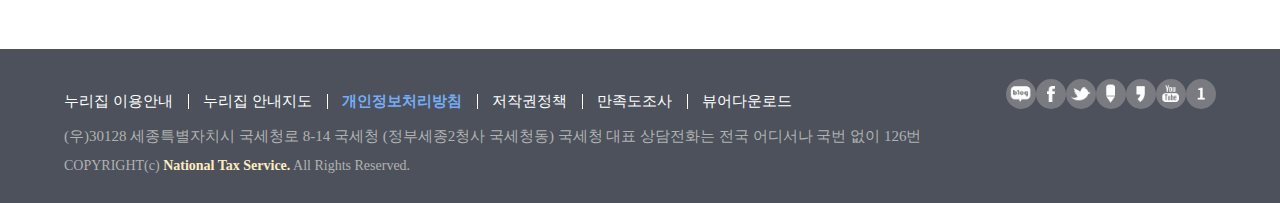
<file: subpage/sub6.html>
<!DOCTYPE html>
<html lang="en">
<head>
   <meta charset="UTF-8">
   <title>sub6</title>
   <meta name="description" content="DESCRIPTION">
   <link rel="stylesheet" href="../css/initial.min.css">
   <link rel="stylesheet" href="../css/style.css">
   <script type="text/javascript" src="../js/jquery_3.5.1.js"></script>
   <script type="text/javascript" src="../js/common.js"></script>
   <script type="text/javascript" src="../js/sublayout.js"></script>
 </head>
 <body>
   <aside id="aside">
     <span class="asideBtn">
       <img src="../img/layout/arrow_open.png" alt="">
     </span>
     <div class="quickMenu">
       <div class="title">
         <img class="asideClose" src="../img/layout/arrow_close.png" alt="">
         <h2>바로가기</h2>
       </div>
       <ul>
         <li><a href="">홈택스</a></li>
         <li><a href="">국세상담센터</a></li>
         <li><a href="">국세법령정보</a></li>
         <li><a href="">탈세제보</a></li>
         <li><a href="">국세환급금 찾기</a></li>
         <li><a href="">세무서식</a></li>
         <li><a href="">납세자권익24</a></li>
         <li><a href="">주류면허지원센터</a></li>
         <li><a href="">국세통계</a></li>
         <li><a href="">취업후 학자금상환</a></li>
         <li><a href="">어린이 국세청</a></li>
         <li><a href="">조세박물관</a></li>
         <li><a href="">지방청·세무서</a></li>
       </ul>
     </div>
     <a href="" class="back_top">
       <img src="../img/layout/ico_top.png" alt="">
       <p>맨위로</p>
     </a>
   </aside>
   <header id="header">
     <nav id="navTop">
       <div class="innerWrap">
         <div class="hTopLeft">
           <div class="logoBox">
             <a href="../index.html"><img src="../img/layout/logo1.png" alt=""></a>
             <a href="../index.html"><img src="../img/layout/logo2.png" alt=""></a>
           </div>
           <ul class="menu">
             <li><a href="">홈택스</a></li>
             <li><a href="">국세법령정보</a></li>
             <li><a href="">지방청·세무서</a></li>
             <li><a href="">국세상담센터</a></li>
             <li><a href="">ENGLISH</a></li>
           </ul>
         </div>
         <div class="hTopRight">
         <div class="snsIcon">
           <img src="../img/layout/icon_sns01.png" alt="">
           <img src="../img/layout/icon_sns02.png" alt="">
           <img src="../img/layout/icon_sns03.png" alt="">
           <img src="../img/layout/icon_sns04.png" alt="">
           <img src="../img/layout/icon_sns05.png" alt="">
           <img src="../img/layout/icon_sns06.png" alt="">
           <img src="../img/layout/icon_sns07.png" alt="">
         </div>
         <div class="sizeControl">
           <p>화면크기</p>
           <div class="controlBox">
             <button class="minus" type="button" name="button"></button>
             <button class="default" type="button" name="button"></button>
             <button class="plus" type="button" name="button"></button>
           </div>
         </div>
       </div>
       </div>
     </nav>
     <nav id="navBottom">
       <div class="innerWrap">
         <ul class="mainMenu">
           <li id="hv1" class="mainMenuList">
             <a href="sub1.html">알림·소식</a>
           </li>
           <li id="hv2" class="mainMenuList">
             <a href="sub2.html">국민소통</a>
           </li>
           <li id="hv3" class="mainMenuList">
             <a href="sub3.html">국세신고안내</a>
           </li>
           <li id="hv4" class="mainMenuList">
             <a href="sub4.html">국세정책/제도</a>
           </li>
           <li id="hv5" class="mainMenuList">
             <a href="sub5.html">정보공개</a>
           </li>
           <li id="hv6" class="mainMenuList">
             <a href="sub6.html">국세청 소개</a>
           </li>
         </ul>
         <div class="searchBox">
           <input type="text" placeholder="검색어를 입력하세요">
           <img src="../img/layout/icon-keyboard.png" alt="">
           <button type="button" name="button"></button>
         </div>
       </div>
     </nav>
     <nav id="dropMenu">
       <div class="innerWrap">
         <div class="inner">
           <div class="box">
             <ul id="no1" class="submenu">
               <li><a href="">보도자료</a></li>
               <li><a href="">신문기사 모음</a></li>
               <li><a href="">보도해명 자료</a></li>
               <li>
                 <img class="more" src="../img/layout/mob_dep_wh.png" alt="">
                 <a href="">고시·공고·행정예고</a>
                 <ul class="innerMenu">
                   <li><a href="">고시</a></li>
                   <li><a href="">공고</a></li>
                   <li><a href="">훈령·고시 행정예고</a></li>
                 </ul>
               </li>
               <li><a href="">공지사항</a></li>
               <li>
                 <img class="more" src="../img/layout/mob_dep_wh.png" alt="">
                 <a href="">국세청 소식</a>
                 <ul class="innerMenu">
                   <li><a href="">뉴스레터</a></li>
                   <li><a href="">월간국세</a></li>
                   <li><a href="">사회공헌</a></li>
                 </ul>
               </li>
               <li>
                 <img class="link" src="../img/layout/ico_window.png" alt="">
                 <a href="">국세청 동영상</a>
               </li>
               <li>
                 <img class="more" src="../img/layout/mob_dep_wh.png" alt="">
                 <a href="">모범·아름다운 납세자</a>
                 <ul class="innerMenu">
                   <li><a href="">모범 납세자</a></li>
                   <li><a href="">아름다운 납세자</a></li>
                 </ul>
               </li>
             </ul>
             <ul id="no2" class="submenu">
               <li><a href="">국세청100배 활용하기<br>가이드맵</a></li>
               <li>
                 <img class="more" src="../img/layout/mob_dep_wh.png" alt="">
                 <a href="">규제혁신</a>
                 <ul class="innerMenu">
                   <li><a href="">규제혁신 신문고</a></li>
                   <li><a href="">규제혁신 과제현황</a></li>
                   <li><a href="">심사중인 규제법안</a></li>
                   <li><a href="">부처별 보도자료</a></li>
                   <li><a href="">규제법령 정보</a></li>
                   <li><a href="">규제혁신 홍보자료</a></li>
                   <li><a href="">규제입증 요청</a></li>
                 </ul>
               </li>
               <li>
                 <img class="more" src="../img/layout/mob_dep_wh.png" alt="">
                 <a href="">적극행정</a>
                 <ul class="innerMenu">
                   <li><a href="">제도소개</a></li>
                   <li>
                     <img class="link" src="../img/layout/ico_window.png" alt="">
                     <a href="">적극행정 국민추천</a>
                   </li>
                   <li>
                     <img class="link" src="../img/layout/ico_window.png" alt="">
                     <a href="">소극행정 신고</a>
                   </li>
                   <li><a href="">적극행정 제안</a></li>
                   <li><a href="">적극행정 자료실</a></li>
                   <li><a href="">적극행정 우수공무원</a></li>
                 </ul>
               </li>
               <li>
                 <img class="link" src="../img/layout/ico_window.png" alt="">
                 <a href="">광화문1번가<br>국민참여플랫폼</a>
               </li>
             </ul>
             <ul id="no3" class="submenu">
               <li>
                 <a href="">개인신고안내</a>
                 <ul class="innerMenu">
                   <li><a href="">종합소등세</a></li>
                   <li><a href="">주택임대소득</a></li>
                   <li><a href="">종교인소득</a></li>
                   <li><a href="">부가가치세</a></li>
                   <li><a href="">사업장현황신고</a></li>
                   <li><a href="">원천세</a></li>
                   <li><a href="">연말정산</a></li>
                   <li><a href="">양도소득세</a></li>
                   <li><a href="">주택세금 100문100답</a></li>
                   <li><a href="">상속세</a></li>
                   <li><a href="">증여세</a></li>
                   <li><a href="">종합부동산세</a></li>
                   <li><a href="">세금납부 안내</a></li>
                 </ul>
               </li>
               <li>
                 <!-- <img class="more" src="img/layout/mob_dep.png" alt=""> -->
                 <a href="">법인신고안내</a>
                 <ul class="innerMenu">
                   <li><a href="">법인세</a></li>
                   <li><a href="">공익법인</a></li>
                   <li><a href="">부가가치세</a></li>
                   <li><a href="">원천세</a></li>
                   <li><a href="">연말정산</a></li>
                   <li><a href="">종교인소득</a></li>
                   <li><a href="">세금납부 안내</a></li>
                 </ul>
               </li>
             </ul>
             <ul id="no4" class="submenu">
               <li>
                 <img class="more" src="../img/layout/mob_dep_wh.png" alt="">
                 <a href="">사업자등록 안내</a>
                 <ul class="innerMenu">
                   <li><a href="">사업자등록 안내</a></li>
                   <li><a href="">사업자등록 신청</a></li>
                   <li><a href="">제출서류 및 교부</a></li>
                   <li><a href="">사업자등록 정정</a></li>
                   <li><a href="">휴·폐업</a></li>
                   <li><a href="">자주묻는 질문 답변</a></li>
                 </ul>
               </li>
               <li>
                 <img class="more" src="../img/layout/mob_dep_wh.png" alt="">
                 <a href="">근로·자녀장려금</a>
                 <ul class="innerMenu">
                   <li><a href="">근로장려금 소개</a></li>
                   <li><a href="">자녀장려금 소개</a></li>
                   <li><a href="">근로·자녀장려금 신청자격</a></li>
                   <li><a href="">근로장려금 반기신청·지급</a></li>
                   <li><a href="">주요서식</a></li>
                   <li>
                     <img class="link" src="../img/layout/ico_window.png" alt="">
                     <a href="">근로소득간이지급명세서</a>
                   </li>
                   <li><a href="">참고자료실</a></li>
                   <li><a href="">동영상자료실</a></li>
                   <li><a href="">카드뉴스</a></li>
                 </ul>
               </li>
               <li>
                 <img class="more" src="../img/layout/mob_dep_wh.png" alt="">
                 <a href="">전자(세금)계산서/<br>현금영수증/신용카드</a>
                 <ul class="innerMenu">
                   <li><a href="">전자세금계산서</a></li>
                   <li><a href="">현금영수증·신용카드</a></li>
                 </ul>
               </li>
               <li>
                 <img class="more" src="../img/layout/mob_dep_wh.png" alt="">
                 <a href="">신종업종 세무 안내</a>
                 <ul class="innerMenu">
                   <li><a href="">1인미디어 창작자</a></li>
                   <li><a href="">SNS마켓 사업자</a></li>
                   <li><a href="">공유숙박 사업자</a></li>
                   <li><a href="">자료실</a></li>
                 </ul>
               </li>
               <li>
                 <img class="more" src="../img/layout/mob_dep_wh.png" alt="">
                 <a href="">명의신탁주식<br>실소유자 확인안내</a>
                 <ul class="innerMenu">
                   <li><a href="">제도 안내</a></li>
                   <li><a href="">주요서식</a></li>
                   <li><a href="">참고자료실</a></li>
                 </ul>
               </li>
               <li>
                 <img class="more" src="../img/layout/mob_dep_wh.png" alt="">
                 <a href="">중소기업<br>세무컨설팅 제도</a>
                 <ul class="innerMenu">
                   <li><a href="">제도 안내</a></li>
                   <li><a href="">신청밥벙</a></li>
                   <li><a href="">세무컨설팅 내용</a></li>
                   <li><a href="">혜택</a></li>
                 </ul>
               </li>
               <li>
                 <img class="more" src="../img/layout/mob_dep_wh.png" alt="">
                 <a href="">일본 수출규제<br>피해기업 세정지원</a>
                 <ul class="innerMenu">
                   <li><a href="">세정지원센터</a></li>
                   <li><a href="">지원대상</a></li>
                   <li><a href="">지원항목</a></li>
                   <li><a href="">신청방법</a></li>
                   <li><a href="">자주묻는질문</a></li>
                 </ul>
               </li>
               <li>
                 <img class="more" src="../img/layout/mob_dep_wh.png" alt="">
                 <a href="">국제조세정보</a>
                 <ul class="innerMenu">
                   <li><a href="">해외동향 및 세무정보</a></li>
                   <li><a href="">국제조세 주요 신고제도</a></li>
                   <li><a href="">조세조약 및 법령정보</a></li>
                   <li><a href="">자금출처확인서 발급안내</a></li>
                   <li><a href="">발간책자</a></li>
                   <li><a href="">주요서식</a></li>
                   <li><a href="">참고자료실</a></li>
                 </ul>
               </li>
               <li><a href="">조세소송</a></li>
               <li>
                 <img class="more" src="../img/layout/mob_dep_wh.png" alt="">
                 <a href="">세법해석 질의 안내</a>
                 <ul class="innerMenu">
                   <li><a href="">세법해석 질의 안내</a></li>
                   <li><a href="">서면질의제도</a></li>
                   <li><a href="">세법해석 사전답변제도</a></li>
                   <li><a href="">신청·답변대상이 아닌 사례</a></li>
                   <li><a href="">자주묻는질문</a></li>
                 </ul>
               </li>
               <li>
                 <img class="more" src="../img/layout/mob_dep_wh.png" alt="">
                 <a href="">통합자료실</a>
                 <ul class="innerMenu">
                   <li><a href="">세무서식</a></li>
                   <li><a href="">세무용어사전</a></li>
                   <li><a href="">국세청 프로그램</a></li>
                   <li><a href="">국세청 발간책자</a></li>
                   <li><a href="">자주묻는질문</a></li>
                 </ul>
               </li>
             </ul>
             <ul id="no5" class="submenu">
               <li>
                 <img class="more" src="../img/layout/mob_dep_wh.png" alt="">
                 <a href="">정보공개</a>
                 <ul class="innerMenu">
                   <li><a href="">정고공개제도 안내</a></li>
                   <li><a href="">정보목록</a></li>
                   <li>
                     <img class="link" src="../img/layout/ico_window.png" alt="">
                     <a href="">정보공개 청구</a>
                   </li>
                   <li><a href="">일반행정정보</a></li>
                   <li><a href="">재정정보 공개</a></li>
                   <li><a href="">예산현황</a></li>
                 </ul>
               </li>
               <li>
                 <img class="more" src="../img/layout/mob_dep_wh.png" alt="">
                 <a href="">사전정보공표</a>
                 <ul class="innerMenu">
                   <li><a href="">국민생활에 밀접한<br>국세정보</a></li>
                   <li><a href="">예산정보</a></li>
                   <li><a href="">행정감시정보</a></li>
                   <li><a href="">국세행정 관련 정보</a></li>
                 </ul>
               </li>
               <li>
                 <img class="more" src="../img/layout/mob_dep_wh.png" alt="">
                 <a href="">고액 상습체납자 등<br>명단 공개</a>
                 <ul class="innerMenu">
                   <li><a href="">고액 상습체납자 명단 공개</a></li>
                   <li><a href="">조세포탈범 명단 공개</a></li>
                   <li><a href="">해외금융계좌 고액 신고<br>의무 위반자 명단 공개</a></li>
                   <li><a href="">불성실기부금수령단체 명단 공개</a></li>
                 </ul>
               </li>
               <li><a href="">공공데이터 제공</a></li>
               <li><a href="">정책 실명제</a></li>
               <li>
                 <img class="link" src="../img/layout/ico_window.png" alt="">
                 <a href="">정책연구보고서</a>
               </li>
               <li>
                 <img class="link" src="../img/layout/ico_window.png" alt="">
                 <a href="">국세통계</a>
               </li>
             </ul>
             <ul id="no6" class="submenu">
               <li>
                 <img class="more" src="../img/layout/mob_dep_wh.png" alt="">
                 <a href="">국세청안내</a>
                 <ul class="innerMenu">
                   <li><a href="">국세행정 운영방향</a></li>
                   <li>
                     <img class="link" src="../img/layout/ico_window.png" alt="">
                     <a href="">대표상담전화</a>
                   </li>
                   <li><a href="">연혁</a></li>
                   <li><a href="">국세청 상징</a></li>
                   <li><a href="">조직과 기능</a></li>
                   <li><a href="">국세청에서 하는 일</a></li>
                 </ul>
               </li>
               <li>
                 <img class="more" src="../img/layout/mob_dep_wh.png" alt="">
                 <a href="">열린국세청</a>
                 <ul class="innerMenu">
                   <li><a href="">인사말</a></li>
                   <li><a href="">청장과의 대화</a></li>
                   <li><a href="">청장 프로필</a></li>
                   <li><a href="">청장 일정</a></li>
                   <li><a href="">청장 동향</a></li>
                   <li><a href="">차장 프로필</a></li>
                   <li><a href="">역대 청장 소개</a></li>
                 </ul>
               </li>
               <li>
                 <img class="more" src="../img/layout/mob_dep_wh.png" alt="">
                 <a href="">국세공무원 소개</a>
                 <ul class="innerMenu">
                   <li><a href="">국세공무원이란</a></li>
                   <li><a href="">국세공무원행동강령</a></li>
                 </ul>
               </li>
               <li>
                 <img class="more" src="../img/layout/mob_dep_wh.png" alt="">
                 <a href="">전국 세무관서</a>
                 <ul class="innerMenu">
                   <li><a href="">지역으로 찾기</a></li>
                   <li><a href="">이름으로 찾기</a></li>
                 </ul>
               </li>
               <li><a href="">찾아오시는 길</a></li>
               <li>
                 <img class="more" src="../img/layout/mob_dep_wh.png" alt="">
                 <a href="">인천공항<br>납세지원센터</a>
                 <ul class="innerMenu">
                   <li><a href="">민원증명 신청</a></li>
                   <li><a href="">각종 신고서 접수</a></li>
                   <li><a href="">각종 신청 접수</a></li>
                   <li><a href="">기타 이용가능 업무</a></li>
                   <li><a href="">모범납세자 비즈니스센터<br>운영</a></li>
                   <li><a href="">자주묻는 질문 답변</a></li>
                   <li><a href=""></a></li>
                 </ul>
               </li>
               <li>
                 <img class="link" src="../img/layout/ico_window.png" alt="">
                 <a href="">세무서 민원실<br>대기인원조회</a>
               </li>
             </ul>
           </div>
           <div class="space"></div>
         </div>
       </div>
     </nav>
     <div class="bg"></div>
   </header>
   <main id="container" class="subpage">
     <div class="innerWrap">
       <div id="lnb">
         <h2 class="lnbHd">국세청 소개</h2>
         <ul class="lnbBd">
           <li class="on">
             <img class="more" src="../img/sub/ico_plus.png" alt="">
             <a href="">국세청안내</a>
             <ul class="innerMenu">
               <li><a href="">국세행정 운영방향</a></li>
               <li>
                 <img class="link" src="../img/layout/ico_window.png" alt="">
                 <a href="">대표상담전화</a>
               </li>
               <li><a href="">연혁</a></li>
               <li><a href="">국세청 상징</a></li>
               <li><a href="">조직과 기능</a></li>
               <li><a href="">국세청에서 하는 일</a></li>
             </ul>
           </li>
           <li>
             <img class="more" src="../img/sub/ico_plus.png" alt="">
             <a href="">열린국세청</a>
             <ul class="innerMenu">
               <li><a href="">인사말</a></li>
               <li><a href="">청장과의 대화</a></li>
               <li><a href="">청장 프로필</a></li>
               <li><a href="">청장 일정</a></li>
               <li><a href="">청장 동향</a></li>
               <li><a href="">차장 프로필</a></li>
               <li><a href="">역대 청장 소개</a></li>
             </ul>
           </li>
           <li>
             <img class="more" src="../img/sub/ico_plus.png" alt="">
             <a href="">국세공무원 소개</a>
             <ul class="innerMenu">
               <li><a href="">국세공무원이란</a></li>
               <li><a href="">국세공무원행동강령</a></li>
             </ul>
           </li>
           <li>
             <img class="more" src="../img/sub/ico_plus.png" alt="">
             <a href="">전국 세무관서</a>
             <ul class="innerMenu">
               <li><a href="">지역으로 찾기</a></li>
               <li><a href="">이름으로 찾기</a></li>
             </ul>
           </li>
           <li><a href="">찾아오시는 길</a></li>
           <li>
             <img class="link" src="../img/layout/ico_window.png" alt="">
             <a href="">인천공항 납세지원센터</a>
             <ul class="innerMenu">
               <li><a href="">민원증명 신청</a></li>
               <li><a href="">각종 신고서 접수</a></li>
               <li><a href="">각종 신청 접수</a></li>
               <li><a href="">기타 이용가능 업무</a></li>
               <li><a href="">모범납세자 비즈니스센터<br>운영</a></li>
               <li><a href="">자주묻는 질문 답변</a></li>
             </ul>
           </li>
           <li>
             <img class="link" src="../img/layout/ico_window.png" alt="">
             <a href="">세무서 민원실 대기인원조회</a>
           </li>
         </ul>
         <div class="lnbBn">
           <h2 class="title">
             국세상담센터
           </h2>
           <p class="desc">
             국세관련 모든 상담은 국번없이 126<br>
             전국 어디서나 편리하게 상담받으세요.
           </p>
           <p class="time">
             <strong>평일 9시~18시</strong> (탈세제보는 24시간)
           </p>
         </div>
       </div>
       <div id="mainContent">
         <div class="contentHd">
           <div class="hdLeft">
             <h2 class="title">국세행정 운영방향</h2>
             <div class="route">
               <a class="home" href="">홈</a>
               <a href="">국세청 소개</a>
               <a href="">국세청안내</a>
               <a class="current" href="">국세행정 운영방향</a>
             </div>
           </div>
           <div class="hdRight">
             <a href="">
               <img src="../img/sub/share_ico.png" alt="">
             </a>
             <a href="">
               <img src="../img/sub/print_ico.png" alt="">
             </a>
           </div>
         </div>
         <div class="contentBd sub6">
           <div class="vision">
             <div class="step1">
               <div class="circle1">
                 <strong>NTS</strong>
                 <h2>비전</h2>
               </div>
               <div class="moto">
                 <p>국민이 편안한,<strong class="blue">보다 나은</strong><strong>국세행정</strong></p>
               </div>
             </div>
             <div class="step2">
               <img src="../img/sub/vision_ico2.png" alt="">
               <div class="sloganBox">
                 <div class="slogan">
                   <p>
                     <strong class="blue">성실납세</strong>는
                     <strong class="blue">보다 편안</strong>하게
                     <strong class="green">고의적 탈세</strong>는
                     <strong class="green">보다 엄정</strong>하게
                   </p>
                 </div>
                 <!-- <div class="tag">
                   <h2>운영방향</h2>
                   <img src="../img/sub/vision_ico1.png" alt="">
                 </div> -->
               </div>
             </div>
             <div class="step3">
               <div class="circle blue">
                 <h2>성실납세</h2>
                 <h2>지원</h2>
               </div>
               <div class="circle green">
                 <h2>공평과제</h2>
                 <h2>구현</h2>
               </div>
               <div class="circle teal">
                 <h2>미래지향</h2>
                 <h2>혁신</h2>
               </div>
             </div>
             <div class="step4">
               <div class="boxWrap">
                 <ul>
                   <li><span>1</span><p>세입예산의 안정적 조달을 위한 최선의 노력 경주</p></li>
                   <li><span>2</span><p>코로나19 극복과 국민경제 도약을 총력 뒷받침</p></li>
                   <li><span>3</span><p>편안한 납세를 뒷받침하는 서비스 혁신 강력 추진</p></li>
                   <li><span>4</span><p>국가적 위기를 틈탄 불공정 탈세·체납 엄정 대응</p></li>
                   <li><span>5</span><p>변화된 시대가치에 부응하는 새로운 조직문화 정립</p></li>
                 </ul>
                 <!-- <div class="tag">
                   <h2>중점 추진과제</h2>
                   <img src="../img/sub/vision_ico1.png" alt="">
                 </div> -->
               </div>
             </div>
             <div class="step5">
               <img src="../img/sub/vision_ico2.png" alt="">
               <div class="organiztion">
                 <div class="group">
                   <p>2020 국세행정<br>미래전략 추진단</p>
                 </div>
                 <div class="group">
                   <p>납세서비스 재설계<br>합동 추진단</p>
                 </div>
                 <div class="group">
                   <p>적극행정<br>지원위원회</p>
                 </div>
                 <!-- <div class="tag">
                   <h2>추진기반</h2>
                   <img src="../img/sub/vision_ico1.png" alt="">
                 </div> -->
               </div>
             </div>
           </div>
         </div>
         <div id="survey">
           <div class="surveyWrap">
             <div class="question">
               <h2>페이지에서 제공하는 정보에 대하여 만족하셨습니까?</h2>
             </div>
             <div class="alist">
               <div class="score">
                 <input type="radio" id="score5" >
                 <label for="score5">매우만족</label>
               </div>
               <div class="score">
                 <input type="radio" id="score4" >
                 <label for="score4">만족</label>
               </div>
               <div class="score">
                 <input type="radio" id="score3" >
                 <label for="score3">보통</label>
               </div>
               <div class="score">
                 <input type="radio" id="score2" >
                 <label for="score2">불만족</label>
               </div>
               <div class="score">
                 <input type="radio" id="score1" >
                 <label for="score1">매우불만족</label>
               </div>
               <div class="submitBtn">
                 <button>평가하기</button>
               </div>
             </div>
           </div>
         </div>
       </div>
     </div>
   </main>
   <footer id="footer">
     <div class="innerWrap">
       <div class="fLeft">
         <div class="f_logo">
           <a href="../index.html"><img src="../img/layout/footLogo.png" alt=""></a>
         </div>
         <div class="f_info">
         <div class="policy">
           <ul>
             <li><a href="">누리집 이용안내</a></li>
             <li><a href="">누리집 안내지도</a></li>
             <li><a href=""><strong>개인정보처리방침</strong></a></li>
             <li><a href="">저작권정책</a></li>
             <li><a href="">만족도조사</a></li>
             <li><a href="">뷰어다운로드</a></li>
           </ul>
         </div>
           <p class="adress">(우)30128 세종특별자치시 국세청로 8-14 국세청 (정부세종2청사 국세청동) 국세청 대표 상담전화는 전국 어디서나 국번 없이 126번</p>
           <p class="copyright">COPYRIGHT(c) <strong>National Tax Service.</strong> All Rights Reserved.</p>
       </div>
       </div>
       <div class="fright">
        <div class="f_snsIcon">
          <a href="">
            <img src="../img/layout/footer_blog.png" alt="">
          </a>
          <a href="">
            <img src="../img/layout/footer_facebook.png" alt="">
          </a>
          <a href="">
            <img src="../img/layout/footer_twitter.png" alt="">
          </a>
          <a href="">
            <img src="../img/layout/footer_post.png" alt="">
          </a>
          <a href="">
            <img src="../img/layout/footer_kakao.png" alt="">
          </a>
          <a href="">
            <img src="../img/layout/footer_youtube.png" alt="">
          </a>
          <a href="">
            <img src="../img/layout/footer_1.png" alt="">
          </a>
        </div>
       </div>
     </div>
   </footer>
 </body>
 </html>
</file>
<file: css/style.css>
html, body {
  height: 100%;
  font-size: 10px;
}

* {
  margin: 0;
  padding: 0;
}

ul, li {
  list-style: none;
}

a {
  text-decoration: none;
  color: #000000;
}

::marker {
  color: #999999;
}

.innerWrap {
  width: 75%;
  margin: 0 auto;
}

#aside {
  display: flex;
  flex-direction: column;
  align-items: center;
  position: absolute;
  top: 119px;
  right: 1.5%;
  z-index: 200;
}

#aside.fixed {
  position: fixed;
  top: 50px;
  right: 1.5%;
}

#aside .asideBtn {
  display: none;
  align-items: center;
  justify-content: center;
  position: fixed;
  top: 120px;
  right: 0;
  width: 50px;
  height: 50px;
  background-color: #043763;
  border: 1px solid #fff;
  box-sizing: border-box;
  transition: 1.5s ease-in-out;
}

#aside .quickMenu {
  width: 170px;
  border: 2px solid #043763;
  transition: 0.5s;
}

#aside .quickMenu .title {
  display: flex;
  align-items: center;
  justify-content: center;
  background: #043763;
}

#aside .quickMenu .title h2 {
  height: 48px;
  line-height: 48px;
  font-size: 18px;
  text-align: center;
  color: #fff;
}

#aside .quickMenu .title a {
  display: flex;
  align-items: center;
  justify-content: center;
  width: 40px;
  height: 40px;
}

#aside .quickMenu .title a img {
  width: 8px;
  height: 14px;
  display: block;
}

#aside .quickMenu ul li {
  height: 45px;
  border-bottom: 1px solid #e5e5e5;
  background-color: #fff;
}

#aside .quickMenu ul li:hover {
  background-color: #d3e4ef;
}

#aside .quickMenu ul li a {
  display: block;
  font-size: 15px;
  text-align: left;
  padding: 15px 20px;
  color: #333;
}

#aside .back_top {
  display: none;
  flex-direction: column;
  align-items: center;
  justify-content: center;
  position: fixed;
  bottom: 3.5%;
  right: 4.5%;
  width: 60px;
  height: 60px;
  border: 1px solid #c4c4c4;
  border-radius: 100%;
  background: #fff;
  margin-top: 25px;
}

#aside .back_top img {
  margin-bottom: 10px;
}

#aside .back_top p {
  font-size: 12px;
  color: #666666;
}

#header {
  position: relative;
}

#header #navTop {
  display: flex;
  align-items: center;
  height: 60px;
}

#header #navTop .innerWrap {
  display: flex;
  justify-content: space-between;
}

#header #navTop .innerWrap .hTopLeft {
  display: flex;
}

#header #navTop .innerWrap .hTopLeft .logoBox {
  display: flex;
}

#header #navTop .innerWrap .hTopLeft .logoBox img {
  margin-right: 20px;
}

#header #navTop .innerWrap .hTopLeft .menu {
  display: flex;
  align-items: center;
  overflow: hidden;
}

#header #navTop .innerWrap .hTopLeft .menu li {
  position: relative;
  padding: 0 10px;
}

#header #navTop .innerWrap .hTopLeft .menu li:after {
  content: '';
  position: absolute;
  top: 50%;
  right: -1px;
  transform: translateY(-50%);
  width: 1px;
  height: 18px;
  background-color: #eaeaea;
}

#header #navTop .innerWrap .hTopLeft .menu li:last-child {
  padding-left: 30px;
}

#header #navTop .innerWrap .hTopLeft .menu li:last-child a:before {
  content: '';
  display: inline-block;
  position: absolute;
  top: 50%;
  left: 13%;
  width: 15px;
  height: 15px;
  transform: translateY(-50%);
  background-image: url("../img/layout/ico_globus.png");
  background-repeat: no-repeat;
}

#header #navTop .innerWrap .hTopLeft .menu li a {
  font-size: 15px;
}

#header #navTop .innerWrap .hTopRight {
  display: flex;
  align-items: center;
}

#header #navTop .innerWrap .hTopRight .snsIcon img {
  padding-right: 10px;
}

#header #navTop .innerWrap .hTopRight .sizeControl {
  display: flex;
  align-items: center;
}

#header #navTop .innerWrap .hTopRight .sizeControl p {
  font-size: 15px;
  margin-right: 10px;
}

#header #navTop .innerWrap .hTopRight .sizeControl .controlBox button {
  width: 20px;
  height: 20px;
  border: 1px solid #eaeaea;
  background-color: #fff;
}

#header #navTop .innerWrap .hTopRight .sizeControl .controlBox button:nth-child(1) {
  background-image: url("../img/layout/btn_01.png");
}

#header #navTop .innerWrap .hTopRight .sizeControl .controlBox button:nth-child(2) {
  background-image: url("../img/layout/btn_02.png");
}

#header #navTop .innerWrap .hTopRight .sizeControl .controlBox button:nth-child(3) {
  background-image: url("../img/layout/btn_03.png");
}

#header #navBottom {
  background-color: #004a8f;
}

#header #navBottom .innerWrap {
  height: 45px;
  display: flex;
  align-items: center;
  justify-content: space-between;
}

#header #navBottom .innerWrap .mainMenu {
  display: flex;
  align-items: center;
  width: 80%;
  height: 100%;
  overflow: hidden;
}

#header #navBottom .innerWrap .mainMenu li {
  display: flex;
  align-items: center;
  justify-content: center;
  position: relative;
  width: 16.666%;
  height: 100%;
}

#header #navBottom .innerWrap .mainMenu li:after {
  content: '';
  position: absolute;
  left: -1px;
  width: 1px;
  height: 100%;
  background-color: #ffffff14;
}

#header #navBottom .innerWrap .mainMenu li a {
  font-size: 1.8rem;
  font-weight: 600;
  color: #fff;
}

#header #navBottom .innerWrap .searchBox {
  position: relative;
  display: flex;
  width: 20%;
}

#header #navBottom .innerWrap .searchBox input {
  width: calc(100% - 35px);
  padding: 8px;
  outline: none;
  border: 1px solid #fff;
  box-sizing: border-box;
}

#header #navBottom .innerWrap .searchBox img {
  position: absolute;
  top: 50%;
  right: 16%;
  transform: translateY(-50%);
}

#header #navBottom .innerWrap .searchBox button {
  width: 35px;
  height: 35px;
  background-color: #fff;
  border: none;
  box-sizing: border-box;
  outline: none;
  background-image: url("../img/layout/ico_glass.png");
  background-repeat: no-repeat;
  background-position: center;
  background-size: 20px 20px;
}

#header #dropMenu {
  display: none;
  position: absolute;
  background: #fff;
  top: 105px;
  left: 0;
  right: 0;
  z-index: 100;
  border-bottom: 1px solid #cbcbcb;
}

#header #dropMenu.active {
  display: block;
}

#header #dropMenu .innerWrap .inner {
  display: flex;
  width: 100%;
}

#header #dropMenu .innerWrap .inner .box {
  display: flex;
  width: 80%;
}

#header #dropMenu .innerWrap .inner .box ul.submenu {
  width: 16.666%;
  border-left: 1px solid #eaeaea;
  box-sizing: border-box;
}

#header #dropMenu .innerWrap .inner .box ul.submenu:nth-child(3) > li {
  background-color: #e7e7e7;
}

#header #dropMenu .innerWrap .inner .box ul.submenu:nth-child(3) > li > a {
  position: relative;
}

#header #dropMenu .innerWrap .inner .box ul.submenu:nth-child(3) > li > a:after {
  content: '';
  position: absolute;
  top: 15px;
  right: 10px;
  width: 8px;
  height: 11px;
  background-image: url("../img/layout/mob_dep_wh.png");
  background-repeat: no-repeat;
  background-size: contain;
}

#header #dropMenu .innerWrap .inner .box ul.submenu:nth-child(3) > li .innerMenu {
  display: block;
}

#header #dropMenu .innerWrap .inner .box ul.submenu:last-child {
  border-right: 1px solid #eaeaea;
}

#header #dropMenu .innerWrap .inner .box ul.submenu li {
  position: relative;
}

#header #dropMenu .innerWrap .inner .box ul.submenu li:hover {
  background-color: #d3e4ef;
}

#header #dropMenu .innerWrap .inner .box ul.submenu li a {
  display: block;
  font-size: 15px;
  line-height: 1.5;
  padding: 10px 0 10px 10px;
}

#header #dropMenu .innerWrap .inner .box ul.submenu li .more {
  position: absolute;
  top: 15px;
  right: 10px;
}

#header #dropMenu .innerWrap .inner .box ul.submenu li .more.on {
  transform: rotate(90deg);
}

#header #dropMenu .innerWrap .inner .box ul.submenu li .link {
  position: absolute;
  top: 15px;
  right: 10px;
}

#header #dropMenu .innerWrap .inner .box ul.submenu li ul.innerMenu {
  display: none;
  background-color: #fff;
}

#header #dropMenu .innerWrap .inner .box ul.submenu li ul.innerMenu.active {
  display: block;
}

#header #dropMenu .innerWrap .inner .box ul.submenu li ul.innerMenu li {
  position: relative;
  background-color: #fff;
}

#header #dropMenu .innerWrap .inner .box ul.submenu li ul.innerMenu li:hover {
  background-color: #d3e4ef;
}

#header #dropMenu .innerWrap .inner .box ul.submenu li ul.innerMenu li a {
  font-size: 14px;
  color: #666666;
  padding: 5px 0 5px 15px;
}

#header #dropMenu .innerWrap .inner .box ul.submenu li ul.innerMenu li .link {
  position: absolute;
  top: 15px;
  right: 10px;
}

#header #dropMenu .innerWrap .inner .space {
  width: 20%;
}

#header .bg {
  display: none;
  position: absolute;
  background: #000000d6;
  top: 105px;
  height: calc(100vh - 105px);
  left: 0;
  right: 0;
  z-index: 10;
}

#header .bg.active {
  display: block;
}

#footer {
  background-color: #4c515c;
  padding: 30px 0;
}

#footer .innerWrap {
  display: flex;
  justify-content: space-between;
}

#footer .innerWrap .fLeft {
  display: flex;
  margin-top: 15px;
  width: 75%;
}

#footer .innerWrap .fLeft .f_info {
  margin-left: 36px;
}

#footer .innerWrap .fLeft .f_info .policy {
  margin-bottom: 20px;
}

#footer .innerWrap .fLeft .f_info .policy ul {
  display: flex;
  overflow: hidden;
}

#footer .innerWrap .fLeft .f_info .policy ul li {
  position: relative;
  margin-right: 30px;
}

#footer .innerWrap .fLeft .f_info .policy ul li:after {
  content: '';
  position: absolute;
  top: 50%;
  left: -15px;
  transform: translateY(-50%);
  width: 1px;
  height: 20px;
  background-color: #fff;
}

#footer .innerWrap .fLeft .f_info .policy ul li a {
  font-size: 15px;
  color: #fff;
}

#footer .innerWrap .fLeft .f_info .policy ul li a strong {
  color: #76acf5;
}

#footer .innerWrap .fLeft .f_info .adress {
  font-size: 15px;
  color: #b1b1b1;
  margin-bottom: 15px;
}

#footer .innerWrap .fLeft .f_info .copyright {
  font-size: 14px;
  color: #b1b1b1;
}

#footer .innerWrap .fLeft .f_info .copyright strong {
  color: #ffecbf;
}

#footer .innerWrap .fright {
  display: flex;
  justify-content: flex-end;
  width: 25%;
}

#footer .innerWrap .fright .f_snsIcon {
  display: flex;
  justify-content: flex-end;
  flex-wrap: wrap;
}

#footer .innerWrap .fright .f_snsIcon a img {
  width: 40px;
  height: 40px;
  background-color: #a6a6a680;
  border-radius: 100%;
}

@media screen and (max-width: 1600px) {
  .innerWrap {
    width: 90%;
  }
  #aside .asideBtn {
    display: flex;
  }
  #aside .quickMenu {
    transform: translateX(200%);
  }
}

@media screen and (max-width: 1350px) {
  .innerWrap {
    width: 90%;
  }
  #aside .asideBtn {
    display: flex;
  }
  #aside .quickMenu h2 {
    padding-left: 10px;
  }
  #aside .back_top {
    width: 45px;
    height: 45px;
  }
  #aside .back_top img {
    margin-bottom: 5px;
  }
  #aside .back_top p {
    font-size: 10px;
  }
  #header #navTop .innerWrap .hTopLeft {
    width: 100%;
    justify-content: space-between;
  }
  #header #navTop .innerWrap .hTopRight {
    display: none;
  }
  #footer .innerWrap .fLeft .f_logo {
    display: none;
  }
  #footer .innerWrap .fLeft .f_info {
    margin-left: 0px;
  }
  #footer .innerWrap .fright .f_snsIcon a img {
    width: 30px;
    height: 30px;
  }
}

#container.subpage {
  position: relative;
  padding: 0;
  background-color: #fff;
}

#container.subpage:after {
  content: '';
  position: absolute;
  top: 0;
  left: 0;
  width: 100%;
  height: 105px;
  background-color: #f0f1f5;
}

#container.subpage .innerWrap {
  display: flex;
  z-index: 10;
}

#container.subpage .innerWrap #lnb {
  width: 250px;
  z-index: 10;
}

#container.subpage .innerWrap #lnb .lnbHd {
  height: 105px;
  line-height: 105px;
  font-size: 28px;
  font-weight: 600;
  color: #fff;
  text-align: center;
  vertical-align: middle;
  background: #043763;
}

#container.subpage .innerWrap #lnb .lnbBd li {
  position: relative;
  border-left: 1px solid #cbcbcb;
  border-right: 1px solid #cbcbcb;
  border-bottom: 1px solid #cbcbcb;
  box-sizing: border-box;
}

#container.subpage .innerWrap #lnb .lnbBd li.on {
  background-color: #49769d;
}

#container.subpage .innerWrap #lnb .lnbBd li.on > a {
  color: #fff;
}

#container.subpage .innerWrap #lnb .lnbBd li .more {
  position: absolute;
  top: 10px;
  right: 10px;
}

#container.subpage .innerWrap #lnb .lnbBd li .link {
  position: absolute;
  top: 10px;
  right: 10px;
}

#container.subpage .innerWrap #lnb .lnbBd li a {
  display: block;
  width: calc(100% - 20px);
  font-size: 15px;
  font-weight: 600;
  color: #333;
  text-align: left;
  padding: 10px 10px 10px 10px;
}

#container.subpage .innerWrap #lnb .lnbBd li .innerMenu {
  display: none;
  background-color: #f0f1f5;
  padding: 0 10px 10px 10px;
}

#container.subpage .innerWrap #lnb .lnbBd li .innerMenu.active {
  display: block;
}

#container.subpage .innerWrap #lnb .lnbBd li .innerMenu li {
  position: relative;
  border: 0;
}

#container.subpage .innerWrap #lnb .lnbBd li .innerMenu li.link {
  position: absolute;
  top: 10px;
  right: 10px;
}

#container.subpage .innerWrap #lnb .lnbBd li .innerMenu li a {
  color: #666666;
}

#container.subpage .innerWrap #lnb .lnbBn {
  margin-top: 50px;
  padding: 16px 10px 8px;
  background-color: #f8fbfe;
  border: 1px solid #97b6d2;
  border-top: 2px solid #49769d;
}

#container.subpage .innerWrap #lnb .lnbBn .title {
  position: relative;
  font-size: 20px;
  line-height: 30px;
}

#container.subpage .innerWrap #lnb .lnbBn .title:after {
  content: '';
  position: absolute;
  right: 20%;
  width: 59px;
  height: 30px;
  background-image: url("../img/sub/snb_126.png");
  background-repeat: no-repeat;
  background-size: cover;
}

#container.subpage .innerWrap #lnb .lnbBn .desc {
  font-size: 14px;
  padding: 10px 0;
}

#container.subpage .innerWrap #lnb .lnbBn .time {
  font-size: 14px;
  border-top: 1px dashed #ccc;
  padding: 10px 0;
  letter-spacing: -2px;
}

#container.subpage .innerWrap #lnb .lnbBn .time:before {
  content: '';
  display: inline-block;
  width: 15px;
  height: 15px;
  margin-right: 5px;
  background-image: url("../img/sub/snb_time.png");
  background-repeat: no-repeat;
}

#container.subpage .innerWrap #lnb .lnbBn .time strong {
  color: red;
  letter-spacing: 0;
}

#container.subpage .innerWrap #mainContent {
  width: calc(100% - 300px);
  margin-left: 50px;
  z-index: 10;
}

#container.subpage .innerWrap #mainContent .contentHd {
  display: flex;
  justify-content: space-between;
  padding-top: 42px;
  border-bottom: 1px solid #b1b8c2;
}

#container.subpage .innerWrap #mainContent .contentHd .hdLeft {
  z-index: 10;
}

#container.subpage .innerWrap #mainContent .contentHd .hdLeft .title {
  font-size: 28px;
}

#container.subpage .innerWrap #mainContent .contentHd .hdLeft .route {
  margin: 10px 0;
}

#container.subpage .innerWrap #mainContent .contentHd .hdLeft .route a {
  font-size: 14px;
}

#container.subpage .innerWrap #mainContent .contentHd .hdLeft .route a:before {
  content: '';
  display: inline-block;
  width: 12px;
  height: 12px;
  background-image: url("../img/sub/ico_arrow1.png");
  background-repeat: no-repeat;
  background-position: center;
  margin: 0 5px;
}

#container.subpage .innerWrap #mainContent .contentHd .hdLeft .route .home:before {
  background-image: url("../img/sub/ico_home.png");
}

#container.subpage .innerWrap #mainContent .contentHd .hdLeft .route .current {
  color: #043763;
  font-weight: 600;
}

#container.subpage .innerWrap #mainContent .contentHd .hdRight {
  display: flex;
  align-items: center;
}

#container.subpage .innerWrap #mainContent .contentHd .hdRight a {
  display: flex;
  align-items: center;
  justify-content: center;
  width: 37px;
  height: 37px;
  background: #8a9eb0;
  border-radius: 100%;
  margin-left: 10px;
}

#container.subpage .innerWrap #mainContent #survey .surveyWrap {
  border: 1px solid #858a92;
  box-sizing: border-box;
  margin-bottom: 50px;
}

#container.subpage .innerWrap #mainContent #survey .surveyWrap .question {
  background-color: #858a92;
}

#container.subpage .innerWrap #mainContent #survey .surveyWrap .question h2 {
  font-size: 14px;
  color: #fff;
  padding: 15px 20px;
}

#container.subpage .innerWrap #mainContent #survey .surveyWrap .question h2:before {
  content: '';
  display: inline-block;
  width: 16px;
  height: 14px;
  background-image: url("../img/sub/survey_icon1.png");
  margin-right: 10px;
}

#container.subpage .innerWrap #mainContent #survey .surveyWrap .alist {
  display: flex;
  padding: 15px 20px;
}

#container.subpage .innerWrap #mainContent #survey .surveyWrap .alist .score {
  display: flex;
  align-items: center;
  margin-right: 15px;
}

#container.subpage .innerWrap #mainContent #survey .surveyWrap .alist .score input {
  margin-right: 5px;
}

#container.subpage .innerWrap #mainContent #survey .surveyWrap .alist .score label {
  font-size: 14px;
  color: #535252;
}

#container.subpage .innerWrap #mainContent #survey .surveyWrap .alist .submitBtn button {
  font-size: 14px;
  color: #fff;
  background-color: #043763;
  outline: none;
  border: none;
  padding: 5px 10px;
  border-radius: 5px;
}

.contentBd.sub1 {
  padding: 50px 0;
}

.contentBd.sub1 .searchBox {
  display: flex;
  justify-content: center;
  background-color: #f5f5f5;
  padding: 30px 35px;
  border: 1px solid #ccc;
}

.contentBd.sub1 .searchBox .selectBox {
  height: 40px;
}

.contentBd.sub1 .searchBox .selectBox select {
  height: 40px;
  outline: none;
  margin-right: 10px;
  border: 1px solid #ccc;
}

.contentBd.sub1 .searchBox input {
  display: block;
  width: 35%;
  margin-right: 10px;
  padding: 5px;
  outline: none;
  border: 1px solid #ccc;
}

.contentBd.sub1 .searchBox .btnSearch {
  display: flex;
  align-items: center;
  outline: none;
  border: 1px solid #ccc;
  font-size: 14px;
  color: #fff;
  background-color: #333;
  padding: 0 20px;
}

.contentBd.sub1 .searchBox .btnSearch:before {
  content: '';
  display: inline-block;
  width: 19px;
  height: 19px;
  background-image: url("../img/sub/ico_bbs_srch.png");
  margin-right: 10px;
}

.contentBd.sub1 .noticeBoard .boardInfo {
  display: flex;
  justify-content: space-between;
  margin: 15px 0 5px;
  font-size: 15px;
}

.contentBd.sub1 .noticeBoard .boardInfo .totalList p strong {
  margin: 0 5px;
  color: #044ca4;
}

.contentBd.sub1 .noticeBoard .boardInfo .pageNum {
  display: flex;
}

.contentBd.sub1 .noticeBoard .boardInfo .pageNum .current {
  color: #044ca4;
  margin: 0 5px;
}

.contentBd.sub1 .noticeBoard .boardInfo .pageNum img {
  display: inline-block;
  width: 10px;
  height: 15px;
}

.contentBd.sub1 .noticeBoard .boardInfo .pageNum .total {
  margin: 0 5px;
}

.contentBd.sub1 table {
  width: 100%;
  border-top: 2px solid #334265;
}

.contentBd.sub1 table thead tr th {
  padding: 12px 0;
  vertical-align: middle;
  background-color: #f9fafb;
  font-size: 15px;
  font-weight: 400;
  border-bottom: 1px solid #eaecf1;
}

.contentBd.sub1 table thead tr .num {
  width: 10%;
}

.contentBd.sub1 table thead tr .title {
  width: 40%;
}

.contentBd.sub1 table thead tr .department {
  width: 15%;
}

.contentBd.sub1 table thead tr .date {
  width: 15%;
}

.contentBd.sub1 table thead tr .file {
  width: 10%;
}

.contentBd.sub1 table thead tr .views {
  width: 10%;
}

.contentBd.sub1 table tbody tr:hover {
  background-color: #f9fafb;
}

.contentBd.sub1 table tbody tr td {
  padding: 12px 0;
  font-size: 15px;
  color: #666;
  vertical-align: middle;
  border-bottom: 1px solid #eaecf1;
}

.contentBd.sub1 table tbody tr td:hover {
  text-decoration: underline;
}

.contentBd.sub1 table tbody tr td:not(:nth-child(2)) {
  text-align: center;
}

.contentBd.sub1 table tbody tr td:nth-child(2) {
  width: 35%;
}

.contentBd.sub1 table tbody tr td:nth-child(2) a {
  display: block;
  color: #666;
}

.contentBd.sub1 .pagination {
  display: flex;
  justify-content: center;
  margin-top: 50px;
}

.contentBd.sub1 .pagination ul {
  display: flex;
}

.contentBd.sub1 .pagination ul li {
  margin: 0 5px;
}

.contentBd.sub1 .pagination ul li a {
  display: block;
}

.contentBd.sub1 .pagination ul li a img {
  width: 35px;
  height: 35px;
  border: 1px solid #ccc;
  box-sizing: border-box;
}

.contentBd.sub1 .pagination ul li ul.numbering {
  border: 1px solid #ccc;
  box-sizing: border-box;
}

.contentBd.sub1 .pagination ul li ul.numbering li {
  margin: 0;
}

.contentBd.sub1 .pagination ul li ul.numbering li a {
  display: flex;
  align-items: center;
  justify-content: center;
  width: 35px;
  height: 35px;
  font-size: 15px;
  color: #333;
  border-right: 1px solid #ccc;
  box-sizing: border-box;
}

.contentBd.sub1 .pagination ul li ul.numbering li a.on {
  color: #fff;
  background-color: #044ca4;
}

.contentBd.sub1 .pagination ul li ul.numbering li:last-child a {
  border-right: 0;
}

.contentBd.sub2 {
  margin: 50px 0;
}

.contentBd.sub2 ul.tabs {
  display: flex;
  justify-content: center;
  border-bottom: 2px solid #0559a7;
  box-sizing: border-box;
}

.contentBd.sub2 ul.tabs .tab-link {
  display: flex;
  align-items: center;
  justify-content: center;
  width: 50%;
  height: 50px;
  background-color: #fff;
  border: 1px solid #cbcbcb;
  box-sizing: border-box;
  font-size: 16px;
  font-weight: 200;
  cursor: pointer;
}

.contentBd.sub2 ul.tabs .tab-link.current {
  border: none;
  background-color: #0a64b8;
  font-size: 18px;
  font-weight: 600;
  color: #fff;
}

.contentBd.sub2 .tab-content {
  display: none;
  flex-wrap: wrap;
  justify-content: space-around;
  background-color: #f1f4f7;
  padding: 20px 15px;
}

.contentBd.sub2 .tab-content.current {
  display: flex;
}

.contentBd.sub2 .tab-content .item {
  width: calc(30% - 30px);
  height: 300px;
  border: 1px solid black;
  margin: 15px 0;
  padding: 20px;
  background-color: #fff;
  background-image: url("../img/sub/guideMap_box_bg01.png");
  background-repeat: no-repeat;
  background-position: bottom right;
  border-radius: 15px;
  box-shadow: 5px 5px 0px black;
}

.contentBd.sub2 .tab-content .item:nth-child(2) {
  background-image: url("../img/sub/guideMap_box_bg02.png");
}

.contentBd.sub2 .tab-content .item:nth-child(3) {
  background-image: url("../img/sub/guideMap_box_bg03.png");
}

.contentBd.sub2 .tab-content .item:nth-child(4) {
  background-image: url("../img/sub/guideMap_box_bg04.png");
}

.contentBd.sub2 .tab-content .item:nth-child(5) {
  background-image: url("../img/sub/guideMap_box_bg05.png");
}

.contentBd.sub2 .tab-content .item:nth-child(6) {
  background-image: url("../img/sub/guideMap_box_bg06.png");
}

.contentBd.sub2 .tab-content .item .hdBox {
  display: flex;
  align-items: center;
  padding: 20px 10px 20px 0;
  border-bottom: 2px solid black;
  cursor: default;
}

.contentBd.sub2 .tab-content .item .hdBox img {
  margin-right: 10px;
}

.contentBd.sub2 .tab-content .item .hdBox h2 {
  font-size: 16px;
}

.contentBd.sub2 .tab-content .item .hdBox h2 strong {
  font-size: 21px;
}

.contentBd.sub2 .tab-content .item ul.bdBox {
  padding: 20px 10px 20px 0;
}

.contentBd.sub2 .tab-content .item ul.bdBox li {
  list-style: disc;
  list-style-position: inside;
  margin: 10px 0;
}

.contentBd.sub2 .tab-content .item ul.bdBox li a {
  font-size: 16px;
  font-weight: bolder;
}

.contentBd.sub2 .tab-content .item ul.bdBox li a:hover {
  text-decoration: underline;
  text-underline-position: under;
}

.contentBd.sub2 .tab-content:nth-of-type(2) .item {
  background-image: url("../img/sub/guideMap_box_page02_bg01.png");
}

.contentBd.sub2 .tab-content:nth-of-type(2) .item:nth-child(2) {
  background-image: url("../img/sub/guideMap_box_page02_bg02.png");
}

.contentBd.sub2 .tab-content:nth-of-type(2) .item:nth-child(3) {
  background-image: url("../img/sub/guideMap_box_page02_bg03.png");
}

.contentBd.sub3 {
  margin: 50px 0;
}

.contentBd.sub3 .mainSection .mainTitle {
  font-size: 22px;
  color: #2174c8;
  margin-bottom: 20px;
}

.contentBd.sub3 .mainSection .mainTitle:before {
  content: '';
  display: inline-block;
  width: 18px;
  height: 18px;
  margin-right: 10px;
  background-image: url("../img/sub/bu_tit1.png");
}

.contentBd.sub3 .mainSection .desc {
  font-size: 15px;
  text-indent: 2rem;
  margin-bottom: 50px;
  line-height: 1.5;
}

.contentBd.sub3 .mainSection .subScetion {
  margin-left: 20px;
  margin-bottom: 50px;
}

.contentBd.sub3 .mainSection .subScetion .subTitle {
  font-size: 18px;
  margin: 15px 0;
}

.contentBd.sub3 .mainSection .subScetion .subTitle:before {
  content: '';
  display: inline-block;
  width: 17px;
  height: 17px;
  margin-right: 10px;
  background-image: url("../img/sub/bu_tit2.png");
}

.contentBd.sub3 .mainSection .subScetion .subDesc {
  font-size: 15px;
  margin-bottom: 15px;
  line-height: 1.5;
}

.contentBd.sub3 .mainSection .subScetion.no1 .paymentTip {
  border: 1px solid #cbcbcb;
  box-sizing: border-box;
  padding: 20px 40px;
}

.contentBd.sub3 .mainSection .subScetion.no1 .paymentTip .method {
  display: flex;
  align-items: center;
  justify-content: space-between;
  margin: 20px 0;
  height: 100%;
}

.contentBd.sub3 .mainSection .subScetion.no1 .paymentTip .method .left {
  display: flex;
  align-items: center;
  justify-content: center;
  text-align: center;
  width: 25%;
  height: 100%;
  font-size: 17px;
  color: #fff;
  border: 1px solid #cbcbcb;
  border-radius: 15px;
  background-color: #309bdc;
}

.contentBd.sub3 .mainSection .subScetion.no1 .paymentTip .method .arrow {
  display: block;
  width: 10%;
  background-image: url("../img/sub/img21131_arr.png");
  background-repeat: no-repeat;
  background-position: center;
}

.contentBd.sub3 .mainSection .subScetion.no1 .paymentTip .method .right {
  width: 65%;
  font-size: 15px;
  border: 1px solid #cbcbcb;
  border-radius: 15px;
  box-sizing: border-box;
  background-color: #f4f4f4;
}

.contentBd.sub3 .mainSection .subScetion.no1 .paymentTip .method .right ul {
  padding: 12px 20px;
}

.contentBd.sub3 .mainSection .subScetion.no1 .paymentTip .method .right ul li {
  position: relative;
  padding-left: 15px;
  line-height: 1.5;
}

.contentBd.sub3 .mainSection .subScetion.no1 .paymentTip .method .right ul li:before {
  content: '';
  position: absolute;
  top: 10px;
  left: 0;
  display: inline-block;
  width: 5px;
  height: 5px;
  background-color: #000;
  border-radius: 100%;
}

.contentBd.sub3 .mainSection .subScetion.no1 .paymentTip .method .right ul li a {
  color: #003873;
  margin: 0 10px;
  text-decoration-line: underline;
}

.contentBd.sub3 .mainSection .subScetion.no1 .paymentTip .method .right ul li a:after {
  content: '';
  display: inline-block;
  width: 13px;
  height: 13px;
  margin-left: 5px;
  background-image: url("../img/sub/r_i_btn_link_blue.png");
}

.contentBd.sub3 .mainSection .subScetion.no1 .paymentTip .method .right ul li ul {
  padding: 10px 0 0 0;
}

.contentBd.sub3 .mainSection .subScetion.no1 .paymentTip .method .right ul li ul li {
  position: relative;
  padding: 5px 0px 5px 20px;
}

.contentBd.sub3 .mainSection .subScetion.no1 .paymentTip .method .right ul li ul li:before {
  content: '';
  position: absolute;
  top: 15px;
  left: 0;
  display: inline-block;
  width: 10px;
  height: 2px;
  background-color: #999;
  border-radius: 100%;
}

.contentBd.sub3 .mainSection .subScetion.no2 .contetnWrap table {
  width: 100%;
}

.contentBd.sub3 .mainSection .subScetion.no2 .contetnWrap table thead {
  border-top: 2px solid #333;
}

.contentBd.sub3 .mainSection .subScetion.no2 .contetnWrap table thead tr th {
  font-size: 15px;
  font-weight: 400;
  text-align: center;
  vertical-align: middle;
  background-color: #f4f4f4;
  border: 1px solid #cbcbcb;
}

.contentBd.sub3 .mainSection .subScetion.no2 .contetnWrap table thead tr .h_name {
  width: 20%;
  height: 80px;
  border-left: 0;
}

.contentBd.sub3 .mainSection .subScetion.no2 .contetnWrap table thead tr .h_domain {
  width: 20%;
}

.contentBd.sub3 .mainSection .subScetion.no2 .contetnWrap table thead tr .h_process {
  width: 60%;
  border-right: 0;
}

.contentBd.sub3 .mainSection .subScetion.no2 .contetnWrap table tbody tr td {
  height: 40px;
  font-size: 15px;
  font-weight: 400;
  text-align: center;
  vertical-align: middle;
  background-color: #fff;
  border: 1px solid #cbcbcb;
  box-sizing: border-box;
}

.contentBd.sub3 .mainSection .subScetion.no2 .contetnWrap table tbody tr .b_name {
  width: 20%;
  border-left: 0;
}

.contentBd.sub3 .mainSection .subScetion.no2 .contetnWrap table tbody tr .b_domain {
  width: 20%;
}

.contentBd.sub3 .mainSection .subScetion.no2 .contetnWrap table tbody tr .b_domain a {
  color: #003873;
  text-decoration: underline;
}

.contentBd.sub3 .mainSection .subScetion.no2 .contetnWrap table tbody tr .b_domain a:after {
  content: '';
  display: inline-block;
  width: 13px;
  height: 13px;
  margin-left: 10px;
  background-image: url("../img/sub/r_i_btn_link_blue.png");
}

.contentBd.sub3 .mainSection .subScetion.no2 .contetnWrap table tbody tr .b_arsProcess {
  border-right: 0;
  text-align: left;
  padding: 0 20px;
}

.contentBd.sub3 .mainSection .subScetion.no2 .contetnWrap table tbody tr .b_process {
  width: 60%;
  border-right: 0;
  text-align: left;
  line-height: 1.5;
  padding: 0 20px;
}

.contentBd.sub3 .mainSection .subScetion.no2 .contetnWrap .notice {
  margin: 10px 0 20px;
}

.contentBd.sub3 .mainSection .subScetion.no2 .contetnWrap .notice .info {
  position: relative;
  font-size: 15px;
  color: #666;
  line-height: 1.5;
  text-indent: 20px;
}

.contentBd.sub3 .mainSection .subScetion.no2 .contetnWrap .notice .info:before {
  content: '';
  position: absolute;
  top: 10px;
  left: 0;
  width: 5px;
  height: 5px;
  background-color: #666;
  border-radius: 100%;
}

.contentBd.sub3 .mainSection .subScetion.no3 .contentWrap .itemBox {
  display: inline-block;
  width: 40%;
  margin-left: 20px;
  padding: 30px;
  border: 1px solid #cbcbcb;
}

.contentBd.sub3 .mainSection .subScetion.no3 .contentWrap .itemBox h2 {
  font-size: 17px;
  color: #333;
  margin-bottom: 20px;
}

.contentBd.sub3 .mainSection .subScetion.no3 .contentWrap .itemBox .linkWrap {
  display: flex;
  align-items: center;
}

.contentBd.sub3 .mainSection .subScetion.no3 .contentWrap .itemBox .linkWrap .link {
  font-size: 15px;
  color: #003873;
  margin: 0 10px;
}

.contentBd.sub3 .mainSection .subScetion.no4 .contentWrap .itemBox {
  display: inline-block;
  width: 40%;
  margin-left: 20px;
  padding: 30px;
  border: 1px solid #cbcbcb;
}

.contentBd.sub3 .mainSection .subScetion.no4 .contentWrap .itemBox h2 {
  font-size: 17px;
  color: #333;
  margin-bottom: 20px;
}

.contentBd.sub3 .mainSection .subScetion.no4 .contentWrap .itemBox .linkWrap {
  display: flex;
  align-items: center;
}

.contentBd.sub3 .mainSection .subScetion.no4 .contentWrap .itemBox .linkWrap .link {
  font-size: 15px;
  color: #003873;
  margin: 0 10px;
}

.contentBd.sub4 {
  margin-top: 50px;
}

.contentBd.sub4 .pageInfo {
  display: flex;
  align-items: center;
  padding: 5px;
  background-image: url("../img/sub/pt_diagonalG.png");
  background-repeat: repeat;
}

.contentBd.sub4 .pageInfo .infoBox {
  display: flex;
  align-items: center;
  width: 100%;
  background-color: #fff;
  padding: 30px;
}

.contentBd.sub4 .pageInfo .infoBox .textBox {
  background-color: #fff;
  margin-left: 20px;
}

.contentBd.sub4 .pageInfo .infoBox .textBox p {
  font-size: 15px;
  line-height: 1.5;
}

.contentBd.sub4 .pageInfoList {
  padding: 40px 0 40px 20px;
}

.contentBd.sub4 .pageInfoList ul li {
  padding: 20px 0;
}

.contentBd.sub4 .pageInfoList ul li h3 {
  font-size: 18px;
  margin-bottom: 20px;
}

.contentBd.sub4 .pageInfoList ul li h3:before {
  content: '';
  display: inline-block;
  width: 15px;
  height: 15px;
  margin-right: 10px;
  background-image: url("../img/sub/bu_tit3.png");
}

.contentBd.sub4 .pageInfoList ul li p {
  position: relative;
  font-size: 15px;
  line-height: 1.5;
  padding-left: 40px;
  margin: 10px 0;
}

.contentBd.sub4 .pageInfoList ul li p:before {
  content: '';
  position: absolute;
  top: 10px;
  left: 20px;
  width: 9px;
  height: 3px;
  margin-right: 10px;
  background-color: #043763;
}

.contentBd.sub5 {
  margin-top: 50px;
}

.contentBd.sub5 .btnBox {
  border: 4px solid #dfe6ee;
  margin-bottom: 50px;
}

.contentBd.sub5 .btnBox ul {
  display: flex;
  position: relative;
  flex-wrap: wrap;
  padding: 10px 20px;
}

.contentBd.sub5 .btnBox ul:before {
  content: '';
  position: absolute;
  top: 0;
  left: 0;
  width: 60px;
  height: 60px;
  background-image: url("../img/sub/bg_tab_list.png");
}

.contentBd.sub5 .btnBox ul li {
  width: 25%;
  margin: 5px 0;
}

.contentBd.sub5 .btnBox ul li a {
  position: relative;
  font-size: 16px;
  line-height: 1.5;
  padding-left: 25px;
}

.contentBd.sub5 .btnBox ul li a:before {
  content: '';
  position: absolute;
  top: 0;
  left: 0;
  display: inline-block;
  width: 21px;
  height: 21px;
  background-image: url("../img/sub/tab_list_off.png");
}

.contentBd.sub5 .btnBox ul li a:hover {
  color: #043763;
  text-decoration: underline;
}

.contentBd.sub5 .btnBox ul li a:hover:before {
  background-image: url("../img/sub/tab_list_on.png");
}

.contentBd.sub5 .fileBox {
  margin-bottom: 50px;
}

.contentBd.sub5 .fileBox .title {
  font-size: 18px;
  margin-bottom: 20px;
}

.contentBd.sub5 .fileBox .title:before {
  content: '';
  display: inline-block;
  width: 17px;
  height: 17px;
  margin-right: 10px;
  background-image: url("../img/sub/bu_tit2.png");
}

.contentBd.sub5 .fileBox table {
  border: 1px solid #cbcbcb;
  width: 100%;
}

.contentBd.sub5 .fileBox table tr {
  height: 45px;
}

.contentBd.sub5 .fileBox table tr td {
  width: 33.33%;
  border: 1px dashed #cbcbcb;
  padding: 10px;
  vertical-align: middle;
  overflow: hidden;
}

.contentBd.sub5 .fileBox table tr td .wrap {
  display: flex;
  align-items: center;
  justify-content: space-between;
}

.contentBd.sub5 .fileBox table tr td .wrap a {
  display: inline-block;
  width: 80%;
  position: relative;
  font-size: 15px;
  float: left;
  margin-left: 10px;
  padding-right: 30px;
}

.contentBd.sub5 .fileBox table tr td .wrap a:hover {
  color: #1476e1;
  text-decoration: underline;
}

.contentBd.sub5 .fileBox table tr td .wrap img {
  width: 18px;
  height: 18px;
}

.contentBd.sub5 .fileBox table tr td .wrap img:nth-of-type(2) {
  width: 15px;
  height: 15px;
}

.contentBd.sub5 .administrator {
  margin-bottom: 50px;
}

.contentBd.sub5 .administrator table {
  width: 100%;
}

.contentBd.sub5 .administrator table thead tr {
  height: 40px;
  border-top: 2px solid #333;
}

.contentBd.sub5 .administrator table thead tr th {
  width: 25%;
  font-size: 15px;
  font-weight: 400;
  vertical-align: middle;
  text-align: center;
  background-color: #f3f3f3;
  border-bottom: 1px solid #cbcbcb;
}

.contentBd.sub5 .administrator table thead tr th:not(:last-child) {
  border-right: 1px solid #cbcbcb;
}

.contentBd.sub5 .administrator table tbody tr {
  height: 40px;
}

.contentBd.sub5 .administrator table tbody tr td {
  width: 25%;
  font-size: 15px;
  font-weight: 400;
  vertical-align: middle;
  text-align: center;
  background-color: #fff;
  border-bottom: 1px solid #cbcbcb;
}

.contentBd.sub5 .administrator table tbody tr td:not(:last-child) {
  border-right: 1px solid #cbcbcb;
}

.contentBd.sub6 {
  margin: 50px 0;
}

.contentBd.sub6 .vision .step1 {
  display: flex;
  flex-direction: column;
  align-items: center;
}

.contentBd.sub6 .vision .step1 .circle1 {
  display: flex;
  align-items: center;
  flex-direction: column;
  align-items: center;
  justify-content: center;
  width: 122px;
  height: 122px;
  border: 1px solid #cbcbcb;
  border-radius: 100%;
}

.contentBd.sub6 .vision .step1 .circle1 strong {
  font-size: 24px;
  color: #043763;
}

.contentBd.sub6 .vision .step1 .circle1 h2 {
  font-size: 24px;
}

.contentBd.sub6 .vision .step1 .moto {
  margin-top: 20px;
  background-image: url("../img/sub/vision_ico3.png");
  background-size: contain;
  background-repeat: no-repeat;
  background-position: top;
  padding: 0 50px;
}

.contentBd.sub6 .vision .step1 .moto p {
  font-size: 35px;
  color: #00529b;
}

.contentBd.sub6 .vision .step1 .moto strong {
  font-size: 35px;
}

.contentBd.sub6 .vision .step1 .moto strong .blue {
  color: #00529b;
}

.contentBd.sub6 .vision .step2 {
  display: flex;
  flex-direction: column;
  align-items: center;
  justify-content: center;
}

.contentBd.sub6 .vision .step2 img {
  margin: 25px 0;
}

.contentBd.sub6 .vision .step2 .sloganBox {
  display: flex;
  align-items: center;
  justify-content: center;
  position: relative;
  width: 100%;
}

.contentBd.sub6 .vision .step2 .sloganBox .slogan {
  display: flex;
  align-items: center;
  justify-content: center;
  width: 70%;
  padding: 50px 40px;
  border: 1px solid #cbcbcb;
  border-radius: 100px;
}

.contentBd.sub6 .vision .step2 .sloganBox .slogan:after {
  content: '';
  position: absolute;
  top: 100%;
  z-index: -1;
  width: 844px;
  height: 100px;
  background-image: url("../img/sub/vision_ico4.png");
}

.contentBd.sub6 .vision .step2 .sloganBox .slogan p {
  font-size: 26px;
}

.contentBd.sub6 .vision .step2 .sloganBox .slogan p .blue {
  font-size: 26px;
  color: #00529b;
}

.contentBd.sub6 .vision .step2 .sloganBox .slogan p .green {
  font-size: 26px;
  color: #0a7562;
}

.contentBd.sub6 .vision .step2 .sloganBox .tag {
  display: flex;
  align-items: center;
  position: absolute;
  top: 50%;
  left: 3%;
  transform: translateY(-50%);
}

.contentBd.sub6 .vision .step2 .sloganBox .tag h2 {
  font-size: 24px;
  margin-right: 20px;
}

.contentBd.sub6 .vision .step3 {
  display: flex;
  align-items: center;
  justify-content: center;
  margin: 50px 0;
}

.contentBd.sub6 .vision .step3 .circle {
  display: flex;
  flex-direction: column;
  align-items: center;
  justify-content: center;
  width: 140px;
  height: 140px;
  border-radius: 100%;
}

.contentBd.sub6 .vision .step3 .circle.blue {
  background-color: #2763ba;
}

.contentBd.sub6 .vision .step3 .circle.green {
  background-color: #2ca48f;
}

.contentBd.sub6 .vision .step3 .circle.teal {
  background-color: #3298b7;
}

.contentBd.sub6 .vision .step3 .circle h2 {
  font-size: 22px;
  color: #fff;
  line-height: 1.5;
}

.contentBd.sub6 .vision .step4 {
  display: flex;
  justify-content: center;
  align-items: center;
  position: relative;
  width: 100%;
  padding: 5px;
  background-image: url("../img/sub/pt_diagonalG.png");
  background-repeat: repeat;
}

.contentBd.sub6 .vision .step4:before {
  content: '';
  position: absolute;
  top: 0;
  left: 0;
  width: 100px;
  height: 100px;
  background-color: #fff;
  background-image: url("../img/sub/vision_box_top.png");
  background-repeat: no-repeat;
}

.contentBd.sub6 .vision .step4:after {
  content: '';
  position: absolute;
  bottom: 0;
  right: 0;
  width: 100px;
  height: 100px;
  background-color: #fff;
  background-image: url("../img/sub/vision_box_bottom.png");
  background-repeat: no-repeat;
  background-position: bottom right;
}

.contentBd.sub6 .vision .step4 .boxWrap {
  display: flex;
  align-items: center;
  justify-content: center;
  width: 100%;
  background-color: #fff;
  padding: 20px 20px;
}

.contentBd.sub6 .vision .step4 .boxWrap ul {
  padding: 50px 0;
  display: inline-block;
}

.contentBd.sub6 .vision .step4 .boxWrap ul li {
  display: flex;
  align-items: center;
}

.contentBd.sub6 .vision .step4 .boxWrap ul li span {
  display: flex;
  align-items: center;
  justify-content: center;
  font-size: 20px;
  color: #fff;
  width: 32px;
  height: 32px;
  background-color: #368ec8;
  border-radius: 100%;
  margin-right: 10px;
}

.contentBd.sub6 .vision .step4 .boxWrap ul li p {
  font-size: 20px;
  color: #333;
}

.contentBd.sub6 .vision .step4 .boxWrap .tag {
  display: flex;
  align-items: center;
  position: absolute;
  top: 50%;
  left: 3%;
  transform: translateY(-50%);
}

.contentBd.sub6 .vision .step4 .boxWrap .tag h2 {
  font-size: 24px;
  margin-right: 20px;
}

.contentBd.sub6 .vision .step5 {
  display: flex;
  flex-direction: column;
  align-items: center;
  margin-top: 50px;
}

.contentBd.sub6 .vision .step5 .organiztion {
  display: flex;
  align-items: center;
  justify-content: flex-end;
  position: relative;
  width: 100%;
}

.contentBd.sub6 .vision .step5 .organiztion .group {
  display: flex;
  align-items: center;
  justify-content: center;
  width: 280px;
  height: 80px;
  margin: 25px 0;
  border: 1px solid #cbcbcb;
  border-radius: 50px;
  background-color: #f8f8f8;
}

.contentBd.sub6 .vision .step5 .organiztion .group p {
  font-size: 20px;
  font-weight: 600;
  line-height: 1.2;
  text-align: center;
  color: #043763;
}

.contentBd.sub6 .vision .step5 .organiztion .tag {
  display: flex;
  align-items: center;
  position: absolute;
  top: 50%;
  left: 3%;
  transform: translateY(-50%);
}

.contentBd.sub6 .vision .step5 .organiztion .tag h2 {
  font-size: 24px;
  margin-right: 20px;
}

#container {
  background-color: #f4f4f4;
  padding: 15px 0;
}

#container .innerWrap .contentBox {
  display: flex;
  flex-wrap: wrap;
}

#container .innerWrap .contentBox .content {
  height: 250px;
  border: 1px solid #cbcbcb;
  box-sizing: border-box;
  margin-bottom: 20px;
}

#container .innerWrap .contentBox .content.left {
  width: calc(100% - 30%);
}

#container .innerWrap .contentBox .content.right {
  width: calc(30% - 20px);
  margin-left: 20px;
}

#container .innerWrap .contentBox .content.box2 {
  position: relative;
  border-radius: 0 0 50px 0;
}

#container .innerWrap .contentBox .content.box2 img {
  display: block;
  width: 100%;
  height: 100%;
  border-radius: 0 0 50px 0;
}

#container .innerWrap .contentBox .content.box2 a {
  display: flex;
  align-items: center;
  justify-content: center;
  position: absolute;
  bottom: 0;
  left: 0;
  width: 100%;
  height: 50px;
  line-height: 50px;
  font-size: 20px;
  color: #fff;
  text-align: center;
  background-color: #009da5;
  border-radius: 50px 0 50px 0;
}

#container .innerWrap .contentBox .content.box2 a:after {
  content: '';
  display: inline-block;
  width: 30px;
  height: 30px;
  line-height: 50px;
  background-image: url("../img/main/ico_angle_right.png");
  background-position: center;
  background-size: cover;
  margin-left: 20px;
}

#container .innerWrap .contentBox .content.box3 {
  position: relative;
  background-color: #fff;
  overflow: hidden;
}

#container .innerWrap .contentBox .content.box3 ul.tabs {
  display: flex;
}

#container .innerWrap .contentBox .content.box3 ul.tabs li.tab-link {
  width: 160px;
  height: 40px;
  line-height: 40px;
  font-size: 17px;
  font-weight: 600;
  color: #222222;
  text-align: center;
  border-bottom: 1px solid #cbcbcb;
  border-right: 1px solid #cbcbcb;
  box-sizing: border-box;
  background-color: #f2f6f9;
  cursor: default;
}

#container .innerWrap .contentBox .content.box3 ul.tabs li.tab-link.current {
  background-color: #fff;
  border-bottom: 1px solid #fff;
}

#container .innerWrap .contentBox .content.box3 ul.tabs .blank {
  width: calc(100% - 480px);
  border-bottom: 1px solid #cbcbcb;
  box-sizing: border-box;
}

#container .innerWrap .contentBox .content.box3 ul.tabs .blank span.moreBtn {
  display: block;
  width: 39px;
  height: 39px;
  float: right;
  border-left: 1px solid #cbcbcb;
  box-sizing: border-box;
  background-image: url("../img/main/btnMore.png");
  background-repeat: no-repeat;
  background-position: center;
}

#container .innerWrap .contentBox .content.box3 ul.tabs .blank span.moreBtn.on {
  background-image: url("../img/main/btnMoreMinus.png");
}

#container .innerWrap .contentBox .content.box3 .tab-content {
  display: none;
  flex-wrap: wrap;
  width: 100%;
  background-color: #f4f4f4;
}

#container .innerWrap .contentBox .content.box3 .tab-content.current {
  display: flex;
  position: absolute;
  top: 40px;
  z-index: 10;
  background-color: #fff;
}

#container .innerWrap .contentBox .content.box3 .tab-content .item {
  display: flex;
  flex-direction: column;
  align-items: center;
  width: 20%;
  margin: 10px 0;
}

#container .innerWrap .contentBox .content.box3 .tab-content .item img {
  display: block;
}

#container .innerWrap .contentBox .content.box3 .tab-content .item p.title {
  font-size: 15px;
  line-height: 40px;
}

#container .innerWrap .contentBox .content.box4 .boxHd {
  display: flex;
  justify-content: space-between;
  padding-left: 20px;
}

#container .innerWrap .contentBox .content.box4 .boxHd .titleWrap {
  display: inline-flex;
  align-items: center;
  justify-content: center;
  height: 40;
}

#container .innerWrap .contentBox .content.box4 .boxHd .titleWrap .title {
  font-size: 18px;
  border-bottom: 1px solid black;
  line-height: 18px;
  vertical-align: middle;
}

#container .innerWrap .contentBox .content.box4 .boxHd .moreBtn {
  display: inline-flex;
  align-items: center;
  justify-content: center;
  width: 38px;
  height: 38px;
  border-left: 1px solid #cbcbcb;
  border-bottom: 1px solid #cbcbcb;
  box-sizing: border-box;
}

#container .innerWrap .contentBox .content.box4 .boxHd .moreBtn img {
  display: inline-block;
  width: 14px;
  height: 14px;
}

#container .innerWrap .contentBox .content.box4 .schedule {
  padding: 0 20px;
}

#container .innerWrap .contentBox .content.box4 .schedule .calendar {
  display: inline-flex;
  align-items: center;
}

#container .innerWrap .contentBox .content.box4 .schedule .calendar .year {
  font-size: 15px;
  font-weight: 600;
  color: #333;
  margin-right: 10px;
}

#container .innerWrap .contentBox .content.box4 .schedule .calendar .month {
  display: inline-flex;
  align-items: center;
  justify-content: center;
  width: 40px;
  height: 40px;
  font-size: 15px;
  color: #fff;
  background-color: #004c84;
  border-radius: 100%;
  margin: 0 20px;
}

#container .innerWrap .contentBox .content.box4 .schedule .calendar .month strong {
  font-size: 22px;
  color: #fff;
}

#container .innerWrap .contentBox .content.box4 .schedule .calendar .dateS {
  display: inline-flex;
  align-items: center;
  justify-content: center;
  width: 32px;
  height: 32px;
  font-size: 15px;
  font-weight: 600;
  color: #fff;
  background-color: #7b97a8;
  border-radius: 100%;
  margin-right: 10px;
}

#container .innerWrap .contentBox .content.box4 .schedule .calendar .dateS.current {
  width: 40px;
  height: 40px;
  font-size: 18px;
  color: #004c84;
  background-color: #eaeaea;
  border: 1px solid #004c84;
}

#container .innerWrap .contentBox .content.box4 .schedule .calendar .dateS p.suffix {
  font-size: 15px;
  display: none;
}

#container .innerWrap .contentBox .content.box4 .schedule .calendar .dateS p.suffix.on {
  display: block;
}

#container .innerWrap .contentBox .content.box4 .schedule .calendar .next {
  margin-right: 15px;
}

#container .innerWrap .contentBox .content.box4 .schedule .list {
  display: none;
  margin-top: 15px;
  white-space: nowrap;
}

#container .innerWrap .contentBox .content.box4 .schedule .list.current {
  display: block;
}

#container .innerWrap .contentBox .content.box4 .schedule .list li {
  width: 100%;
  list-style: inside disc;
  font-size: 15px;
  line-height: 2;
  overflow: hidden;
  text-overflow: ellipsis;
}

#container .innerWrap .contentBox .content.box5 ul.tabs {
  display: flex;
  background-color: #004c84;
  background-image: url("../img/main/bgNotice.png");
  background-position: right;
  background-repeat: no-repeat;
}

#container .innerWrap .contentBox .content.box5 ul.tabs li.tab-link {
  position: relative;
  width: 160px;
  height: 40px;
  line-height: 40px;
  font-size: 17px;
  font-weight: 600;
  color: #fff;
  text-align: center;
  box-sizing: border-box;
  background-color: #004c84;
  cursor: default;
}

#container .innerWrap .contentBox .content.box5 ul.tabs li.tab-link.current {
  display: flex;
  align-items: center;
  justify-content: center;
  position: relative;
  color: #000;
  background-color: #fff;
  border-bottom: 1px solid #fff;
}

#container .innerWrap .contentBox .content.box5 ul.tabs li.tab-link.current:after {
  content: '';
  display: inline-block;
  margin-left: 15px;
  width: 24px;
  height: 24px;
  border-radius: 100%;
  background-color: #004c84;
  background-image: url("../img/main/bgNoticeArrow.png");
  background-repeat: no-repeat;
  background-position: center;
}

#container .innerWrap .contentBox .content.box5 ul.tabs .blank {
  width: calc(100% - 800px);
  box-sizing: border-box;
}

#container .innerWrap .contentBox .content.box5 ul.tabs .blank span.moreBtn {
  display: block;
  width: 39px;
  height: 39px;
  float: right;
  box-sizing: border-box;
  background-image: url("../img/main/btnMore.png");
  background-repeat: no-repeat;
  background-position: center;
}

#container .innerWrap .contentBox .content.box5 ul.tabs .blank span.moreBtn.on {
  background-image: url("../img/main/btnMoreMinus.png");
}

#container .innerWrap .contentBox .content.box5 .tab-content {
  display: none;
}

#container .innerWrap .contentBox .content.box5 .tab-content.current {
  display: block;
}

#container .innerWrap .contentBox .content.box5 .tab-content ul {
  display: flex;
  flex-wrap: wrap;
  padding: 30px;
}

#container .innerWrap .contentBox .content.box5 .tab-content ul li {
  display: flex;
  align-items: center;
  width: 50%;
  margin-bottom: 10px;
}

#container .innerWrap .contentBox .content.box5 .tab-content ul li .tag {
  width: 40px;
  height: 24px;
  line-height: 24px;
  font-style: normal;
  font-size: 14px;
  text-align: center;
  border-radius: 5px;
}

#container .innerWrap .contentBox .content.box5 .tab-content ul li .tag.notice {
  color: #b7621c;
  border: 1px solid #b7621c;
}

#container .innerWrap .contentBox .content.box5 .tab-content ul li .tag.announcement {
  color: #752f00;
  border: 1px solid #752f00;
}

#container .innerWrap .contentBox .content.box5 .tab-content ul li .tag.publicNotice {
  color: #098b99;
  border: 1px solid #098b99;
}

#container .innerWrap .contentBox .content.box5 .tab-content ul li .tag.news {
  color: #0f4b8b;
  border: 1px solid #0f4b8b;
}

#container .innerWrap .contentBox .content.box5 .tab-content ul li a {
  display: block;
  width: calc( 100% - 125px);
  padding-left: 10px;
  overflow: hidden;
  text-overflow: ellipsis;
  white-space: nowrap;
}

#container .innerWrap .contentBox .content.box5 .tab-content ul li a .lead {
  font-size: 15px;
  font-weight: 200;
}

#container .innerWrap .contentBox .content.box5 .tab-content ul li .date {
  width: 70px;
  font-size: 14px;
  color: #707070;
  text-align: center;
}

#container .innerWrap .bannerBox {
  display: flex;
  flex-wrap: wrap;
  justify-content: space-between;
}

#container .innerWrap .bannerBox .subbanner {
  display: flex;
  align-items: flex-end;
  justify-content: flex-end;
  position: relative;
  border: 1px solid #cbcbcb;
  box-sizing: border-box;
  width: 24%;
  height: 200px;
  margin-bottom: 15px;
}

#container .innerWrap .bannerBox .subbanner.bn1 {
  background-color: #229dc1;
}

#container .innerWrap .bannerBox .subbanner.bn2 {
  background-color: #428bb4;
}

#container .innerWrap .bannerBox .subbanner.bn2 .info .title {
  position: relative;
}

#container .innerWrap .bannerBox .subbanner.bn2 .info .title:after {
  content: '';
  position: absolute;
  top: 50%;
  left: 50%;
  transform: translateY(-50%);
  width: 49px;
  height: 22px;
  background-image: url("../img/main/126.png");
  background-repeat: no-repeat;
  background-size: cover;
  background-position: bottom;
}

#container .innerWrap .bannerBox .subbanner.bn3 {
  background-color: #5789be;
}

#container .innerWrap .bannerBox .subbanner.bn4 {
  background-color: #16a2a7;
}

#container .innerWrap .bannerBox .subbanner.bn5 {
  background-color: #e4e9f0;
}

#container .innerWrap .bannerBox .subbanner.bn5 .info {
  color: #222222;
}

#container .innerWrap .bannerBox .subbanner.bn6 {
  background-color: #32973b;
}

#container .innerWrap .bannerBox .subbanner.bn7 {
  background-image: url("../img/main/bgBanner7.png");
  background-size: cover;
  background-position: bottom;
}

#container .innerWrap .bannerBox .subbanner.bn8 {
  background-image: url("../img/main/bgBanner8.png");
  background-size: cover;
  background-position: bottom;
}

#container .innerWrap .bannerBox .subbanner.bn8 .info {
  color: #253a7e;
}

#container .innerWrap .bannerBox .subbanner a {
  display: block;
}

#container .innerWrap .bannerBox .subbanner a img {
  display: block;
  width: 100%;
}

#container .innerWrap .bannerBox .subbanner a .info {
  position: absolute;
  top: 40px;
  left: 20px;
  color: #fff;
}

#container .innerWrap .bannerBox .subbanner a .info:hover .title {
  text-decoration: underline;
  text-underline-position: under;
}

#container .innerWrap .bannerBox .subbanner a .info:hover .desc {
  text-decoration: underline;
  text-underline-position: under;
}

#container .innerWrap .bannerBox .subbanner a .info .title {
  font-size: 19px;
  margin-bottom: 10px;
}

#container .innerWrap .bannerBox .subbanner a .info .desc {
  font-size: 14px;
  line-height: 1.5;
}
</file>
<file: css/initial.min.css>
abbr,address,article,aside,audio,b,blockquote,body,canvas,caption,cite,code,dd,del,details,dfn,div,dl,dt,em,fieldset,figcaption,figure,footer,form,h1,h2,h3,h4,h5,h6,header,hgroup,html,i,iframe,img,ins,kbd,label,legend,li,mark,menu,nav,object,ol,p,pre,q,samp,section,small,span,strong,sub,summary,sup,table,tbody,td,tfoot,th,thead,time,tr,ul,var,video{margin:0;padding:0;border:0;outline:0;font-size:100%;vertical-align:baseline;background:0 0}body{line-height:1}article,aside,details,figcaption,figure,footer,header,hgroup,menu,nav,section{display:block}nav ul{list-style:none}blockquote,q{quotes:none}blockquote:after,blockquote:before,q:after,q:before{content:'';content:none}a{margin:0;padding:0;font-size:100%;vertical-align:baseline;background:0 0;text-decoration:none}ins{background-color:#ff9;color:#000;text-decoration:none}mark{background-color:#ff9;color:#000;font-style:italic;font-weight:700}del{text-decoration:line-through}abbr[title],dfn[title]{border-bottom:1px dotted;cursor:help}table{border-collapse:collapse;border-spacing:0}hr{display:block;height:1px;border:0;border-top:1px solid #ccc;margin:1em 0;padding:0}input,select{vertical-align:middle}
</file>
